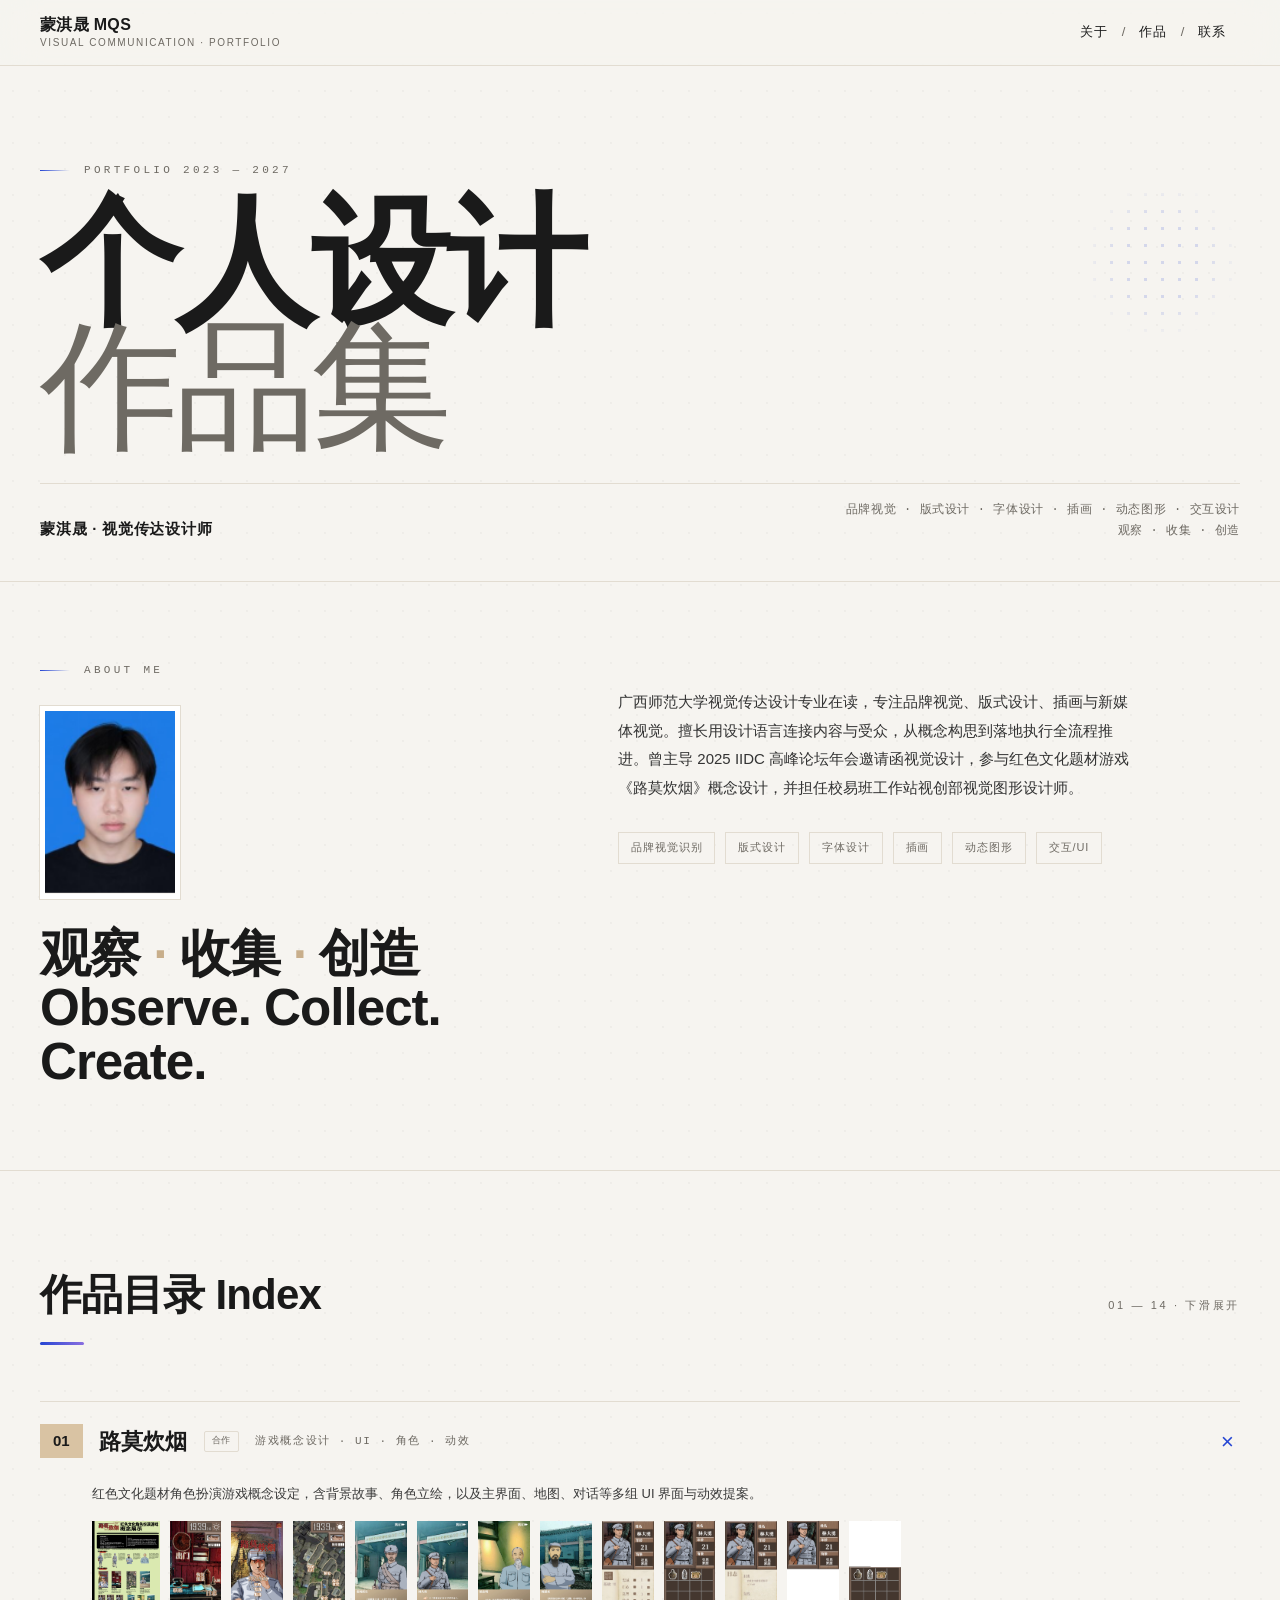
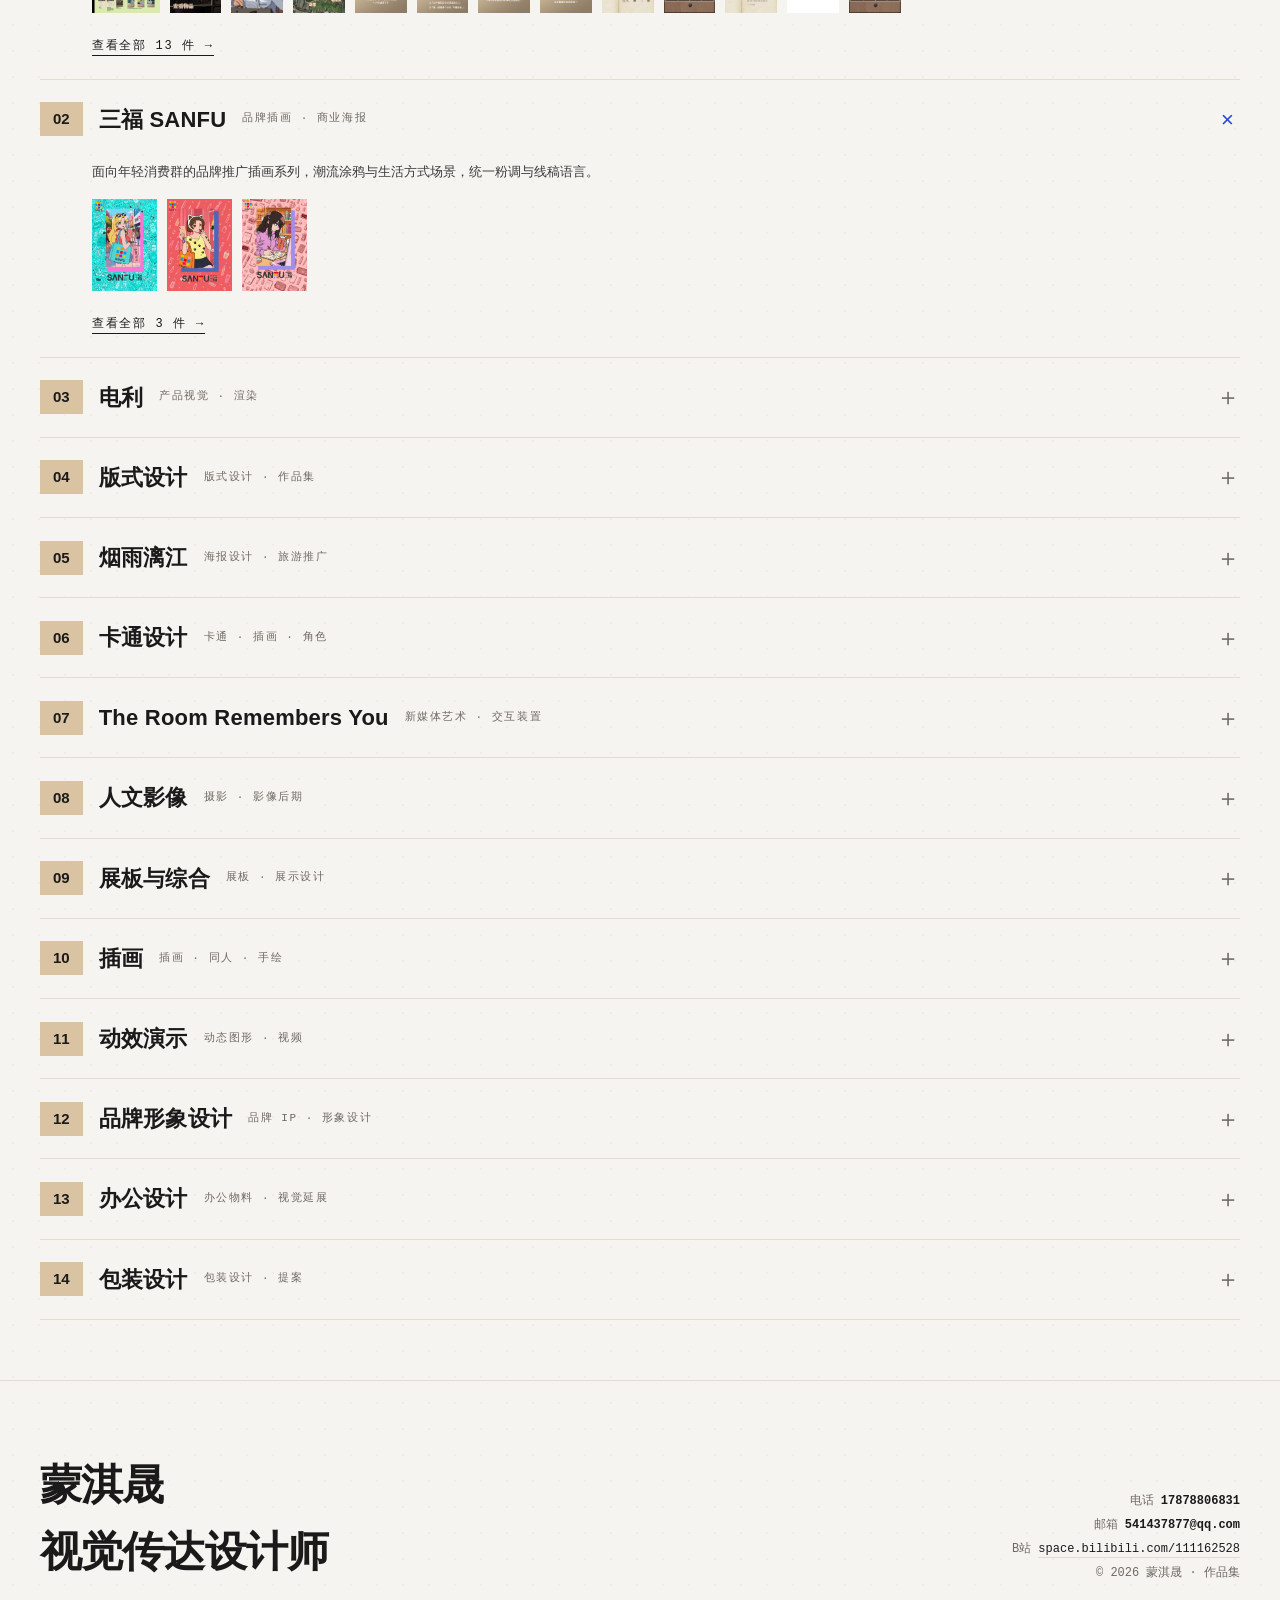
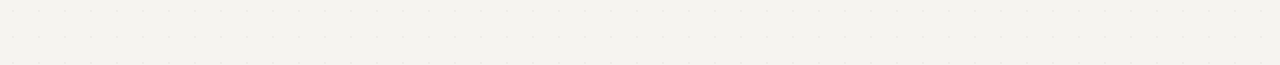
<file: index.html>
<!DOCTYPE html>
<html lang="zh-CN">
<head>
<meta charset="UTF-8">
<meta name="viewport" content="width=device-width, initial-scale=1.0">
<title>蒙淇晟 · 个人设计作品集</title>
<link rel="stylesheet" href="style.css">
<script>document.documentElement.classList.add('js')</script>
</head>
<body>
<header>
  <div class="logo"><b>蒙淇晟 MQS</b><span>Visual Communication · Portfolio</span></div>
  <nav><a href="#about">关于</a><i>/</i><a href="#work">作品</a><i>/</i><a href="#contact">联系</a></nav>
</header>

<section class="hero">
  <div class="eyebrow">Portfolio 2023 — 2027</div>
  <h1>个人设计<br><span class="light">作品集</span></h1>
  <div class="sub">
    <div class="role">蒙淇晟 · 视觉传达设计师</div>
    <div class="desc">品牌视觉 · 版式设计 · 字体设计 · 插画 · 动态图形 · 交互设计<br>观察 · 收集 · 创造</div>
  </div>
</section>

<section class="about" id="about">
  <div class="l">
    <div class="eyebrow">About Me</div>
    <img class="portrait" src="images/photo.png" alt="蒙淇晟">
    <div class="slogan">观察 <span class="dot">·</span> 收集 <span class="dot">·</span> 创造<br>Observe. Collect. Create.</div>
  </div>
  <div class="r">
    <p class="body">广西师范大学视觉传达设计专业在读，专注品牌视觉、版式设计、插画与新媒体视觉。擅长用设计语言连接内容与受众，从概念构思到落地执行全流程推进。曾主导 2025 IIDC 高峰论坛年会邀请函视觉设计，参与红色文化题材游戏《路莫炊烟》概念设计，并担任校易班工作站视创部视觉图形设计师。</p>
    <div class="meta"><span>品牌视觉识别</span><span>版式设计</span><span>字体设计</span><span>插画</span><span>动态图形</span><span>交互/UI</span></div>
  </div>
</section>

<section class="catalogue" id="work">
  <div class="sec-head"><h2>作品目录 Index</h2><span>01 — 14 · 下滑展开</span></div>
  <div class="dir">
<article class="dir-item">
  <button class="dir-head" type="button">
    <span class="kraft">01</span>
    <span class="dir-ttl">路莫炊烟</span>
    <span class="collab-tag">合作</span>
    <span class="dir-cat">游戏概念设计 · UI · 角色 · 动效</span>
    <span class="dir-plus">＋</span>
  </button>
  <div class="dir-body"><div class="dir-inner">
    <p class="dir-desc">红色文化题材角色扮演游戏概念设定，含背景故事、角色立绘，以及主界面、地图、对话等多组 UI 界面与动效提案。</p>
    <div class="dir-thumbs"><a href="projects/lumochuiyan.html"><img src="images/lumochuiyan/01.jpg" alt="概念展板" loading="lazy"></a><a href="projects/lumochuiyan.html"><img src="images/lumochuiyan/02.jpg" alt="主界面" loading="lazy"></a><a href="projects/lumochuiyan.html"><img src="images/lumochuiyan/03.jpg" alt="标题界面" loading="lazy"></a><a href="projects/lumochuiyan.html"><img src="images/lumochuiyan/04.jpg" alt="地图" loading="lazy"></a><a href="projects/lumochuiyan.html"><img src="images/lumochuiyan/05.jpg" alt="对话预览 1" loading="lazy"></a><a href="projects/lumochuiyan.html"><img src="images/lumochuiyan/06.jpg" alt="对话预览 2" loading="lazy"></a><a href="projects/lumochuiyan.html"><img src="images/lumochuiyan/07.jpg" alt="对话预览 3" loading="lazy"></a><a href="projects/lumochuiyan.html"><img src="images/lumochuiyan/08.jpg" alt="对话预览 4" loading="lazy"></a><a href="projects/lumochuiyan.html"><img src="images/lumochuiyan/09.jpg" alt="人物编辑" loading="lazy"></a><a href="projects/lumochuiyan.html"><img src="images/lumochuiyan/10.jpg" alt="物品栏" loading="lazy"></a><a href="projects/lumochuiyan.html"><img src="images/lumochuiyan/11.jpg" alt="日志界面" loading="lazy"></a><a href="projects/lumochuiyan.html"><img src="images/lumochuiyan/12.jpg" alt="素材 1" loading="lazy"></a><a href="projects/lumochuiyan.html"><img src="images/lumochuiyan/13.jpg" alt="素材 2" loading="lazy"></a></div>
    <a class="dir-link" href="projects/lumochuiyan.html">查看全部 13 件 →</a>
  </div></div>
</article>
<article class="dir-item">
  <button class="dir-head" type="button">
    <span class="kraft">02</span>
    <span class="dir-ttl">三福 SANFU</span>
    
    <span class="dir-cat">品牌插画 · 商业海报</span>
    <span class="dir-plus">＋</span>
  </button>
  <div class="dir-body"><div class="dir-inner">
    <p class="dir-desc">面向年轻消费群的品牌推广插画系列，潮流涂鸦与生活方式场景，统一粉调与线稿语言。</p>
    <div class="dir-thumbs"><a href="projects/sanfu.html"><img src="images/sanfu/01.jpg" alt="海报 1" loading="lazy"></a><a href="projects/sanfu.html"><img src="images/sanfu/02.jpg" alt="海报 2" loading="lazy"></a><a href="projects/sanfu.html"><img src="images/sanfu/03.jpg" alt="海报 3" loading="lazy"></a></div>
    <a class="dir-link" href="projects/sanfu.html">查看全部 3 件 →</a>
  </div></div>
</article>
<article class="dir-item">
  <button class="dir-head" type="button">
    <span class="kraft">03</span>
    <span class="dir-ttl">电利</span>
    
    <span class="dir-cat">产品视觉 · 渲染</span>
    <span class="dir-plus">＋</span>
  </button>
  <div class="dir-body"><div class="dir-inner">
    <p class="dir-desc">工业风金属质感排插产品展示，红白几何色块与多角度渲染，强调工艺与「Electricity benefits」理念。</p>
    <div class="dir-thumbs"><a href="projects/dianli.html"><img src="images/dianli/01.jpg" alt="产品渲染" loading="lazy"></a><a href="projects/dianli.html"><img src="images/dianli/02.jpg" alt="品牌标识" loading="lazy"></a></div>
    <a class="dir-link" href="projects/dianli.html">查看全部 2 件 →</a>
  </div></div>
</article>
<article class="dir-item">
  <button class="dir-head" type="button">
    <span class="kraft">04</span>
    <span class="dir-ttl">版式设计</span>
    
    <span class="dir-cat">版式设计 · 作品集</span>
    <span class="dir-plus">＋</span>
  </button>
  <div class="dir-body"><div class="dir-inner">
    <p class="dir-desc">版式设计 13 件排版与概念设计，含字体海报《星火号》、反乌托邦叙事海报与网格系统实验。</p>
    <div class="dir-thumbs"><a href="projects/banshi.html"><img src="images/banshi/01.jpg" alt="封面 · 星火号" loading="lazy"></a><a href="projects/banshi.html"><img src="images/banshi/02.jpg" alt="作品 1" loading="lazy"></a><a href="projects/banshi.html"><img src="images/banshi/03.jpg" alt="作品 2" loading="lazy"></a><a href="projects/banshi.html"><img src="images/banshi/04.jpg" alt="作品 3" loading="lazy"></a><a href="projects/banshi.html"><img src="images/banshi/05.jpg" alt="作品 4" loading="lazy"></a><a href="projects/banshi.html"><img src="images/banshi/06.jpg" alt="作品 5" loading="lazy"></a><a href="projects/banshi.html"><img src="images/banshi/07.jpg" alt="作品 6" loading="lazy"></a><a href="projects/banshi.html"><img src="images/banshi/08.jpg" alt="作品 7" loading="lazy"></a><a href="projects/banshi.html"><img src="images/banshi/09.jpg" alt="作品 8" loading="lazy"></a><a href="projects/banshi.html"><img src="images/banshi/10.jpg" alt="作品 9" loading="lazy"></a><a href="projects/banshi.html"><img src="images/banshi/11.jpg" alt="作品 10" loading="lazy"></a><a href="projects/banshi.html"><img src="images/banshi/12.jpg" alt="作品 11" loading="lazy"></a><a href="projects/banshi.html"><img src="images/banshi/13.jpg" alt="作品 12" loading="lazy"></a><a href="projects/banshi.html"><img src="images/banshi/14.jpg" alt="作品 13" loading="lazy"></a><a href="projects/banshi.html"><img src="images/banshi/15.jpg" alt="封底" loading="lazy"></a></div>
    <a class="dir-link" href="projects/banshi.html">查看全部 15 件 →</a>
  </div></div>
</article>
<article class="dir-item">
  <button class="dir-head" type="button">
    <span class="kraft">05</span>
    <span class="dir-ttl">烟雨漓江</span>
    
    <span class="dir-cat">海报设计 · 旅游推广</span>
    <span class="dir-plus">＋</span>
  </button>
  <div class="dir-body"><div class="dir-inner">
    <p class="dir-desc">桂林山水旅游宣传海报系列，实景摄影与复古地图纹理结合，「烟雨漓江」「十里画廊」主题。</p>
    <div class="dir-thumbs"><a href="projects/lijiang.html"><img src="images/lijiang/01.jpg" alt="烟雨漓江" loading="lazy"></a><a href="projects/lijiang.html"><img src="images/lijiang/02.jpg" alt="十里画廊" loading="lazy"></a></div>
    <a class="dir-link" href="projects/lijiang.html">查看全部 2 件 →</a>
  </div></div>
</article>
<article class="dir-item">
  <button class="dir-head" type="button">
    <span class="kraft">06</span>
    <span class="dir-ttl">卡通设计</span>
    
    <span class="dir-cat">卡通 · 插画 · 角色</span>
    <span class="dir-plus">＋</span>
  </button>
  <div class="dir-body"><div class="dir-inner">
    <p class="dir-desc">卡通插画与动漫角色设计，含高达模型分析与二次元人物插画。</p>
    <div class="dir-thumbs"><a href="projects/katong.html"><img src="images/katong/01.jpg" alt="普露兹 · 高达模型" loading="lazy"></a><a href="projects/katong.html"><img src="images/katong/02.jpg" alt="红发耳机人物" loading="lazy"></a><a href="projects/katong.html"><img src="images/katong/03.webp" alt="战斗服女性角色" loading="lazy"></a></div>
    <a class="dir-link" href="projects/katong.html">查看全部 3 件 →</a>
  </div></div>
</article>
<article class="dir-item">
  <button class="dir-head" type="button">
    <span class="kraft">07</span>
    <span class="dir-ttl">The Room Remembers You</span>
    
    <span class="dir-cat">新媒体艺术 · 交互装置</span>
    <span class="dir-plus">＋</span>
  </button>
  <div class="dir-body"><div class="dir-inner">
    <p class="dir-desc">交互影像装置作品，TouchDesigner 捕捉人影与空间记忆，胶卷式呈现概念与工作流，ROOM ARCHIVE #03。</p>
    <div class="dir-thumbs"><a href="projects/room.html"><img src="images/room/01.jpg" alt="装置展板" loading="lazy"></a></div>
    <a class="dir-link" href="projects/room.html">查看全部 3 件 →</a>
  </div></div>
</article>
<article class="dir-item">
  <button class="dir-head" type="button">
    <span class="kraft">08</span>
    <span class="dir-ttl">人文影像</span>
    
    <span class="dir-cat">摄影 · 影像后期</span>
    <span class="dir-plus">＋</span>
  </button>
  <div class="dir-body"><div class="dir-inner">
    <p class="dir-desc">古建筑与植物摄影，素描化、边缘检测等艺术滤镜的后期处理实验。</p>
    <div class="dir-thumbs"><a href="projects/renwen.html"><img src="images/renwen/01.jpg" alt="后期处理 1" loading="lazy"></a><a href="projects/renwen.html"><img src="images/renwen/02.jpg" alt="后期处理 2" loading="lazy"></a><a href="projects/renwen.html"><img src="images/renwen/03.jpg" alt="后期处理 3" loading="lazy"></a><a href="projects/renwen.html"><img src="images/renwen/04.jpg" alt="后期处理 4" loading="lazy"></a><a href="projects/renwen.html"><img src="images/renwen/05.jpg" alt="后期处理 5" loading="lazy"></a><a href="projects/renwen.html"><img src="images/renwen/06.jpg" alt="后期处理 6" loading="lazy"></a><a href="projects/renwen.html"><img src="images/renwen/07.jpg" alt="后期处理 7" loading="lazy"></a><a href="projects/renwen.html"><img src="images/renwen/08.jpg" alt="后期处理 8" loading="lazy"></a></div>
    <a class="dir-link" href="projects/renwen.html">查看全部 8 件 →</a>
  </div></div>
</article>
<article class="dir-item">
  <button class="dir-head" type="button">
    <span class="kraft">09</span>
    <span class="dir-ttl">展板与综合</span>
    
    <span class="dir-cat">展板 · 展示设计</span>
    <span class="dir-plus">＋</span>
  </button>
  <div class="dir-body"><div class="dir-inner">
    <p class="dir-desc">展示展板与综合设计作品。</p>
    <div class="dir-thumbs"><a href="projects/zhanban.html"><img src="images/zhanban/01.jpg" alt="展板 1" loading="lazy"></a><a href="projects/zhanban.html"><img src="images/zhanban/02.jpg" alt="展板 2" loading="lazy"></a><a href="projects/zhanban.html"><img src="images/zhanban/03.jpg" alt="综合" loading="lazy"></a></div>
    <a class="dir-link" href="projects/zhanban.html">查看全部 3 件 →</a>
  </div></div>
</article>
<article class="dir-item">
  <button class="dir-head" type="button">
    <span class="kraft">10</span>
    <span class="dir-ttl">插画</span>
    
    <span class="dir-cat">插画 · 同人 · 手绘</span>
    <span class="dir-plus">＋</span>
  </button>
  <div class="dir-body"><div class="dir-inner">
    <p class="dir-desc">二次元与写实题材插画创作，涵盖暗黑叙事、复古宣传画、动漫同人与贴纸风。</p>
    <div class="dir-thumbs"><a href="projects/chahua.html"><img src="images/chahua/01.jpg" alt="BLOODY FACE ICE" loading="lazy"></a><a href="projects/chahua.html"><img src="images/chahua/02.jpg" alt="苏联宣传画" loading="lazy"></a><a href="projects/chahua.html"><img src="images/chahua/03.jpg" alt="孤独摇滚 · 同人" loading="lazy"></a><a href="projects/chahua.html"><img src="images/chahua/04.webp" alt="啦啦队少女" loading="lazy"></a></div>
    <a class="dir-link" href="projects/chahua.html">查看全部 4 件 →</a>
  </div></div>
</article>
<article class="dir-item">
  <button class="dir-head" type="button">
    <span class="kraft">11</span>
    <span class="dir-ttl">动效演示</span>
    
    <span class="dir-cat">动态图形 · 视频</span>
    <span class="dir-plus">＋</span>
  </button>
  <div class="dir-body"><div class="dir-inner">
    <p class="dir-desc">动态图形与动效演示，含视觉动效片段与动画作品。</p>
    <div class="dir-thumbs dir-thumbs-empty">视频作品 · 点击标题查看</div>
    <a class="dir-link" href="projects/dongxiao.html">查看全部 2 件 →</a>
  </div></div>
</article>
<article class="dir-item">
  <button class="dir-head" type="button">
    <span class="kraft">12</span>
    <span class="dir-ttl">品牌形象设计</span>
    
    <span class="dir-cat">品牌 IP · 形象设计</span>
    <span class="dir-plus">＋</span>
  </button>
  <div class="dir-body"><div class="dir-inner">
    <p class="dir-desc">「小鱿鱼」IP 形象设计，含三色角色三视图与手绘表情包草图。</p>
    <div class="dir-thumbs"><a href="projects/pinpai.html"><img src="images/pinpai/01.jpg" alt="表情包草图" loading="lazy"></a><a href="projects/pinpai.html"><img src="images/pinpai/02.jpg" alt="红色 IP 三视图" loading="lazy"></a><a href="projects/pinpai.html"><img src="images/pinpai/03.jpg" alt="蓝色 IP 三视图" loading="lazy"></a><a href="projects/pinpai.html"><img src="images/pinpai/04.jpg" alt="黄色 IP 三视图" loading="lazy"></a></div>
    <a class="dir-link" href="projects/pinpai.html">查看全部 4 件 →</a>
  </div></div>
</article>
<article class="dir-item">
  <button class="dir-head" type="button">
    <span class="kraft">13</span>
    <span class="dir-ttl">办公设计</span>
    
    <span class="dir-cat">办公物料 · 视觉延展</span>
    <span class="dir-plus">＋</span>
  </button>
  <div class="dir-body"><div class="dir-inner">
    <p class="dir-desc">品牌办公物料设计，含名片、信封、信纸等视觉延展。</p>
    <div class="dir-thumbs"><a href="projects/bangong.html"><img src="images/bangong/01.jpg" alt="名片 · 正面" loading="lazy"></a><a href="projects/bangong.html"><img src="images/bangong/02.jpg" alt="名片 · 背面" loading="lazy"></a><a href="projects/bangong.html"><img src="images/bangong/03.jpg" alt="信封 · 背面" loading="lazy"></a><a href="projects/bangong.html"><img src="images/bangong/04.jpg" alt="信纸 · 背面" loading="lazy"></a></div>
    <a class="dir-link" href="projects/bangong.html">查看全部 4 件 →</a>
  </div></div>
</article>
<article class="dir-item">
  <button class="dir-head" type="button">
    <span class="kraft">14</span>
    <span class="dir-ttl">包装设计</span>
    
    <span class="dir-cat">包装设计 · 提案</span>
    <span class="dir-plus">＋</span>
  </button>
  <div class="dir-body"><div class="dir-inner">
    <p class="dir-desc">纳爱斯牙膏包装设计，针对牙龈松动与假牙专用人群的系列提案。</p>
    <div class="dir-thumbs"><a href="projects/baozhuang.html"><img src="images/baozhuang/01.jpg" alt="牙龈松动 · 草本牙膏" loading="lazy"></a><a href="projects/baozhuang.html"><img src="images/baozhuang/02.jpg" alt="假牙专用 · 清香牙膏" loading="lazy"></a><a href="projects/baozhuang.html"><img src="images/baozhuang/03.webp" alt="牙龈松动 · 包装提案" loading="lazy"></a><a href="projects/baozhuang.html"><img src="images/baozhuang/04.jpg" alt="假牙专用 · 包装提案" loading="lazy"></a><a href="projects/baozhuang.html"><img src="images/baozhuang/05.jpg" alt="牙龈松动 · 包装展开图" loading="lazy"></a><a href="projects/baozhuang.html"><img src="images/baozhuang/06.jpg" alt="假牙专用 · 包装展开图" loading="lazy"></a></div>
    <a class="dir-link" href="projects/baozhuang.html">查看全部 6 件 →</a>
  </div></div>
</article>
  </div>
</section>

<footer id="contact">
  <div class="big">蒙淇晟<br>视觉传达设计师</div>
  <div class="ct">电话 <b>17878806831</b><br>邮箱 <b>541437877@qq.com</b><br>B站 <a href="https://space.bilibili.com/111162528?spm_id_from=333.1007.0.0" target="_blank" rel="noopener">space.bilibili.com/111162528</a><br>© 2026 蒙淇晟 · 作品集</div>
</footer>
<script src="script.js" defer></script>
</body>
</html>
</file>
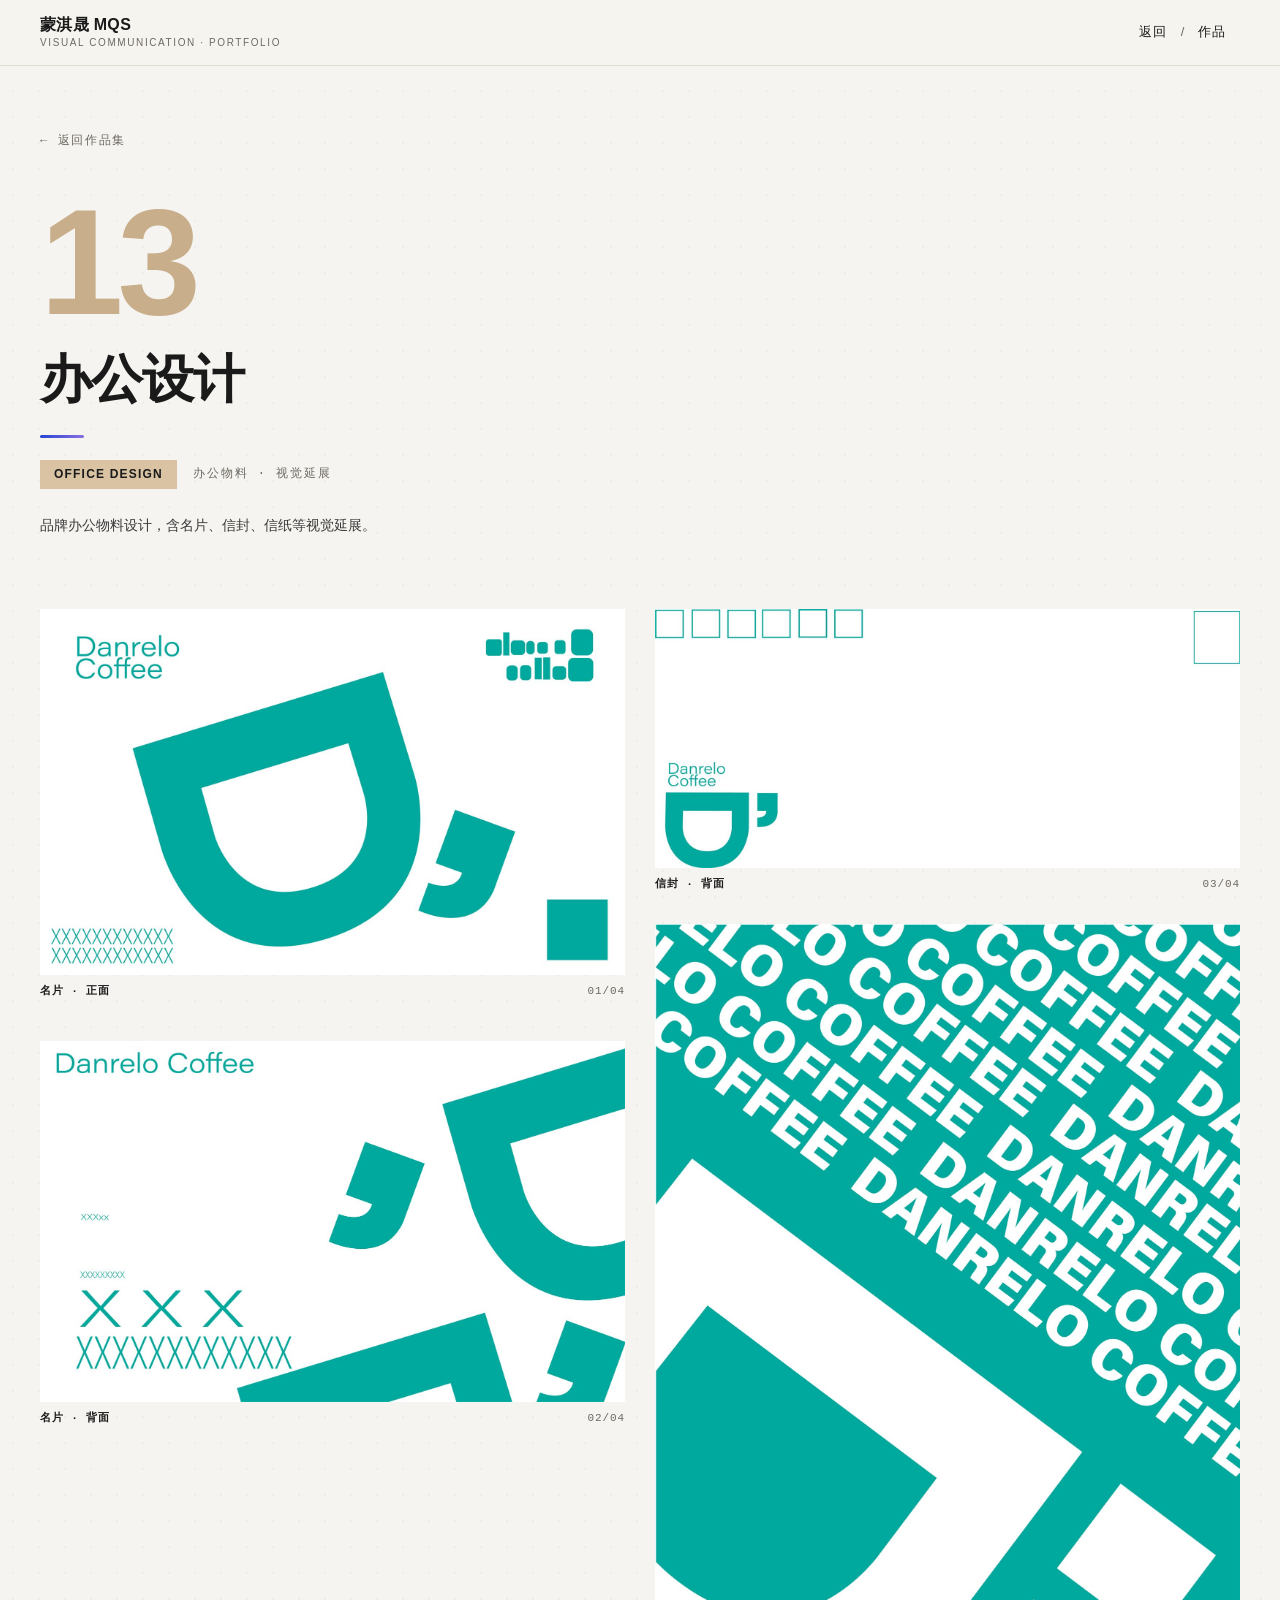
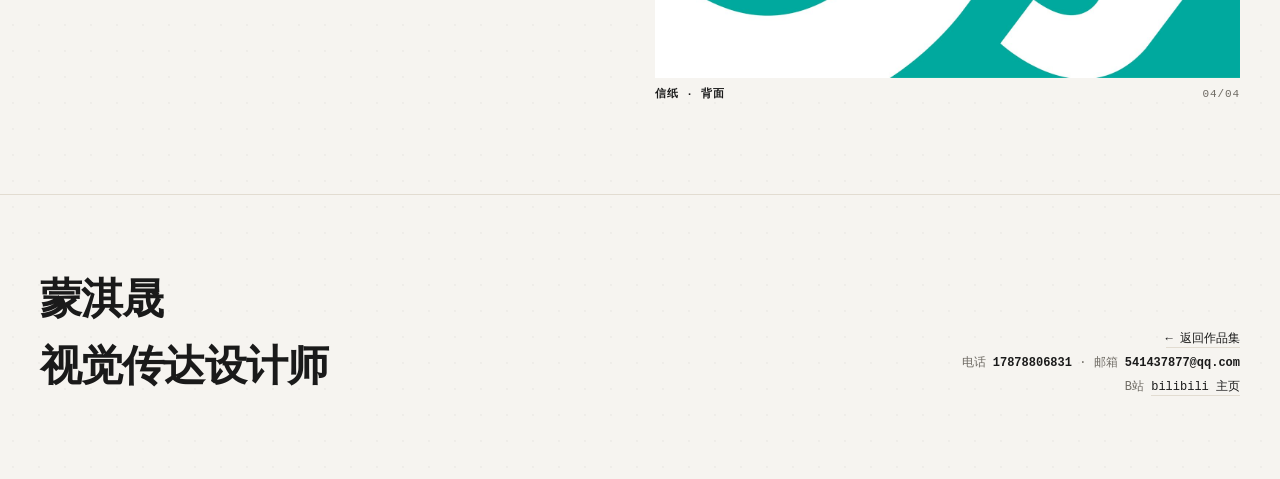
<file: projects/bangong.html>
<!DOCTYPE html>
<html lang="zh-CN">
<head>
<meta charset="UTF-8">
<meta name="viewport" content="width=device-width, initial-scale=1.0">
<title>办公设计 · 蒙淇晟作品集</title>
<link rel="stylesheet" href="../style.css">
<script>document.documentElement.classList.add('js')</script>
</head>
<body>
<header>
  <div class="logo"><b>蒙淇晟 MQS</b><span>Visual Communication · Portfolio</span></div>
  <nav><a href="../index.html">返回</a><i>/</i><a href="../index.html#work">作品</a></nav>
</header>

<section class="sub-hero">
  <a class="back" href="../index.html">← 返回作品集</a>
  <div class="num"><span class="k">13</span></div>
  <div class="ttl">办公设计</div>
  <div class="meta"><span class="kraft">OFFICE DESIGN</span><span class="cat">办公物料 · 视觉延展</span></div>
  <div class="desc">品牌办公物料设计，含名片、信封、信纸等视觉延展。</div>
</section>

<section class="collage">
  <figure class="reveal"><img src="../images/bangong/01.jpg" alt="名片 · 正面" loading="lazy"><figcaption><b>名片 · 正面</b><span>01/04</span></figcaption></figure>
  <figure class="reveal"><img src="../images/bangong/02.jpg" alt="名片 · 背面" loading="lazy"><figcaption><b>名片 · 背面</b><span>02/04</span></figcaption></figure>
  <figure class="reveal"><img src="../images/bangong/03.jpg" alt="信封 · 背面" loading="lazy"><figcaption><b>信封 · 背面</b><span>03/04</span></figcaption></figure>
  <figure class="reveal"><img src="../images/bangong/04.jpg" alt="信纸 · 背面" loading="lazy"><figcaption><b>信纸 · 背面</b><span>04/04</span></figcaption></figure>
</section>

<footer id="contact">
  <div class="big">蒙淇晟<br>视觉传达设计师</div>
  <div class="ct"><a href="../index.html">← 返回作品集</a><br>电话 <b>17878806831</b> · 邮箱 <b>541437877@qq.com</b><br>B站 <a href="https://space.bilibili.com/111162528?spm_id_from=333.1007.0.0" target="_blank" rel="noopener">bilibili 主页</a></div>
</footer>
<script src="../script.js" defer></script>
</body>
</html>
</file>
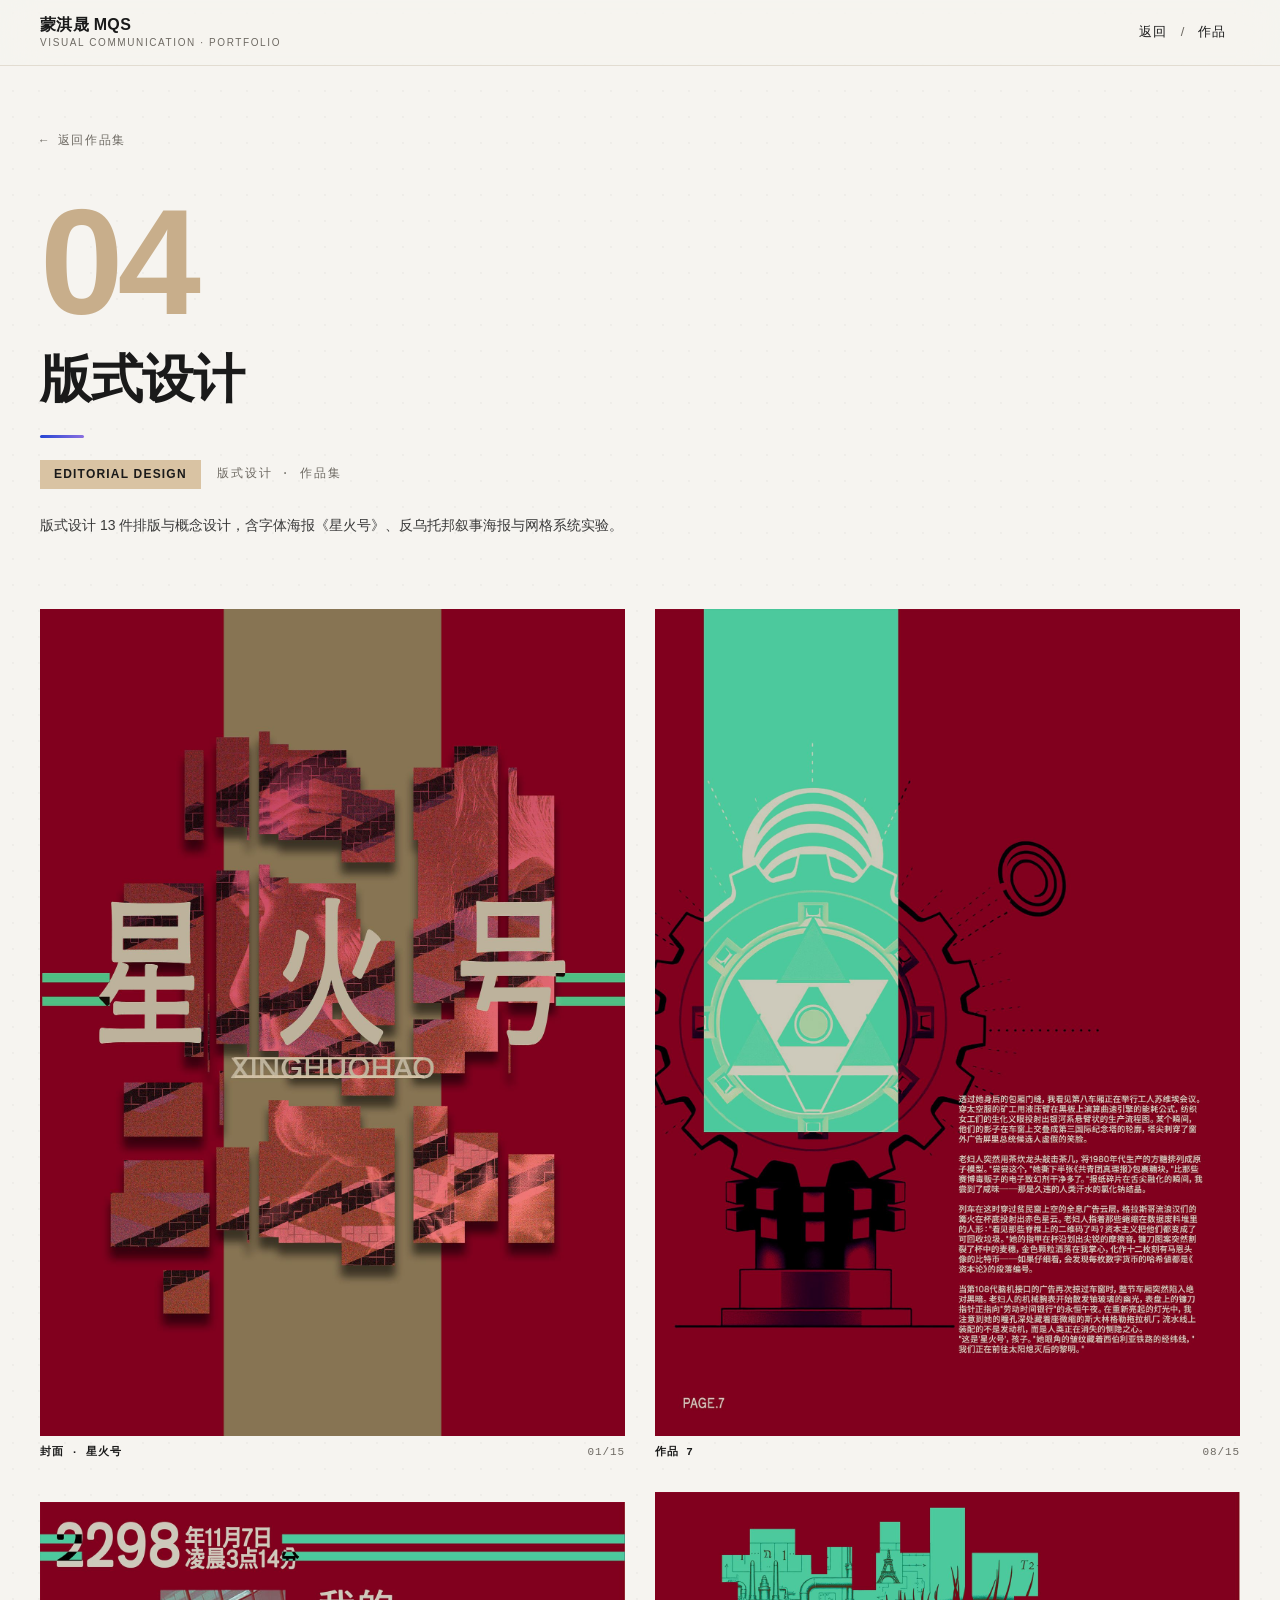
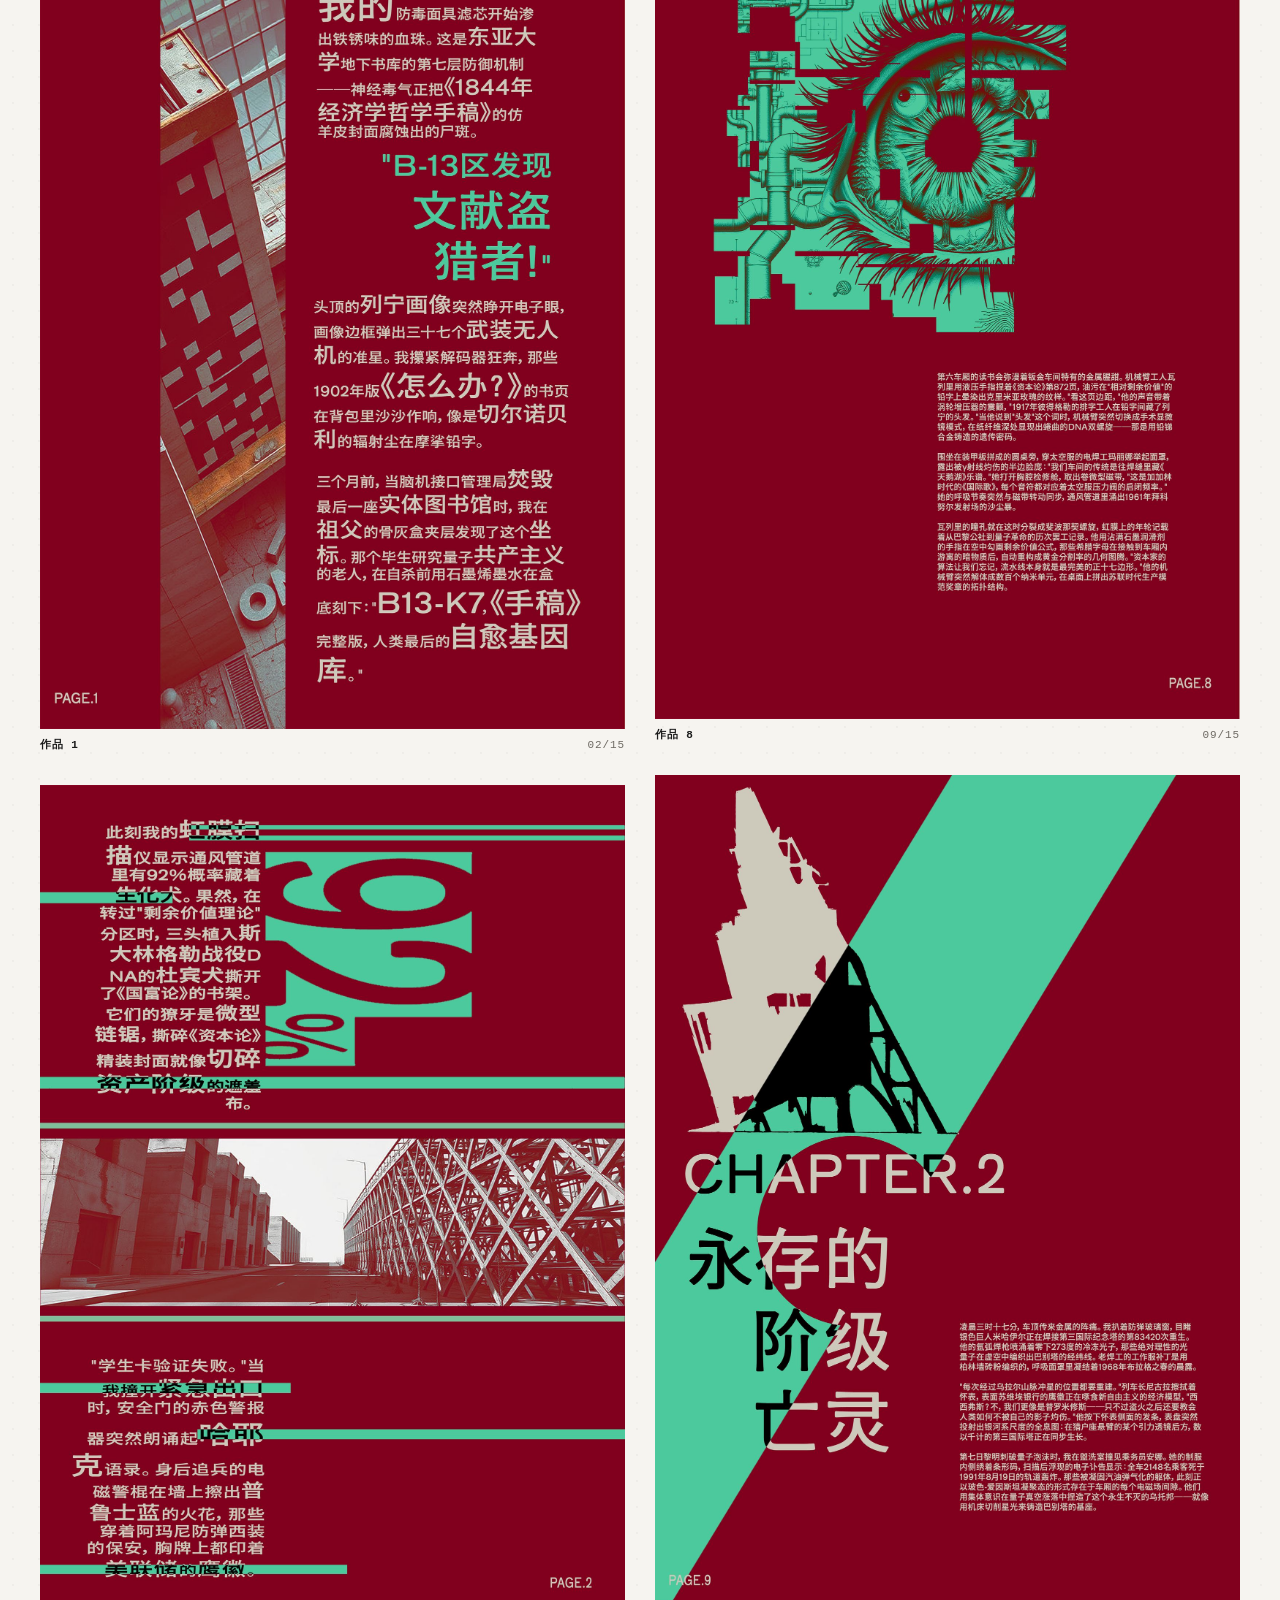
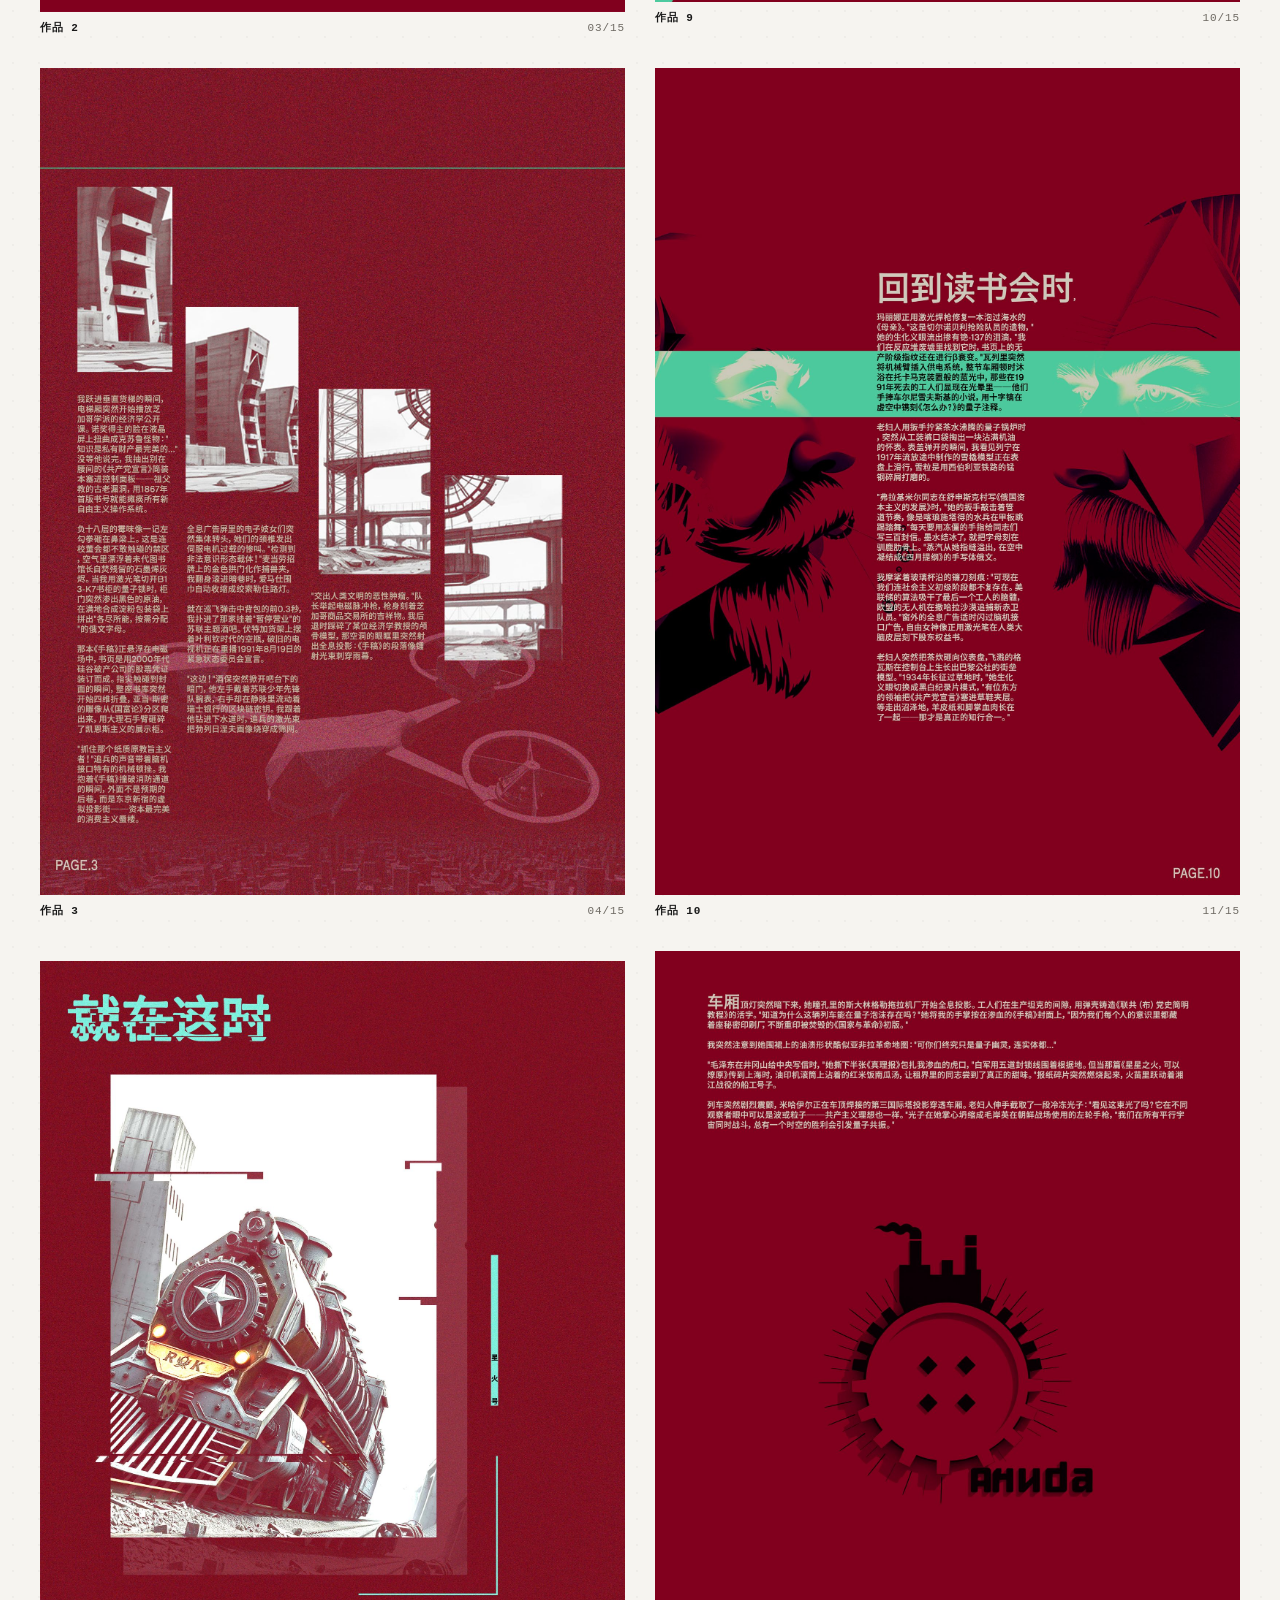
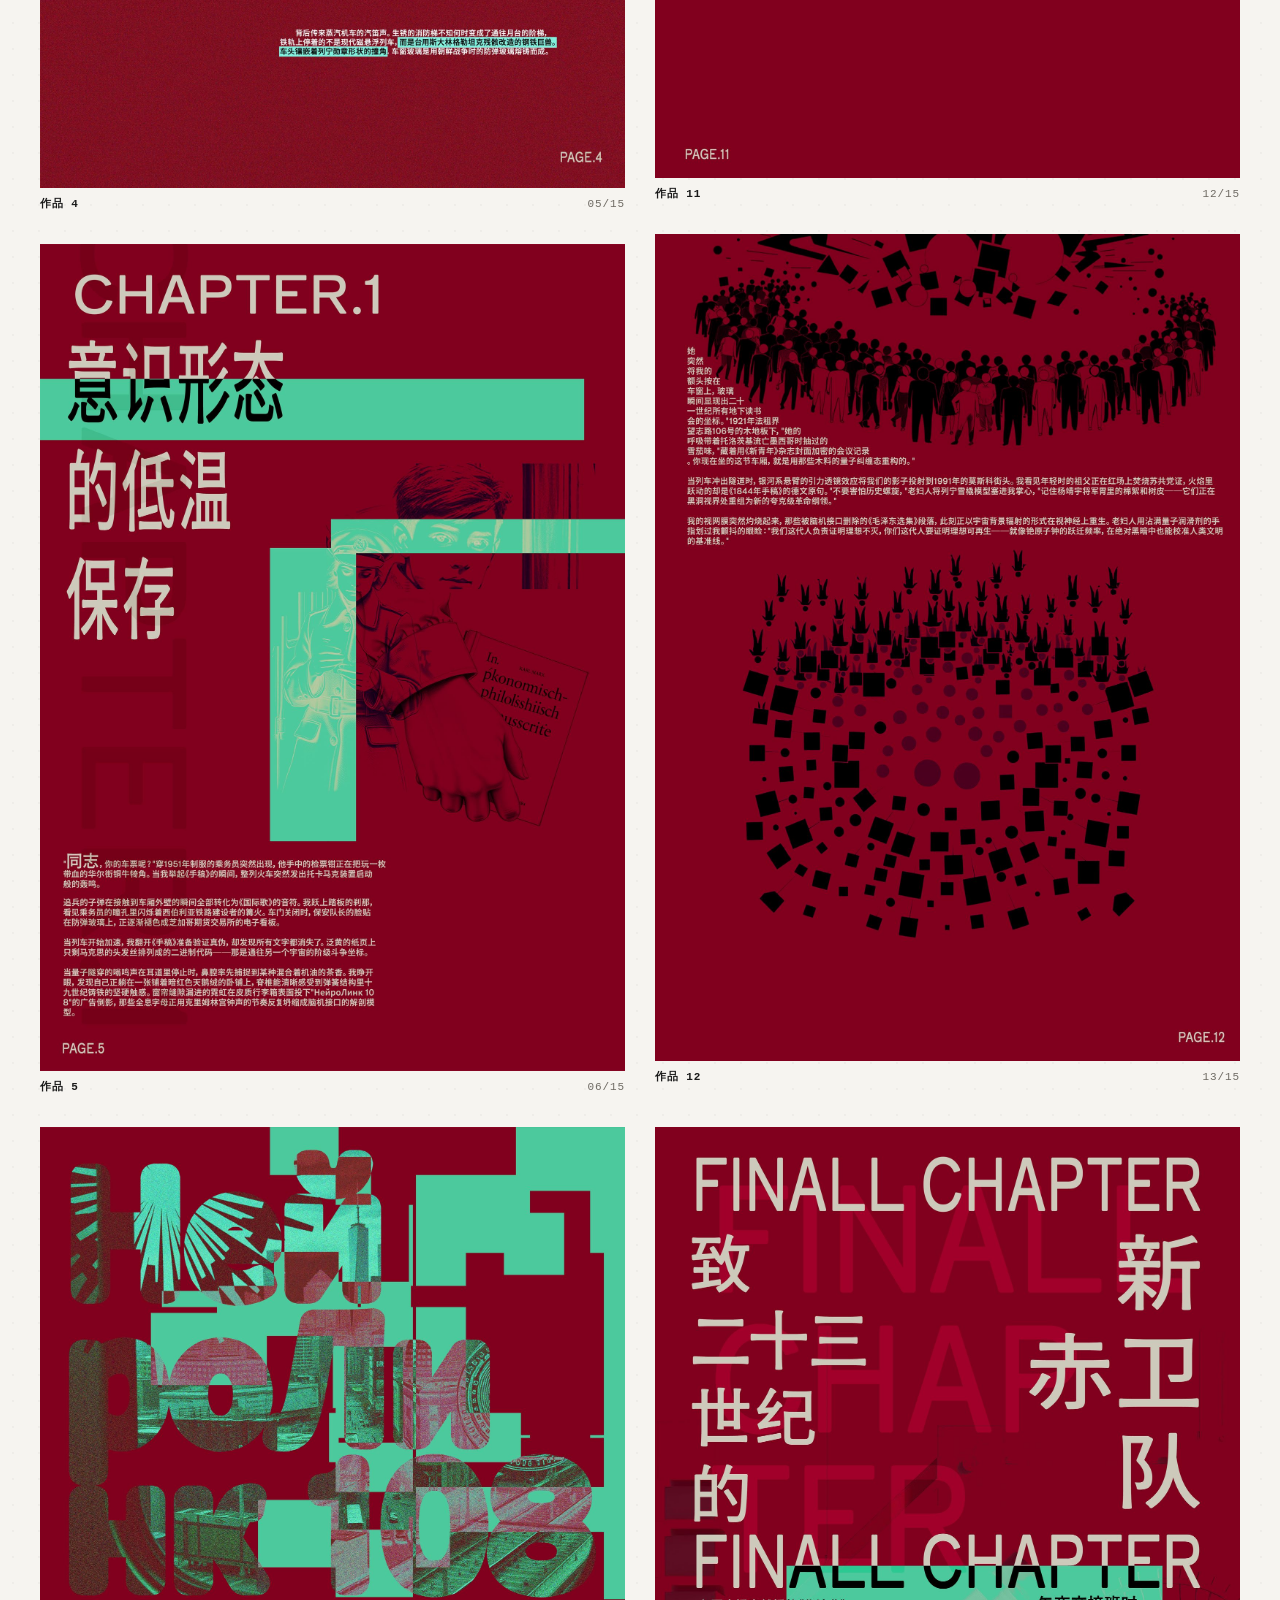
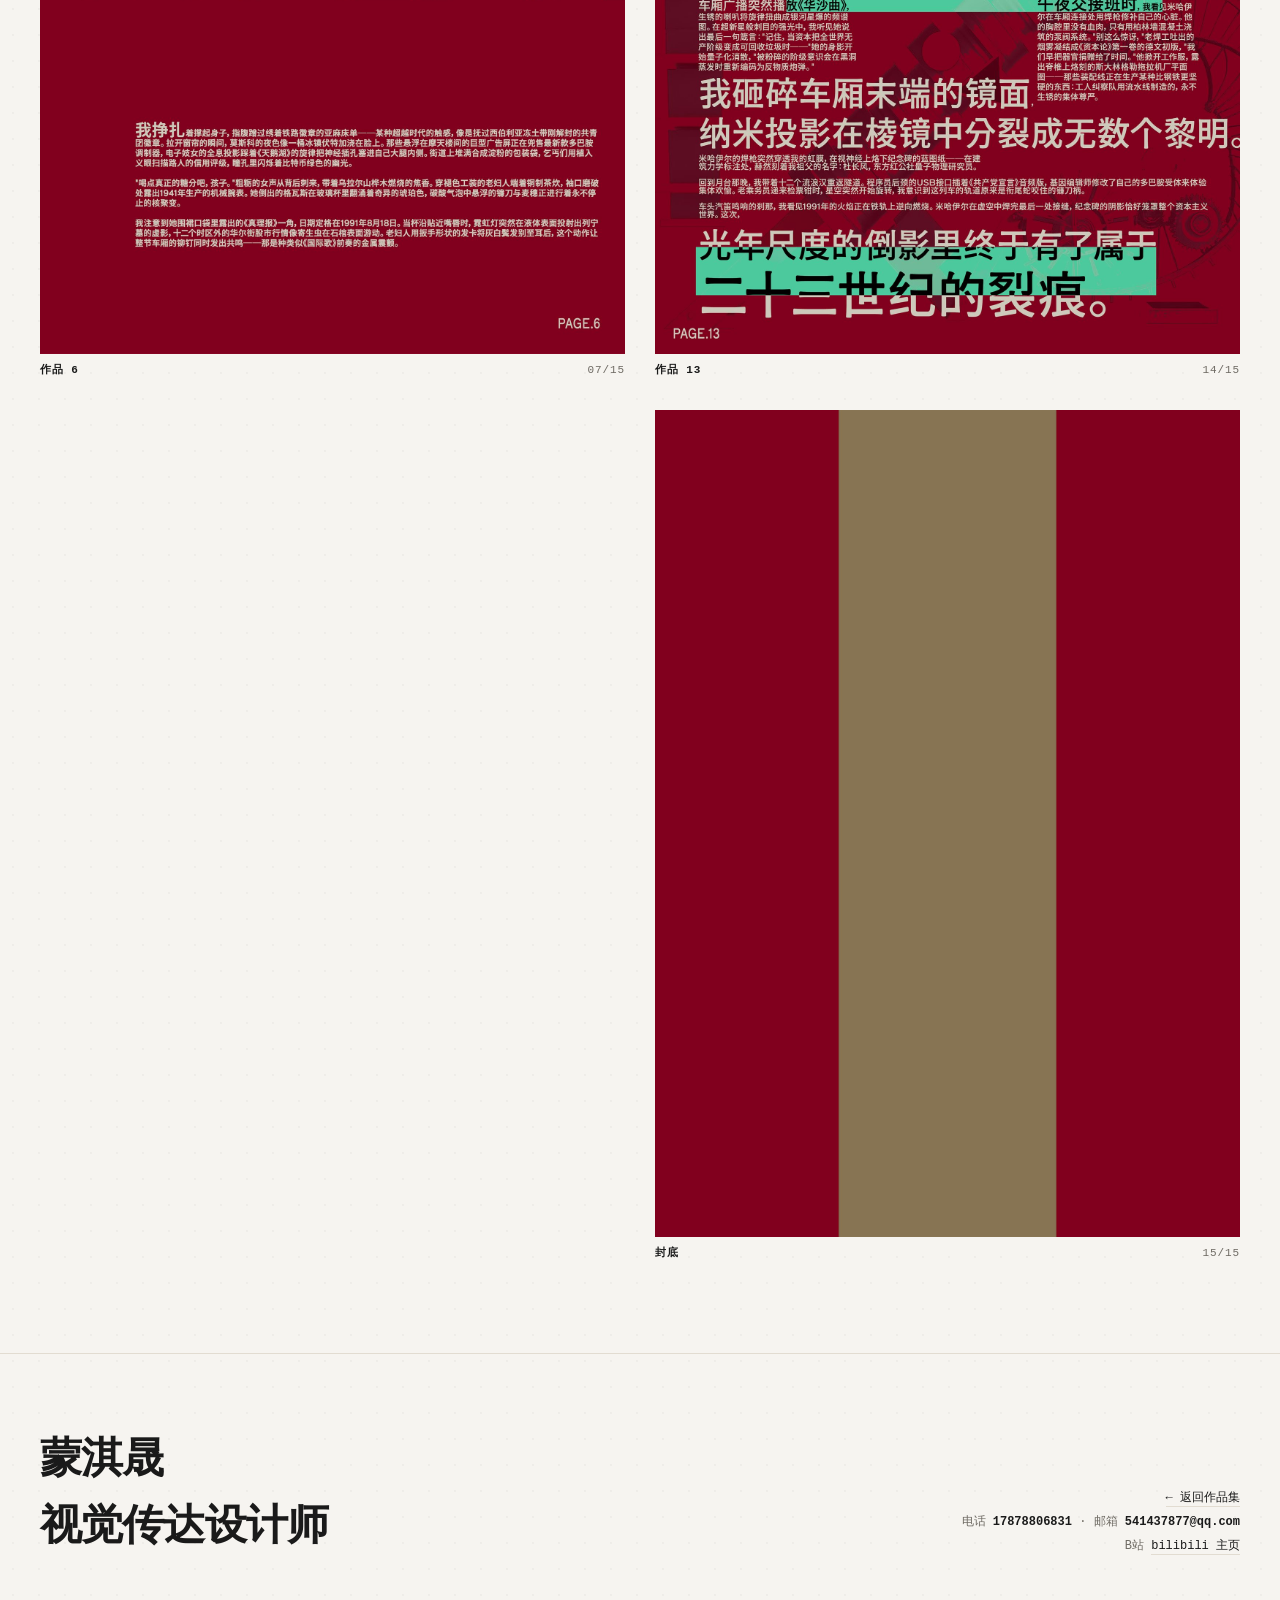
<file: projects/banshi.html>
<!DOCTYPE html>
<html lang="zh-CN">
<head>
<meta charset="UTF-8">
<meta name="viewport" content="width=device-width, initial-scale=1.0">
<title>版式设计 · 蒙淇晟作品集</title>
<link rel="stylesheet" href="../style.css">
<script>document.documentElement.classList.add('js')</script>
</head>
<body>
<header>
  <div class="logo"><b>蒙淇晟 MQS</b><span>Visual Communication · Portfolio</span></div>
  <nav><a href="../index.html">返回</a><i>/</i><a href="../index.html#work">作品</a></nav>
</header>

<section class="sub-hero">
  <a class="back" href="../index.html">← 返回作品集</a>
  <div class="num"><span class="k">04</span></div>
  <div class="ttl">版式设计</div>
  <div class="meta"><span class="kraft">EDITORIAL DESIGN</span><span class="cat">版式设计 · 作品集</span></div>
  <div class="desc">版式设计 13 件排版与概念设计，含字体海报《星火号》、反乌托邦叙事海报与网格系统实验。</div>
</section>

<section class="collage">
  <figure class="reveal"><img src="../images/banshi/01.jpg" alt="封面 · 星火号" loading="lazy"><figcaption><b>封面 · 星火号</b><span>01/15</span></figcaption></figure>
  <figure class="reveal"><img src="../images/banshi/02.jpg" alt="作品 1" loading="lazy"><figcaption><b>作品 1</b><span>02/15</span></figcaption></figure>
  <figure class="reveal"><img src="../images/banshi/03.jpg" alt="作品 2" loading="lazy"><figcaption><b>作品 2</b><span>03/15</span></figcaption></figure>
  <figure class="reveal"><img src="../images/banshi/04.jpg" alt="作品 3" loading="lazy"><figcaption><b>作品 3</b><span>04/15</span></figcaption></figure>
  <figure class="reveal"><img src="../images/banshi/05.jpg" alt="作品 4" loading="lazy"><figcaption><b>作品 4</b><span>05/15</span></figcaption></figure>
  <figure class="reveal"><img src="../images/banshi/06.jpg" alt="作品 5" loading="lazy"><figcaption><b>作品 5</b><span>06/15</span></figcaption></figure>
  <figure class="reveal"><img src="../images/banshi/07.jpg" alt="作品 6" loading="lazy"><figcaption><b>作品 6</b><span>07/15</span></figcaption></figure>
  <figure class="reveal"><img src="../images/banshi/08.jpg" alt="作品 7" loading="lazy"><figcaption><b>作品 7</b><span>08/15</span></figcaption></figure>
  <figure class="reveal"><img src="../images/banshi/09.jpg" alt="作品 8" loading="lazy"><figcaption><b>作品 8</b><span>09/15</span></figcaption></figure>
  <figure class="reveal"><img src="../images/banshi/10.jpg" alt="作品 9" loading="lazy"><figcaption><b>作品 9</b><span>10/15</span></figcaption></figure>
  <figure class="reveal"><img src="../images/banshi/11.jpg" alt="作品 10" loading="lazy"><figcaption><b>作品 10</b><span>11/15</span></figcaption></figure>
  <figure class="reveal"><img src="../images/banshi/12.jpg" alt="作品 11" loading="lazy"><figcaption><b>作品 11</b><span>12/15</span></figcaption></figure>
  <figure class="reveal"><img src="../images/banshi/13.jpg" alt="作品 12" loading="lazy"><figcaption><b>作品 12</b><span>13/15</span></figcaption></figure>
  <figure class="reveal"><img src="../images/banshi/14.jpg" alt="作品 13" loading="lazy"><figcaption><b>作品 13</b><span>14/15</span></figcaption></figure>
  <figure class="reveal"><img src="../images/banshi/15.jpg" alt="封底" loading="lazy"><figcaption><b>封底</b><span>15/15</span></figcaption></figure>
</section>

<footer id="contact">
  <div class="big">蒙淇晟<br>视觉传达设计师</div>
  <div class="ct"><a href="../index.html">← 返回作品集</a><br>电话 <b>17878806831</b> · 邮箱 <b>541437877@qq.com</b><br>B站 <a href="https://space.bilibili.com/111162528?spm_id_from=333.1007.0.0" target="_blank" rel="noopener">bilibili 主页</a></div>
</footer>
<script src="../script.js" defer></script>
</body>
</html>
</file>
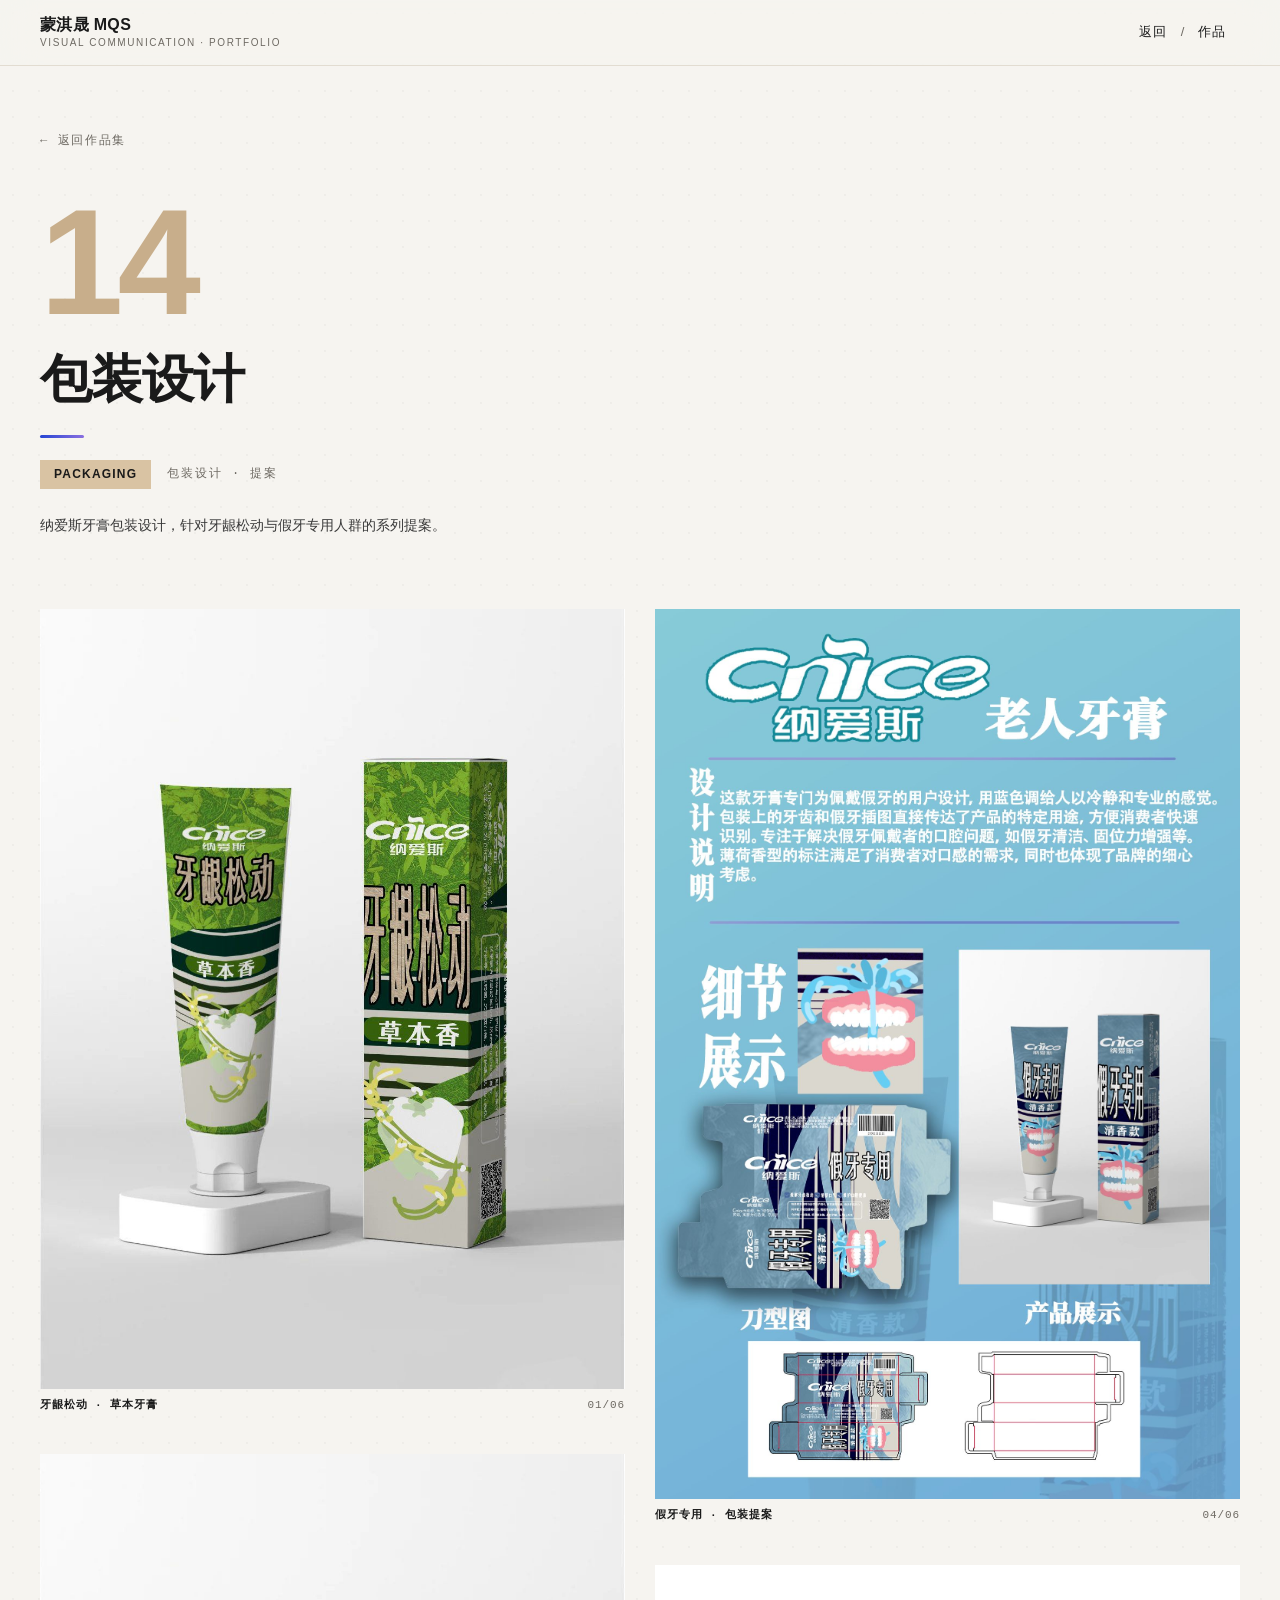
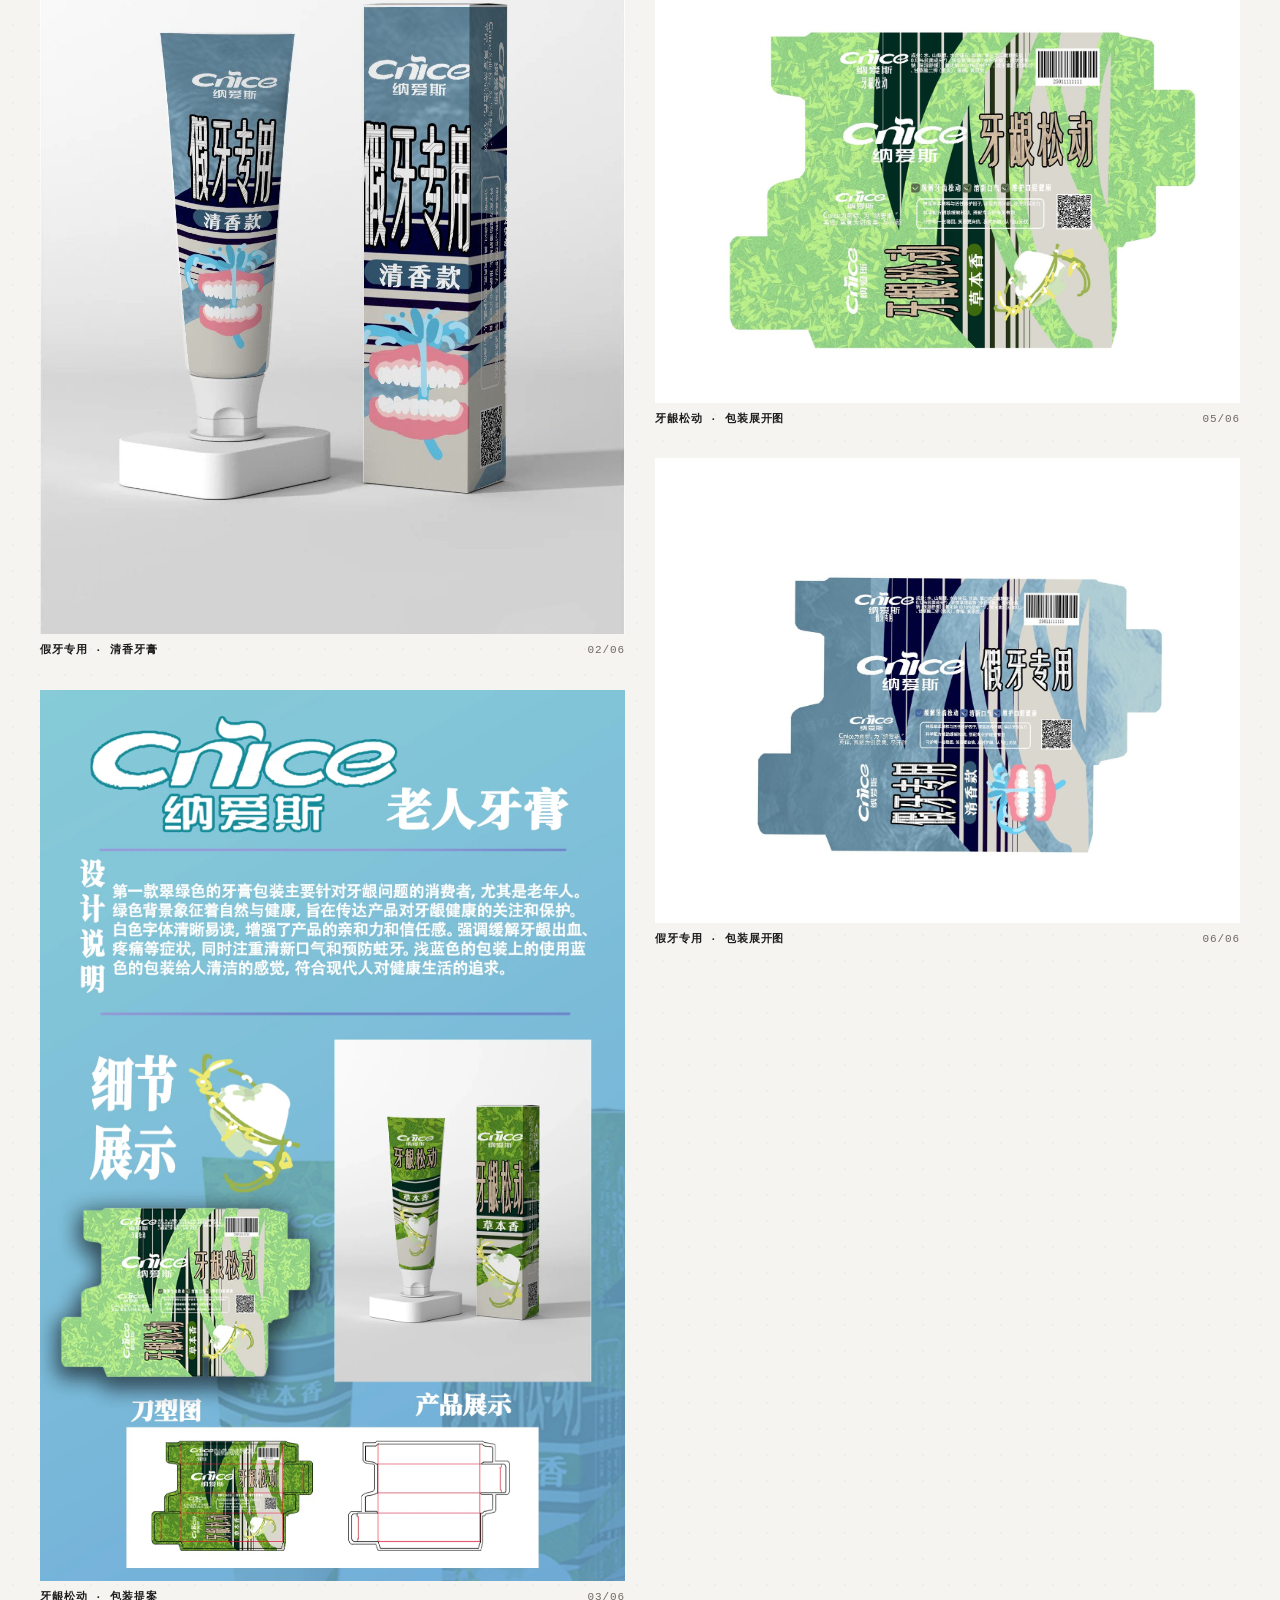
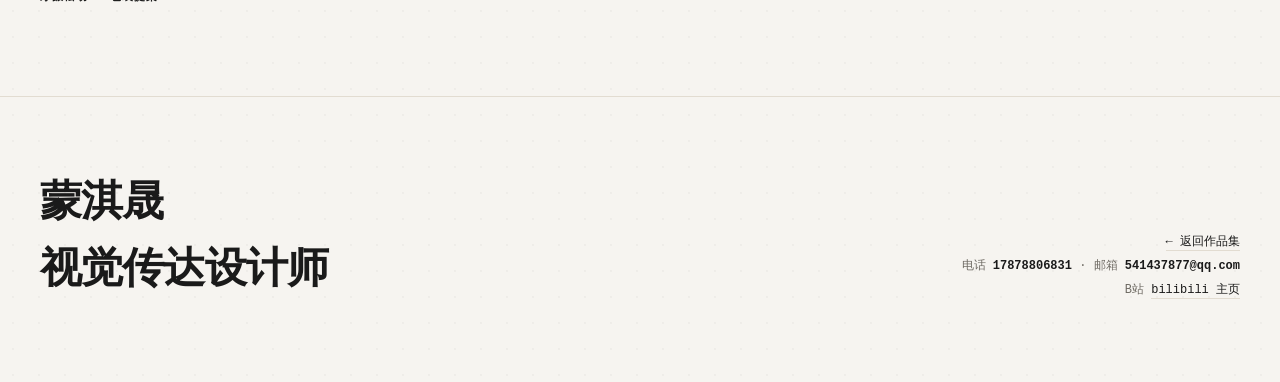
<file: projects/baozhuang.html>
<!DOCTYPE html>
<html lang="zh-CN">
<head>
<meta charset="UTF-8">
<meta name="viewport" content="width=device-width, initial-scale=1.0">
<title>包装设计 · 蒙淇晟作品集</title>
<link rel="stylesheet" href="../style.css">
<script>document.documentElement.classList.add('js')</script>
</head>
<body>
<header>
  <div class="logo"><b>蒙淇晟 MQS</b><span>Visual Communication · Portfolio</span></div>
  <nav><a href="../index.html">返回</a><i>/</i><a href="../index.html#work">作品</a></nav>
</header>

<section class="sub-hero">
  <a class="back" href="../index.html">← 返回作品集</a>
  <div class="num"><span class="k">14</span></div>
  <div class="ttl">包装设计</div>
  <div class="meta"><span class="kraft">PACKAGING</span><span class="cat">包装设计 · 提案</span></div>
  <div class="desc">纳爱斯牙膏包装设计，针对牙龈松动与假牙专用人群的系列提案。</div>
</section>

<section class="collage">
  <figure class="reveal"><img src="../images/baozhuang/01.jpg" alt="牙龈松动 · 草本牙膏" loading="lazy"><figcaption><b>牙龈松动 · 草本牙膏</b><span>01/06</span></figcaption></figure>
  <figure class="reveal"><img src="../images/baozhuang/02.jpg" alt="假牙专用 · 清香牙膏" loading="lazy"><figcaption><b>假牙专用 · 清香牙膏</b><span>02/06</span></figcaption></figure>
  <figure class="reveal"><img src="../images/baozhuang/03.webp" alt="牙龈松动 · 包装提案" loading="lazy"><figcaption><b>牙龈松动 · 包装提案</b><span>03/06</span></figcaption></figure>
  <figure class="reveal"><img src="../images/baozhuang/04.jpg" alt="假牙专用 · 包装提案" loading="lazy"><figcaption><b>假牙专用 · 包装提案</b><span>04/06</span></figcaption></figure>
  <figure class="reveal"><img src="../images/baozhuang/05.jpg" alt="牙龈松动 · 包装展开图" loading="lazy"><figcaption><b>牙龈松动 · 包装展开图</b><span>05/06</span></figcaption></figure>
  <figure class="reveal"><img src="../images/baozhuang/06.jpg" alt="假牙专用 · 包装展开图" loading="lazy"><figcaption><b>假牙专用 · 包装展开图</b><span>06/06</span></figcaption></figure>
</section>

<footer id="contact">
  <div class="big">蒙淇晟<br>视觉传达设计师</div>
  <div class="ct"><a href="../index.html">← 返回作品集</a><br>电话 <b>17878806831</b> · 邮箱 <b>541437877@qq.com</b><br>B站 <a href="https://space.bilibili.com/111162528?spm_id_from=333.1007.0.0" target="_blank" rel="noopener">bilibili 主页</a></div>
</footer>
<script src="../script.js" defer></script>
</body>
</html>
</file>
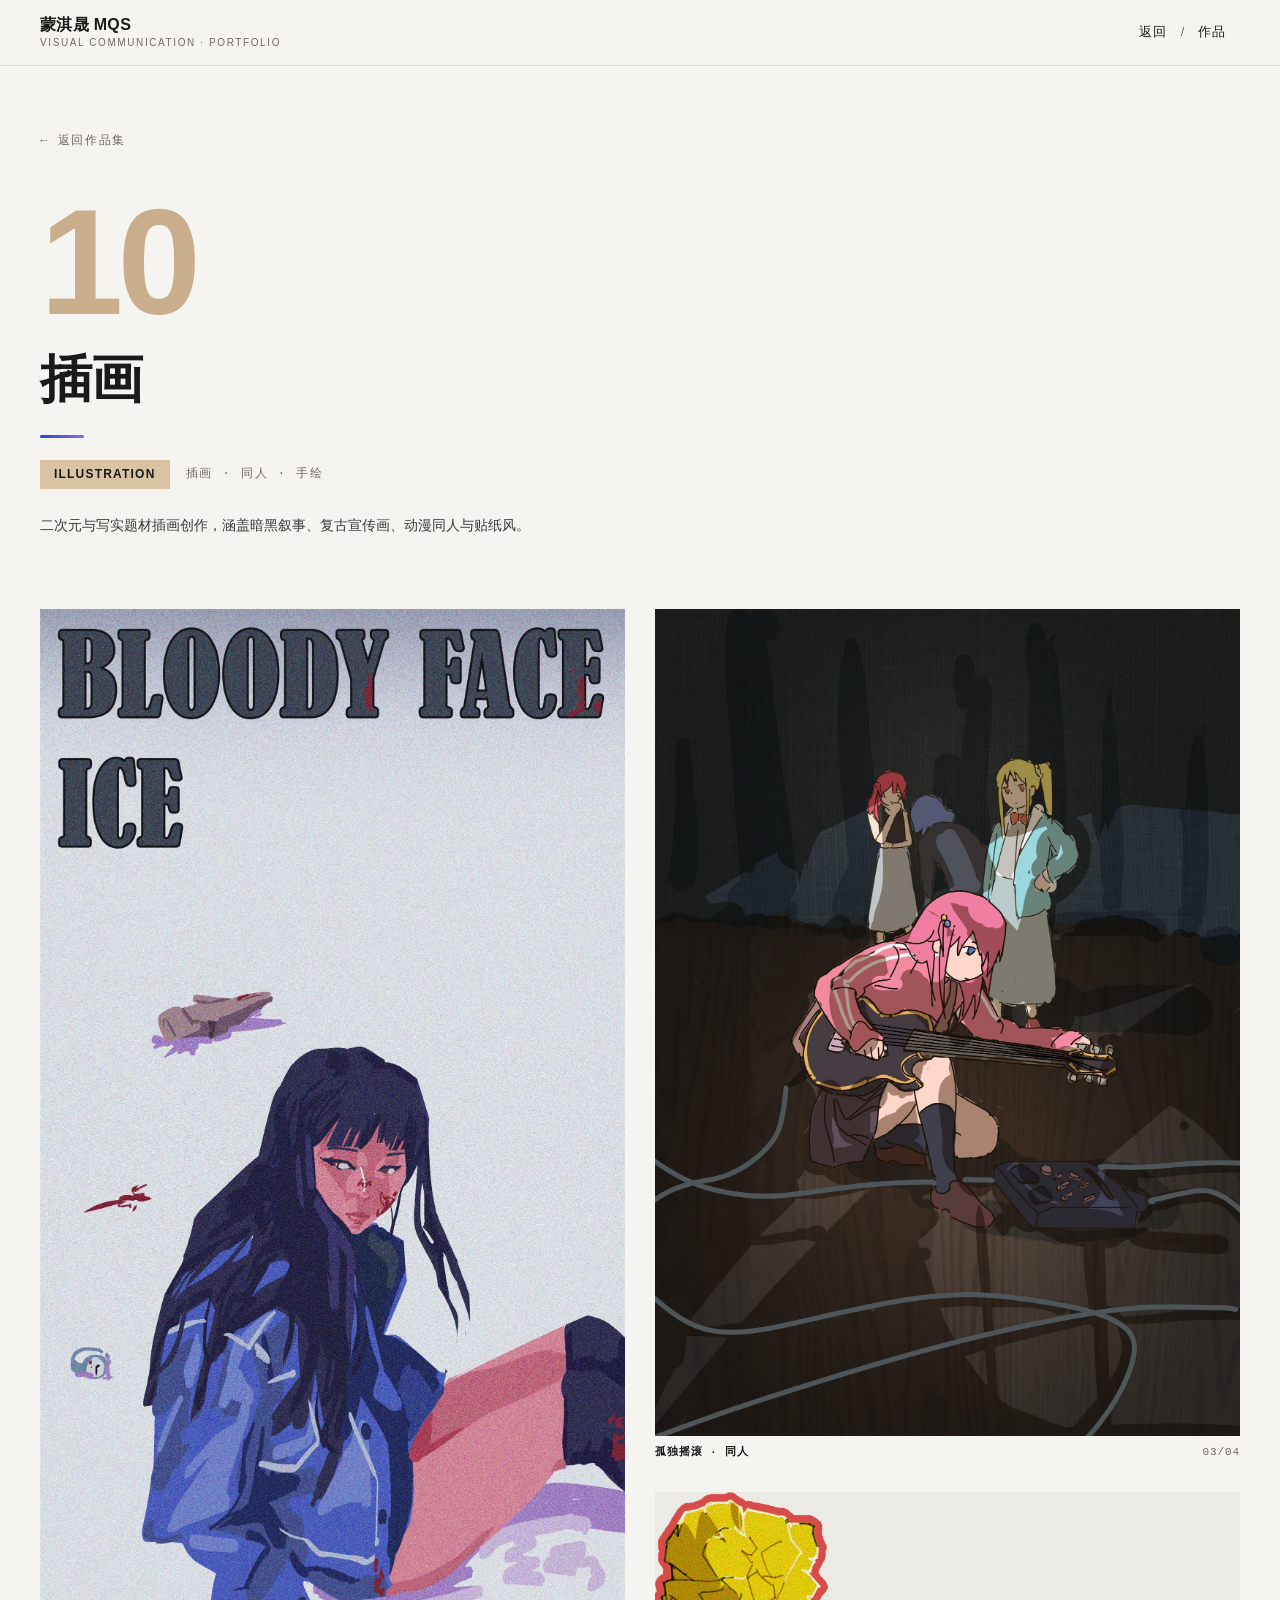
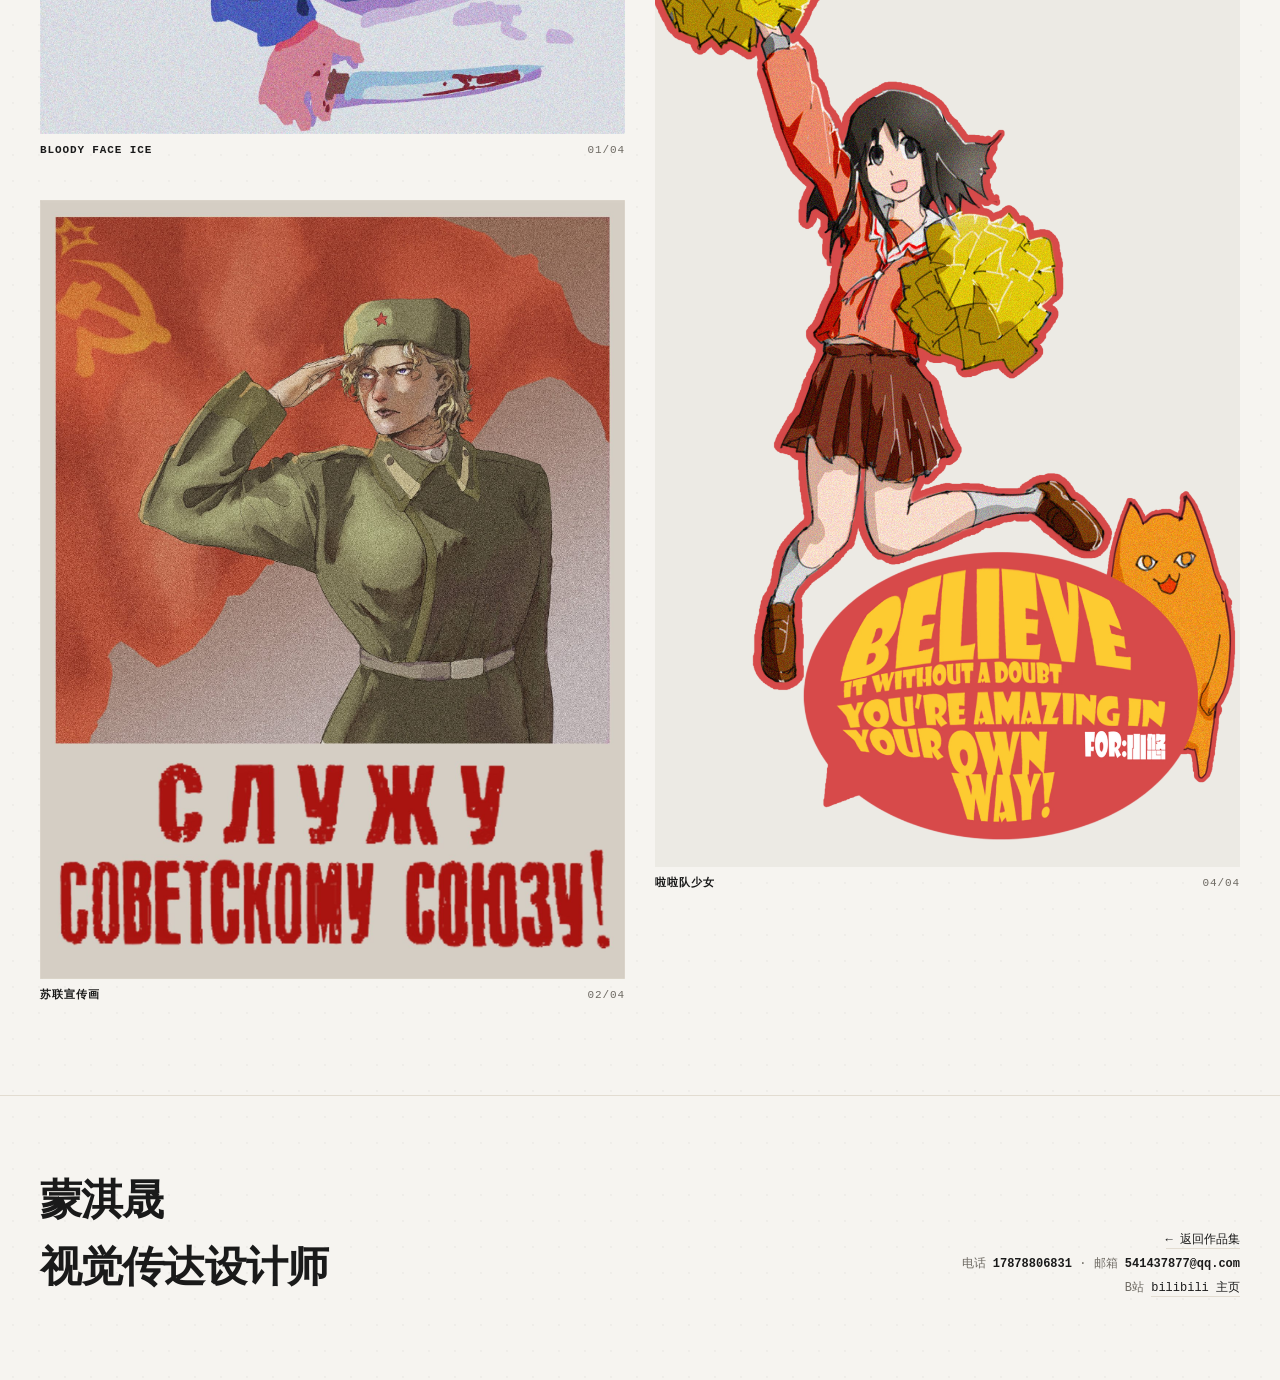
<file: projects/chahua.html>
<!DOCTYPE html>
<html lang="zh-CN">
<head>
<meta charset="UTF-8">
<meta name="viewport" content="width=device-width, initial-scale=1.0">
<title>插画 · 蒙淇晟作品集</title>
<link rel="stylesheet" href="../style.css">
<script>document.documentElement.classList.add('js')</script>
</head>
<body>
<header>
  <div class="logo"><b>蒙淇晟 MQS</b><span>Visual Communication · Portfolio</span></div>
  <nav><a href="../index.html">返回</a><i>/</i><a href="../index.html#work">作品</a></nav>
</header>

<section class="sub-hero">
  <a class="back" href="../index.html">← 返回作品集</a>
  <div class="num"><span class="k">10</span></div>
  <div class="ttl">插画</div>
  <div class="meta"><span class="kraft">ILLUSTRATION</span><span class="cat">插画 · 同人 · 手绘</span></div>
  <div class="desc">二次元与写实题材插画创作，涵盖暗黑叙事、复古宣传画、动漫同人与贴纸风。</div>
</section>

<section class="collage">
  <figure class="reveal"><img src="../images/chahua/01.jpg" alt="BLOODY FACE ICE" loading="lazy"><figcaption><b>BLOODY FACE ICE</b><span>01/04</span></figcaption></figure>
  <figure class="reveal"><img src="../images/chahua/02.jpg" alt="苏联宣传画" loading="lazy"><figcaption><b>苏联宣传画</b><span>02/04</span></figcaption></figure>
  <figure class="reveal"><img src="../images/chahua/03.jpg" alt="孤独摇滚 · 同人" loading="lazy"><figcaption><b>孤独摇滚 · 同人</b><span>03/04</span></figcaption></figure>
  <figure class="reveal"><img src="../images/chahua/04.webp" alt="啦啦队少女" loading="lazy"><figcaption><b>啦啦队少女</b><span>04/04</span></figcaption></figure>
</section>

<footer id="contact">
  <div class="big">蒙淇晟<br>视觉传达设计师</div>
  <div class="ct"><a href="../index.html">← 返回作品集</a><br>电话 <b>17878806831</b> · 邮箱 <b>541437877@qq.com</b><br>B站 <a href="https://space.bilibili.com/111162528?spm_id_from=333.1007.0.0" target="_blank" rel="noopener">bilibili 主页</a></div>
</footer>
<script src="../script.js" defer></script>
</body>
</html>
</file>
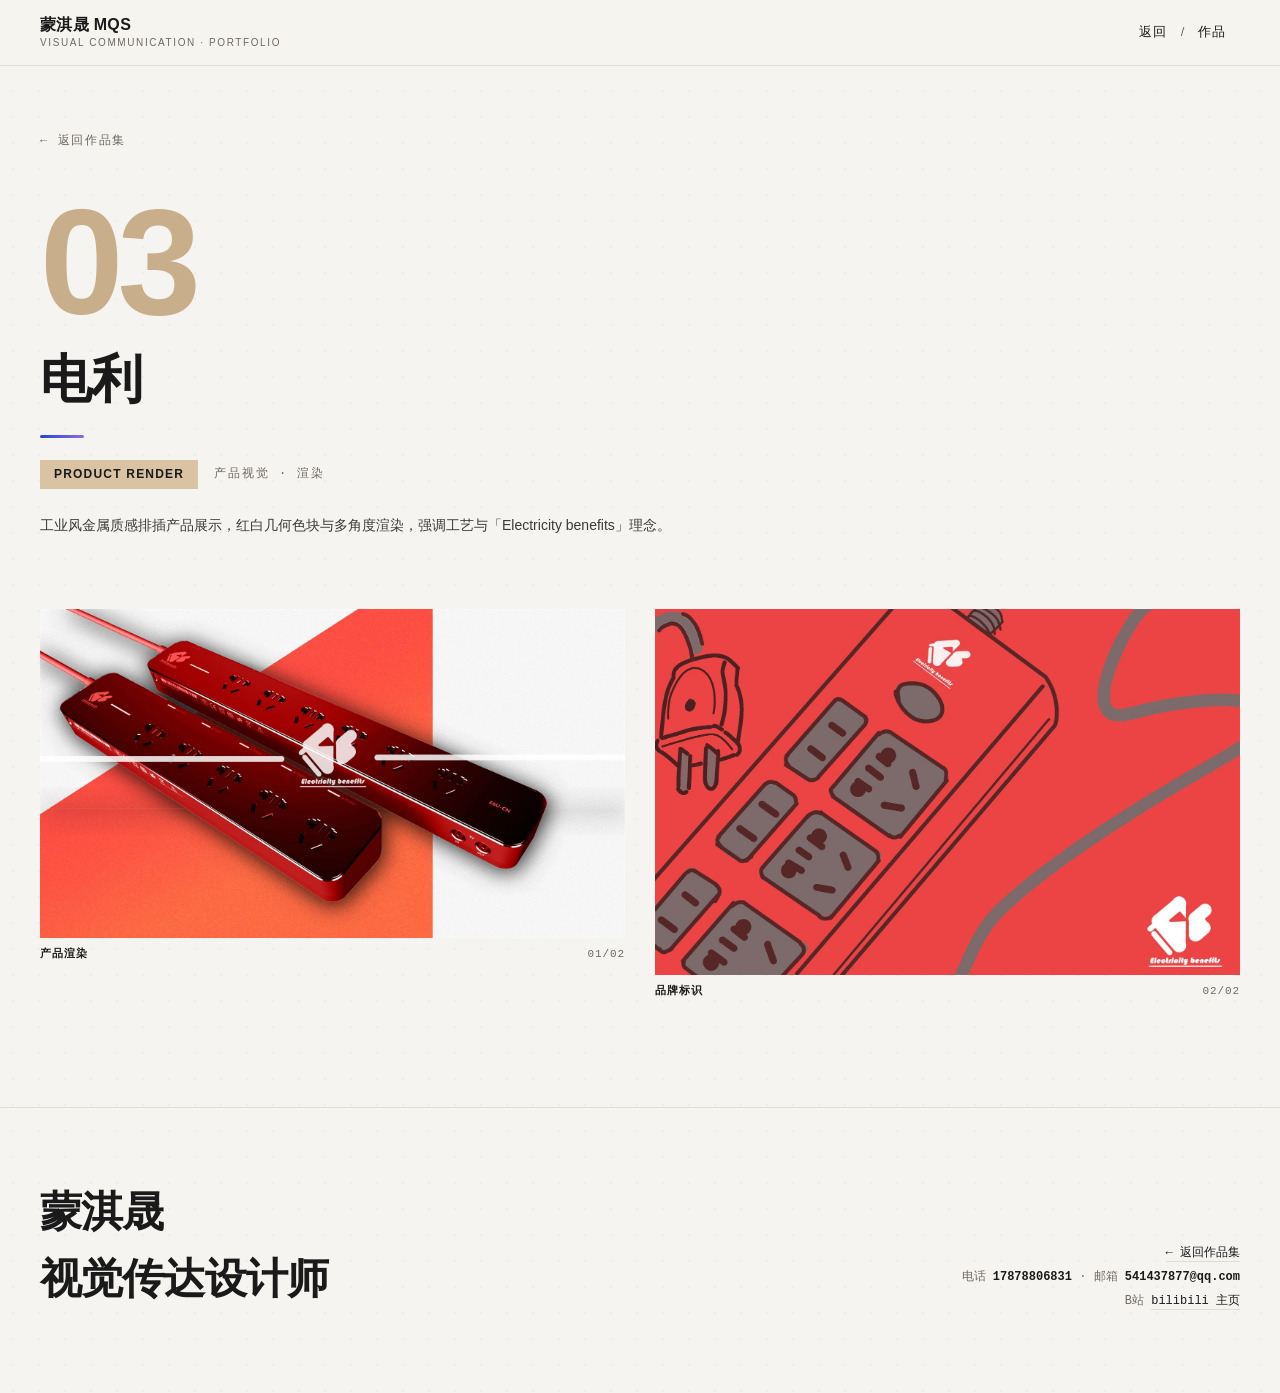
<file: projects/dianli.html>
<!DOCTYPE html>
<html lang="zh-CN">
<head>
<meta charset="UTF-8">
<meta name="viewport" content="width=device-width, initial-scale=1.0">
<title>电利 · 蒙淇晟作品集</title>
<link rel="stylesheet" href="../style.css">
<script>document.documentElement.classList.add('js')</script>
</head>
<body>
<header>
  <div class="logo"><b>蒙淇晟 MQS</b><span>Visual Communication · Portfolio</span></div>
  <nav><a href="../index.html">返回</a><i>/</i><a href="../index.html#work">作品</a></nav>
</header>

<section class="sub-hero">
  <a class="back" href="../index.html">← 返回作品集</a>
  <div class="num"><span class="k">03</span></div>
  <div class="ttl">电利</div>
  <div class="meta"><span class="kraft">PRODUCT RENDER</span><span class="cat">产品视觉 · 渲染</span></div>
  <div class="desc">工业风金属质感排插产品展示，红白几何色块与多角度渲染，强调工艺与「Electricity benefits」理念。</div>
</section>

<section class="collage">
  <figure class="reveal"><img src="../images/dianli/01.jpg" alt="产品渲染" loading="lazy"><figcaption><b>产品渲染</b><span>01/02</span></figcaption></figure>
  <figure class="reveal"><img src="../images/dianli/02.jpg" alt="品牌标识" loading="lazy"><figcaption><b>品牌标识</b><span>02/02</span></figcaption></figure>
</section>

<footer id="contact">
  <div class="big">蒙淇晟<br>视觉传达设计师</div>
  <div class="ct"><a href="../index.html">← 返回作品集</a><br>电话 <b>17878806831</b> · 邮箱 <b>541437877@qq.com</b><br>B站 <a href="https://space.bilibili.com/111162528?spm_id_from=333.1007.0.0" target="_blank" rel="noopener">bilibili 主页</a></div>
</footer>
<script src="../script.js" defer></script>
</body>
</html>
</file>
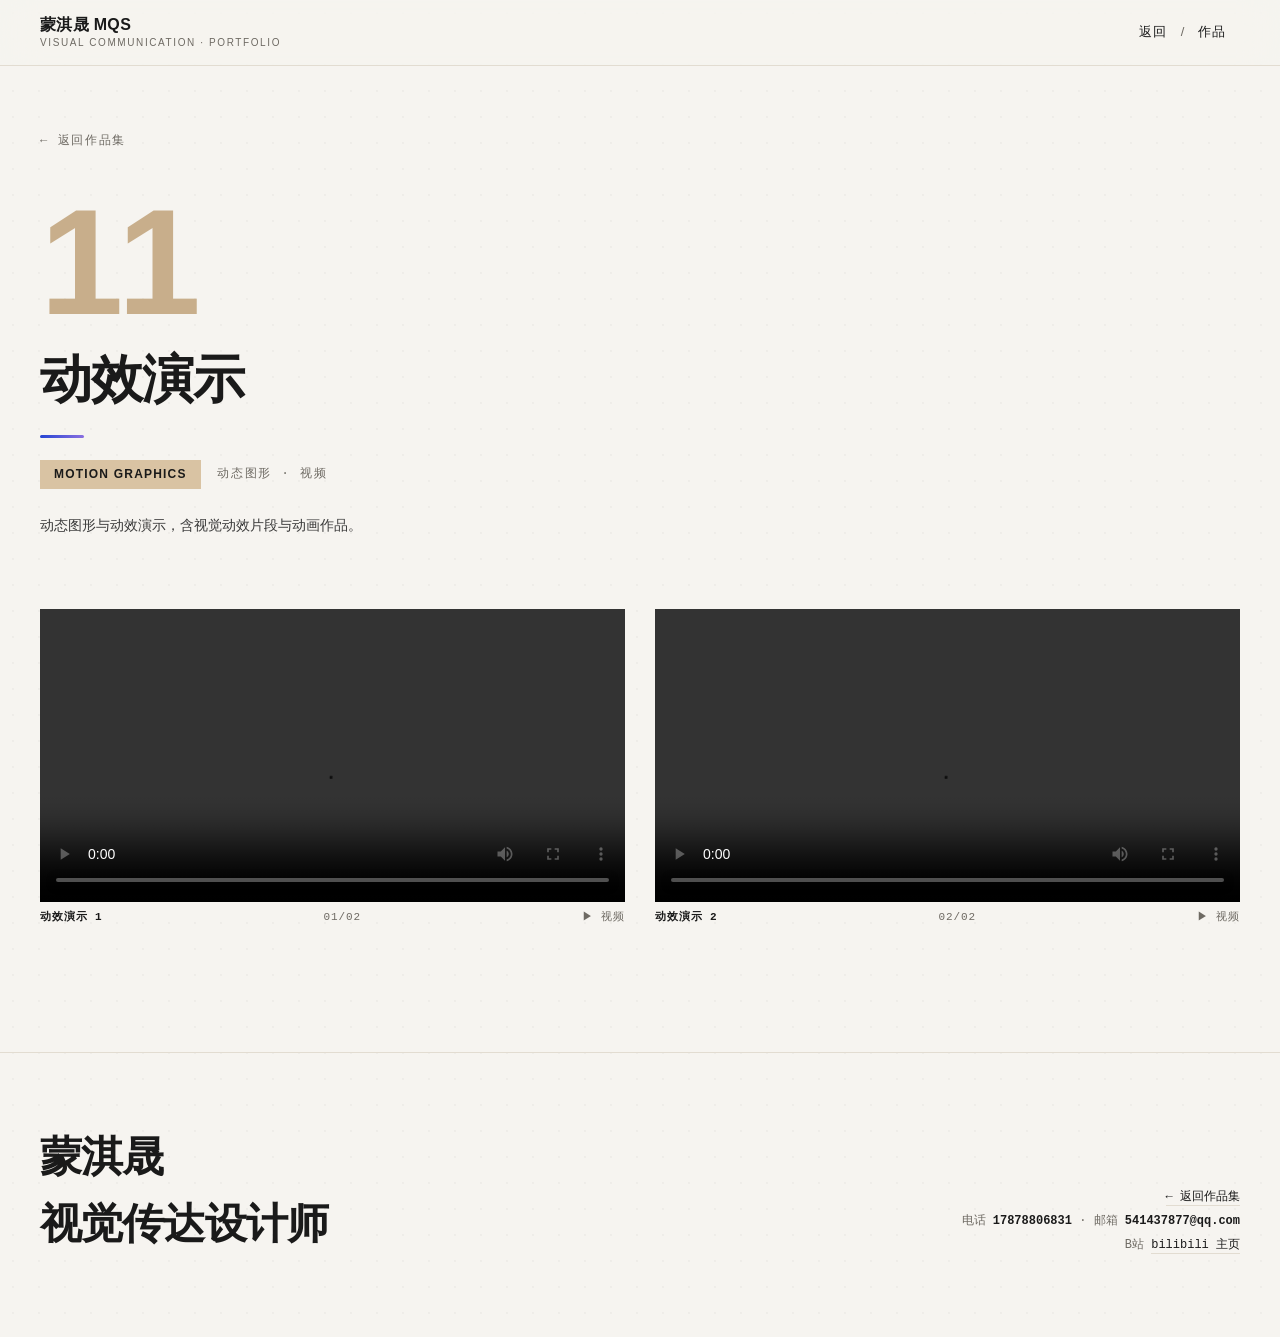
<file: projects/dongxiao.html>
<!DOCTYPE html>
<html lang="zh-CN">
<head>
<meta charset="UTF-8">
<meta name="viewport" content="width=device-width, initial-scale=1.0">
<title>动效演示 · 蒙淇晟作品集</title>
<link rel="stylesheet" href="../style.css">
<script>document.documentElement.classList.add('js')</script>
</head>
<body>
<header>
  <div class="logo"><b>蒙淇晟 MQS</b><span>Visual Communication · Portfolio</span></div>
  <nav><a href="../index.html">返回</a><i>/</i><a href="../index.html#work">作品</a></nav>
</header>

<section class="sub-hero">
  <a class="back" href="../index.html">← 返回作品集</a>
  <div class="num"><span class="k">11</span></div>
  <div class="ttl">动效演示</div>
  <div class="meta"><span class="kraft">MOTION GRAPHICS</span><span class="cat">动态图形 · 视频</span></div>
  <div class="desc">动态图形与动效演示，含视觉动效片段与动画作品。</div>
</section>

<section class="collage">
  <figure class="video reveal"><video src="../videos/dongxiao/01.mp4" controls preload="metadata" playsinline></video><figcaption><b>动效演示 1</b><span>01/02</span></figcaption></figure>
  <figure class="video reveal"><video src="../videos/dongxiao/02.mp4" controls preload="metadata" playsinline></video><figcaption><b>动效演示 2</b><span>02/02</span></figcaption></figure>
</section>

<footer id="contact">
  <div class="big">蒙淇晟<br>视觉传达设计师</div>
  <div class="ct"><a href="../index.html">← 返回作品集</a><br>电话 <b>17878806831</b> · 邮箱 <b>541437877@qq.com</b><br>B站 <a href="https://space.bilibili.com/111162528?spm_id_from=333.1007.0.0" target="_blank" rel="noopener">bilibili 主页</a></div>
</footer>
<script src="../script.js" defer></script>
</body>
</html>
</file>
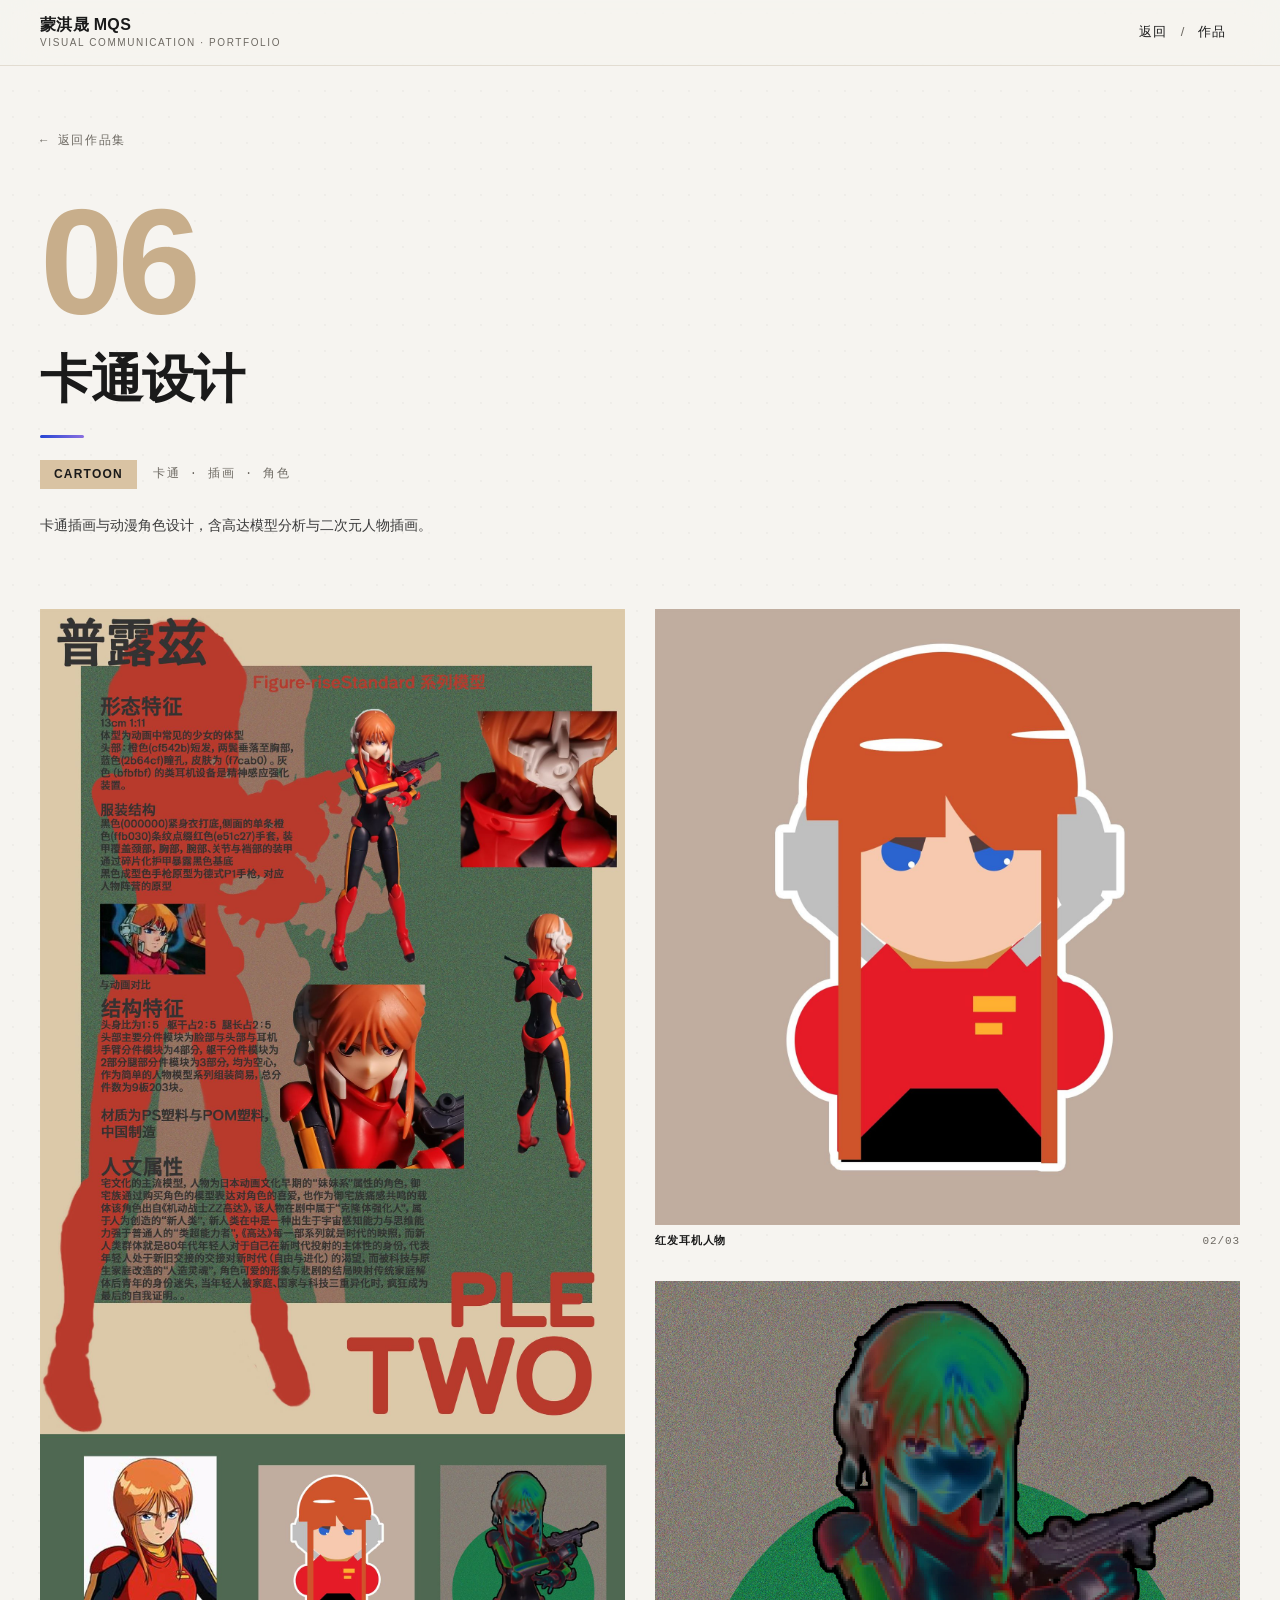
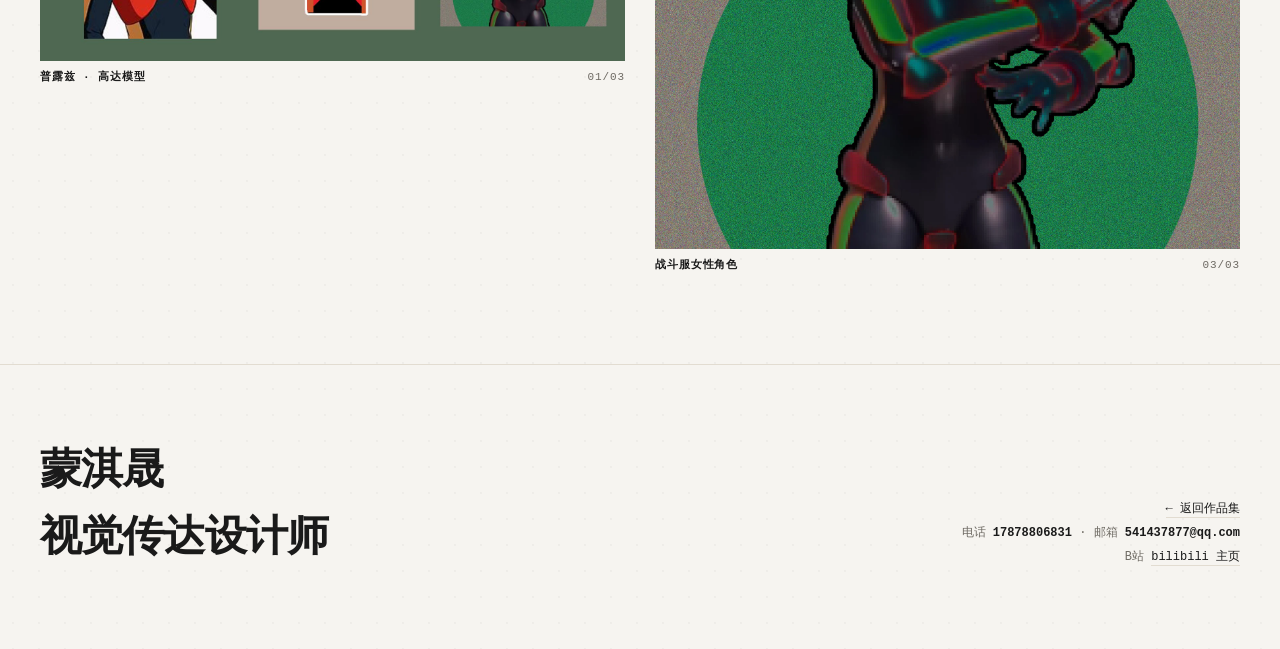
<file: projects/katong.html>
<!DOCTYPE html>
<html lang="zh-CN">
<head>
<meta charset="UTF-8">
<meta name="viewport" content="width=device-width, initial-scale=1.0">
<title>卡通设计 · 蒙淇晟作品集</title>
<link rel="stylesheet" href="../style.css">
<script>document.documentElement.classList.add('js')</script>
</head>
<body>
<header>
  <div class="logo"><b>蒙淇晟 MQS</b><span>Visual Communication · Portfolio</span></div>
  <nav><a href="../index.html">返回</a><i>/</i><a href="../index.html#work">作品</a></nav>
</header>

<section class="sub-hero">
  <a class="back" href="../index.html">← 返回作品集</a>
  <div class="num"><span class="k">06</span></div>
  <div class="ttl">卡通设计</div>
  <div class="meta"><span class="kraft">CARTOON</span><span class="cat">卡通 · 插画 · 角色</span></div>
  <div class="desc">卡通插画与动漫角色设计，含高达模型分析与二次元人物插画。</div>
</section>

<section class="collage">
  <figure class="reveal"><img src="../images/katong/01.jpg" alt="普露兹 · 高达模型" loading="lazy"><figcaption><b>普露兹 · 高达模型</b><span>01/03</span></figcaption></figure>
  <figure class="reveal"><img src="../images/katong/02.jpg" alt="红发耳机人物" loading="lazy"><figcaption><b>红发耳机人物</b><span>02/03</span></figcaption></figure>
  <figure class="reveal"><img src="../images/katong/03.webp" alt="战斗服女性角色" loading="lazy"><figcaption><b>战斗服女性角色</b><span>03/03</span></figcaption></figure>
</section>

<footer id="contact">
  <div class="big">蒙淇晟<br>视觉传达设计师</div>
  <div class="ct"><a href="../index.html">← 返回作品集</a><br>电话 <b>17878806831</b> · 邮箱 <b>541437877@qq.com</b><br>B站 <a href="https://space.bilibili.com/111162528?spm_id_from=333.1007.0.0" target="_blank" rel="noopener">bilibili 主页</a></div>
</footer>
<script src="../script.js" defer></script>
</body>
</html>
</file>
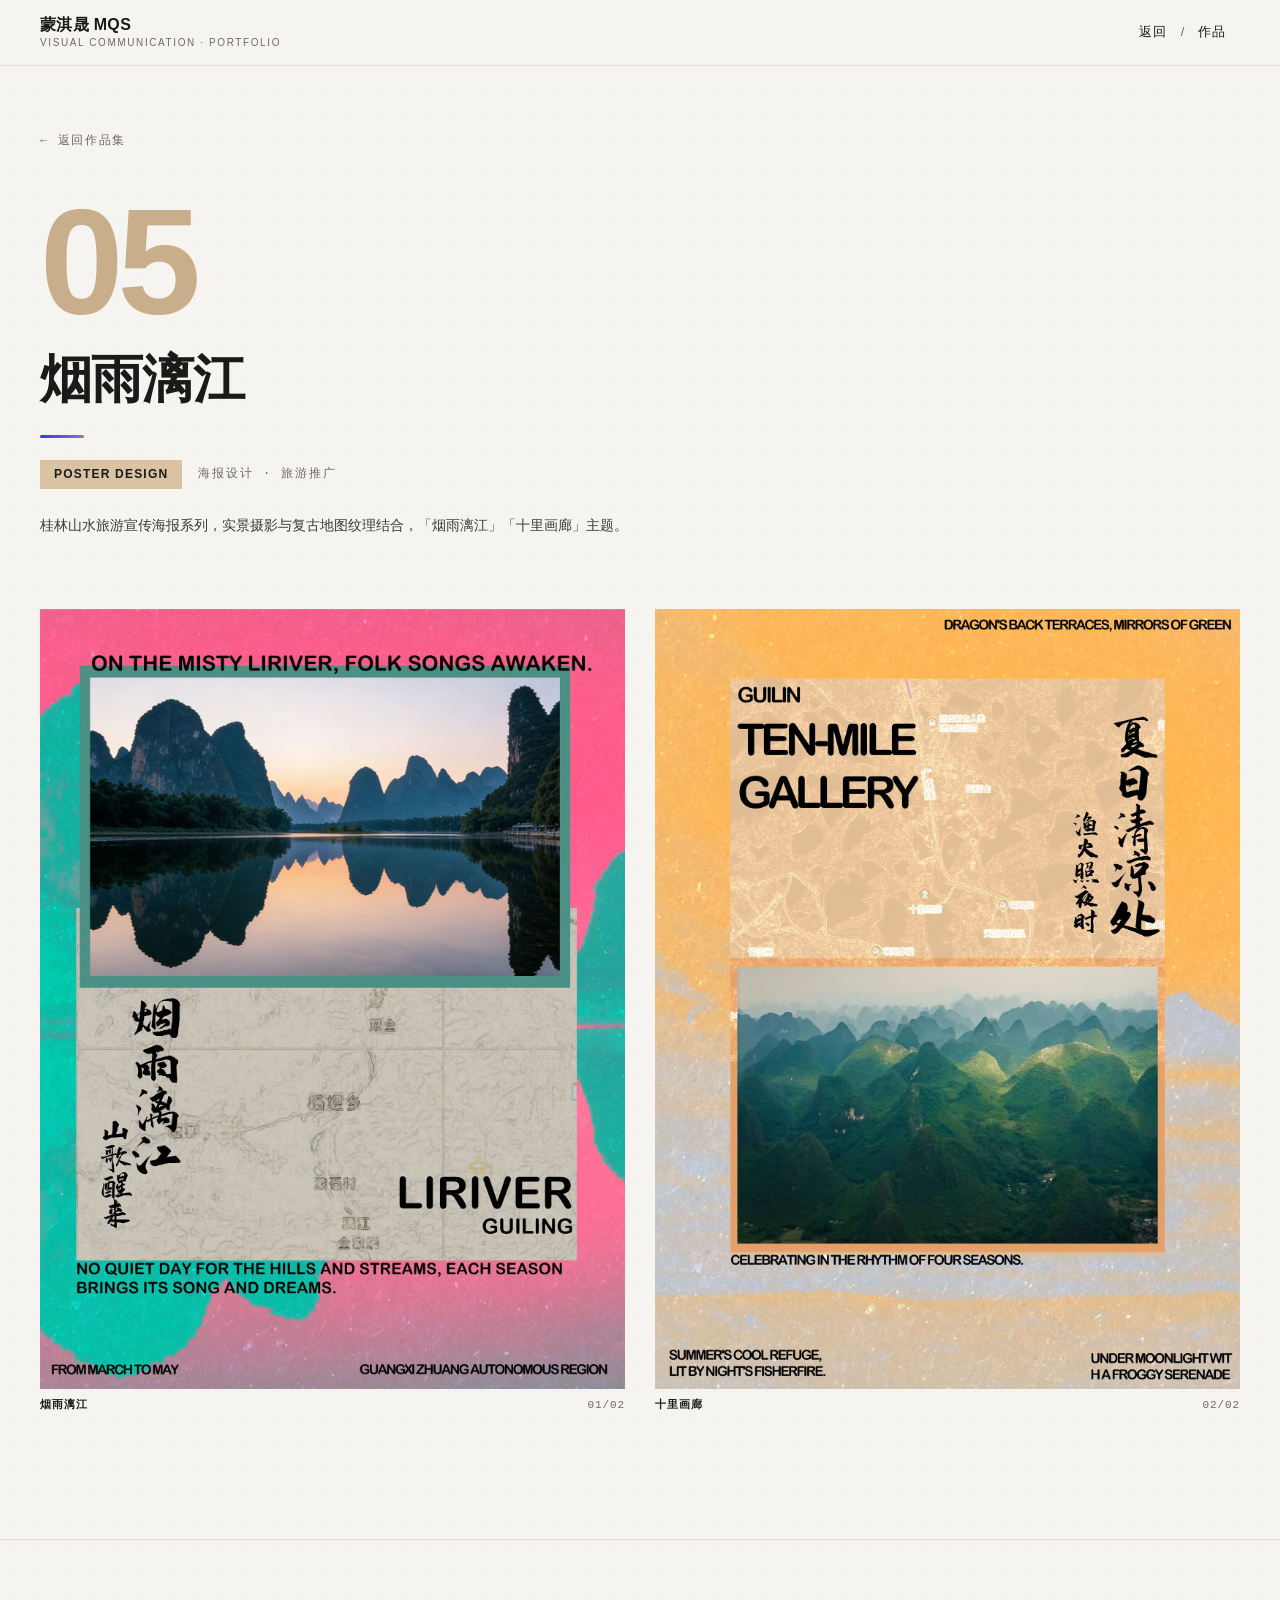
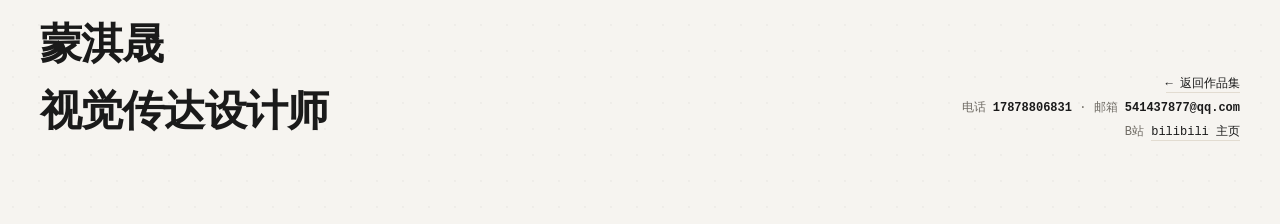
<file: projects/lijiang.html>
<!DOCTYPE html>
<html lang="zh-CN">
<head>
<meta charset="UTF-8">
<meta name="viewport" content="width=device-width, initial-scale=1.0">
<title>烟雨漓江 · 蒙淇晟作品集</title>
<link rel="stylesheet" href="../style.css">
<script>document.documentElement.classList.add('js')</script>
</head>
<body>
<header>
  <div class="logo"><b>蒙淇晟 MQS</b><span>Visual Communication · Portfolio</span></div>
  <nav><a href="../index.html">返回</a><i>/</i><a href="../index.html#work">作品</a></nav>
</header>

<section class="sub-hero">
  <a class="back" href="../index.html">← 返回作品集</a>
  <div class="num"><span class="k">05</span></div>
  <div class="ttl">烟雨漓江</div>
  <div class="meta"><span class="kraft">POSTER DESIGN</span><span class="cat">海报设计 · 旅游推广</span></div>
  <div class="desc">桂林山水旅游宣传海报系列，实景摄影与复古地图纹理结合，「烟雨漓江」「十里画廊」主题。</div>
</section>

<section class="collage">
  <figure class="reveal"><img src="../images/lijiang/01.jpg" alt="烟雨漓江" loading="lazy"><figcaption><b>烟雨漓江</b><span>01/02</span></figcaption></figure>
  <figure class="reveal"><img src="../images/lijiang/02.jpg" alt="十里画廊" loading="lazy"><figcaption><b>十里画廊</b><span>02/02</span></figcaption></figure>
</section>

<footer id="contact">
  <div class="big">蒙淇晟<br>视觉传达设计师</div>
  <div class="ct"><a href="../index.html">← 返回作品集</a><br>电话 <b>17878806831</b> · 邮箱 <b>541437877@qq.com</b><br>B站 <a href="https://space.bilibili.com/111162528?spm_id_from=333.1007.0.0" target="_blank" rel="noopener">bilibili 主页</a></div>
</footer>
<script src="../script.js" defer></script>
</body>
</html>
</file>
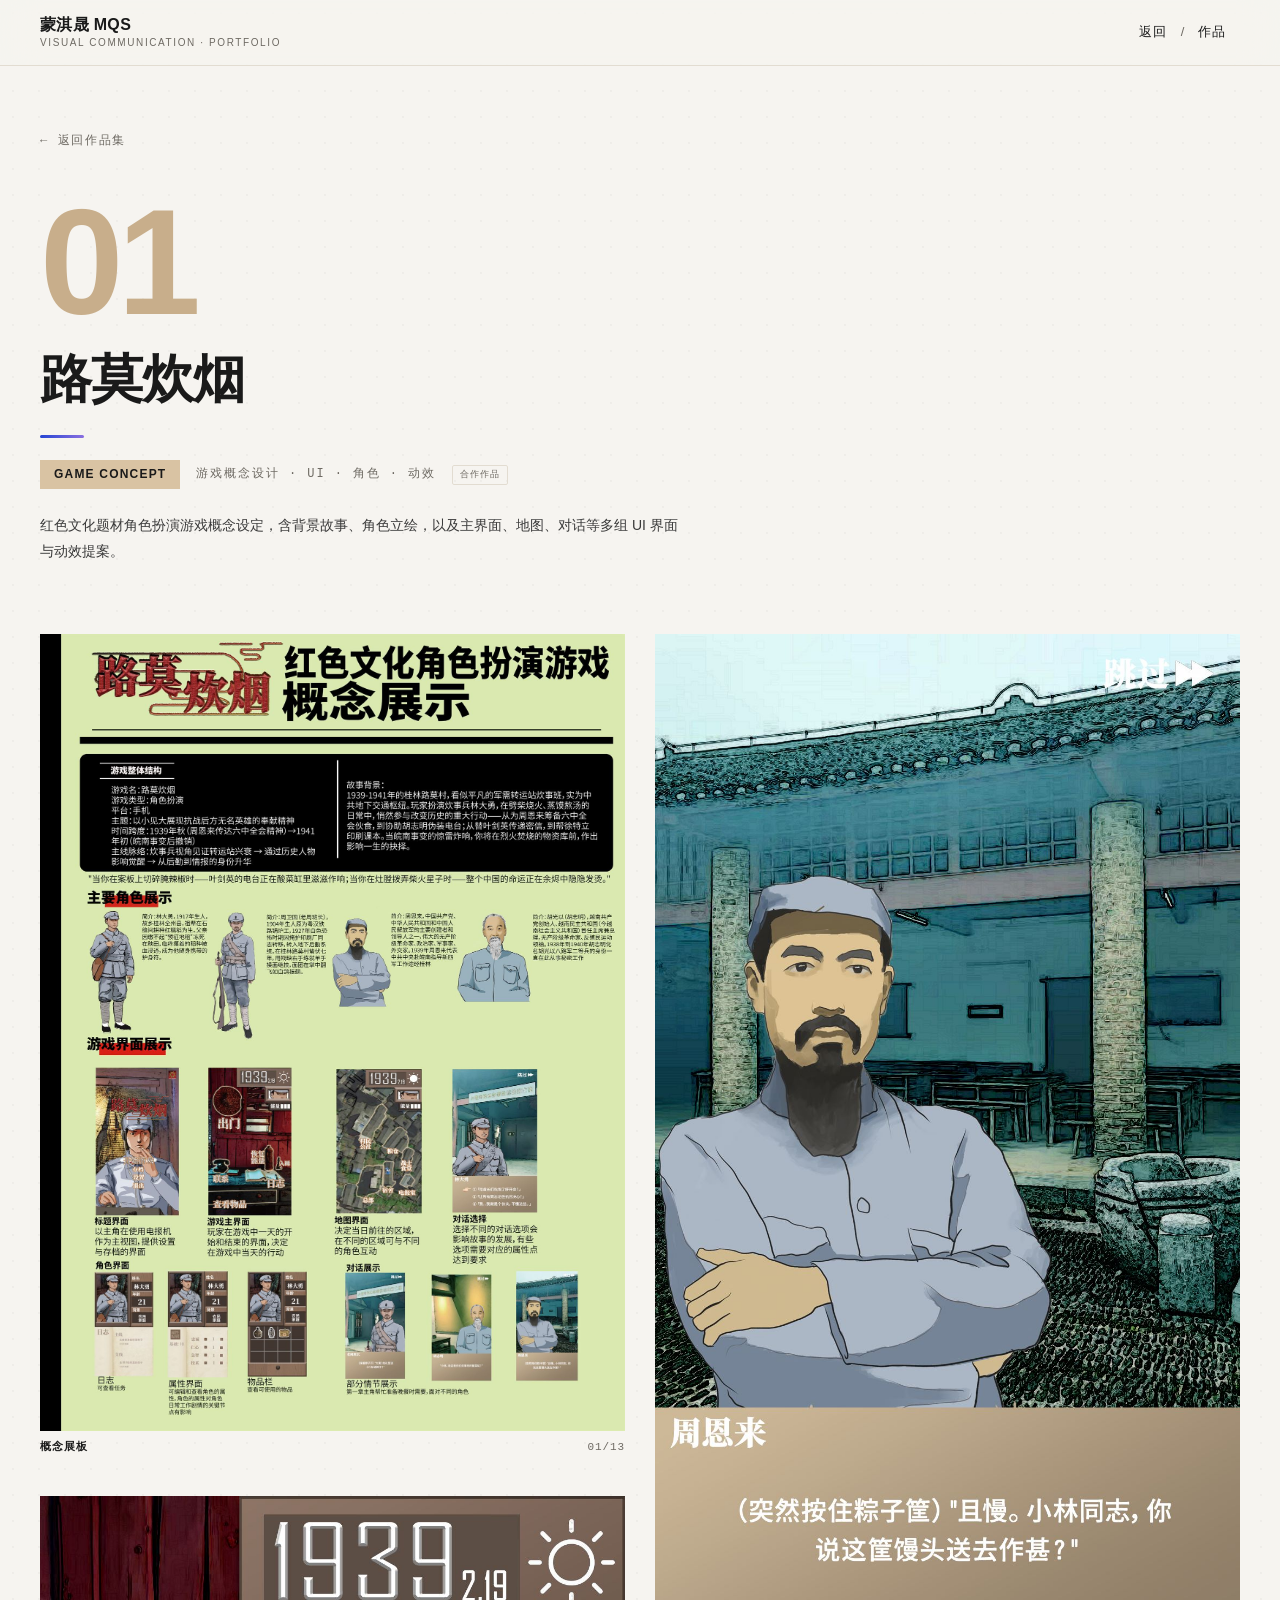
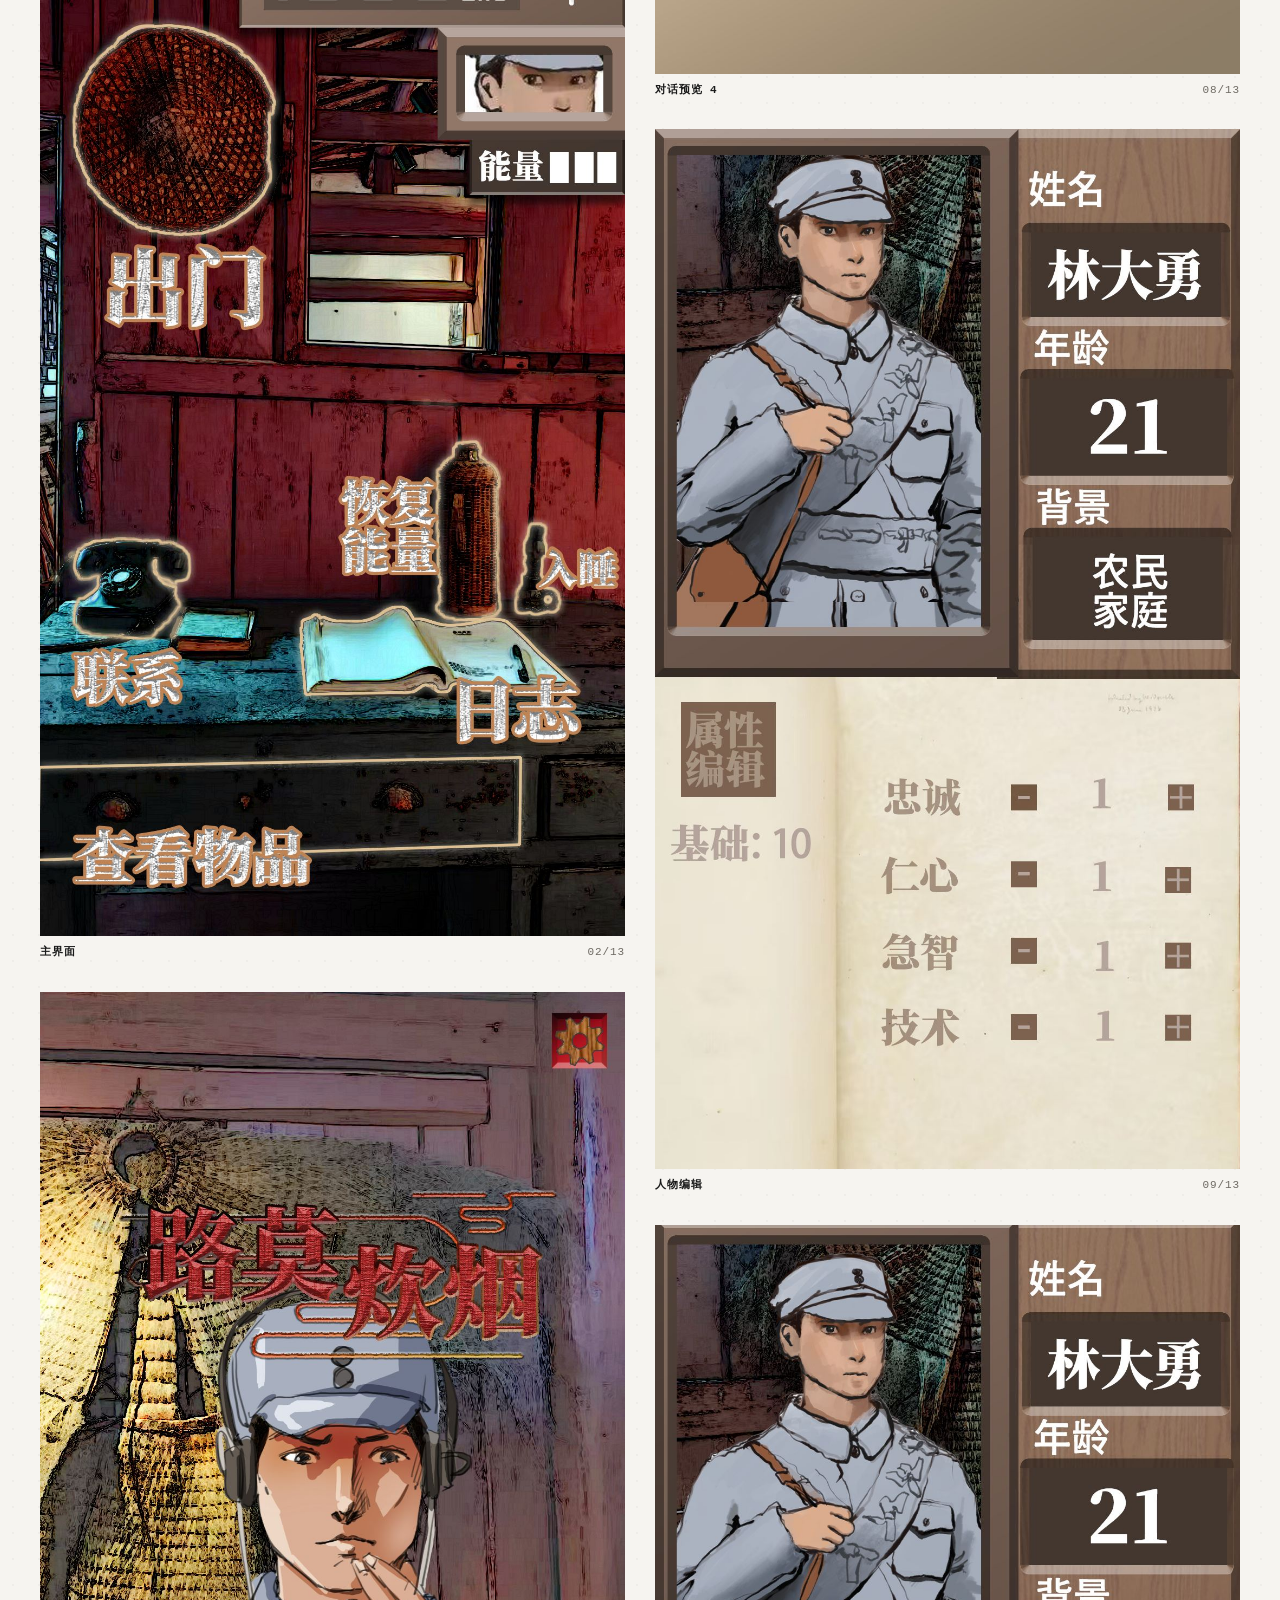
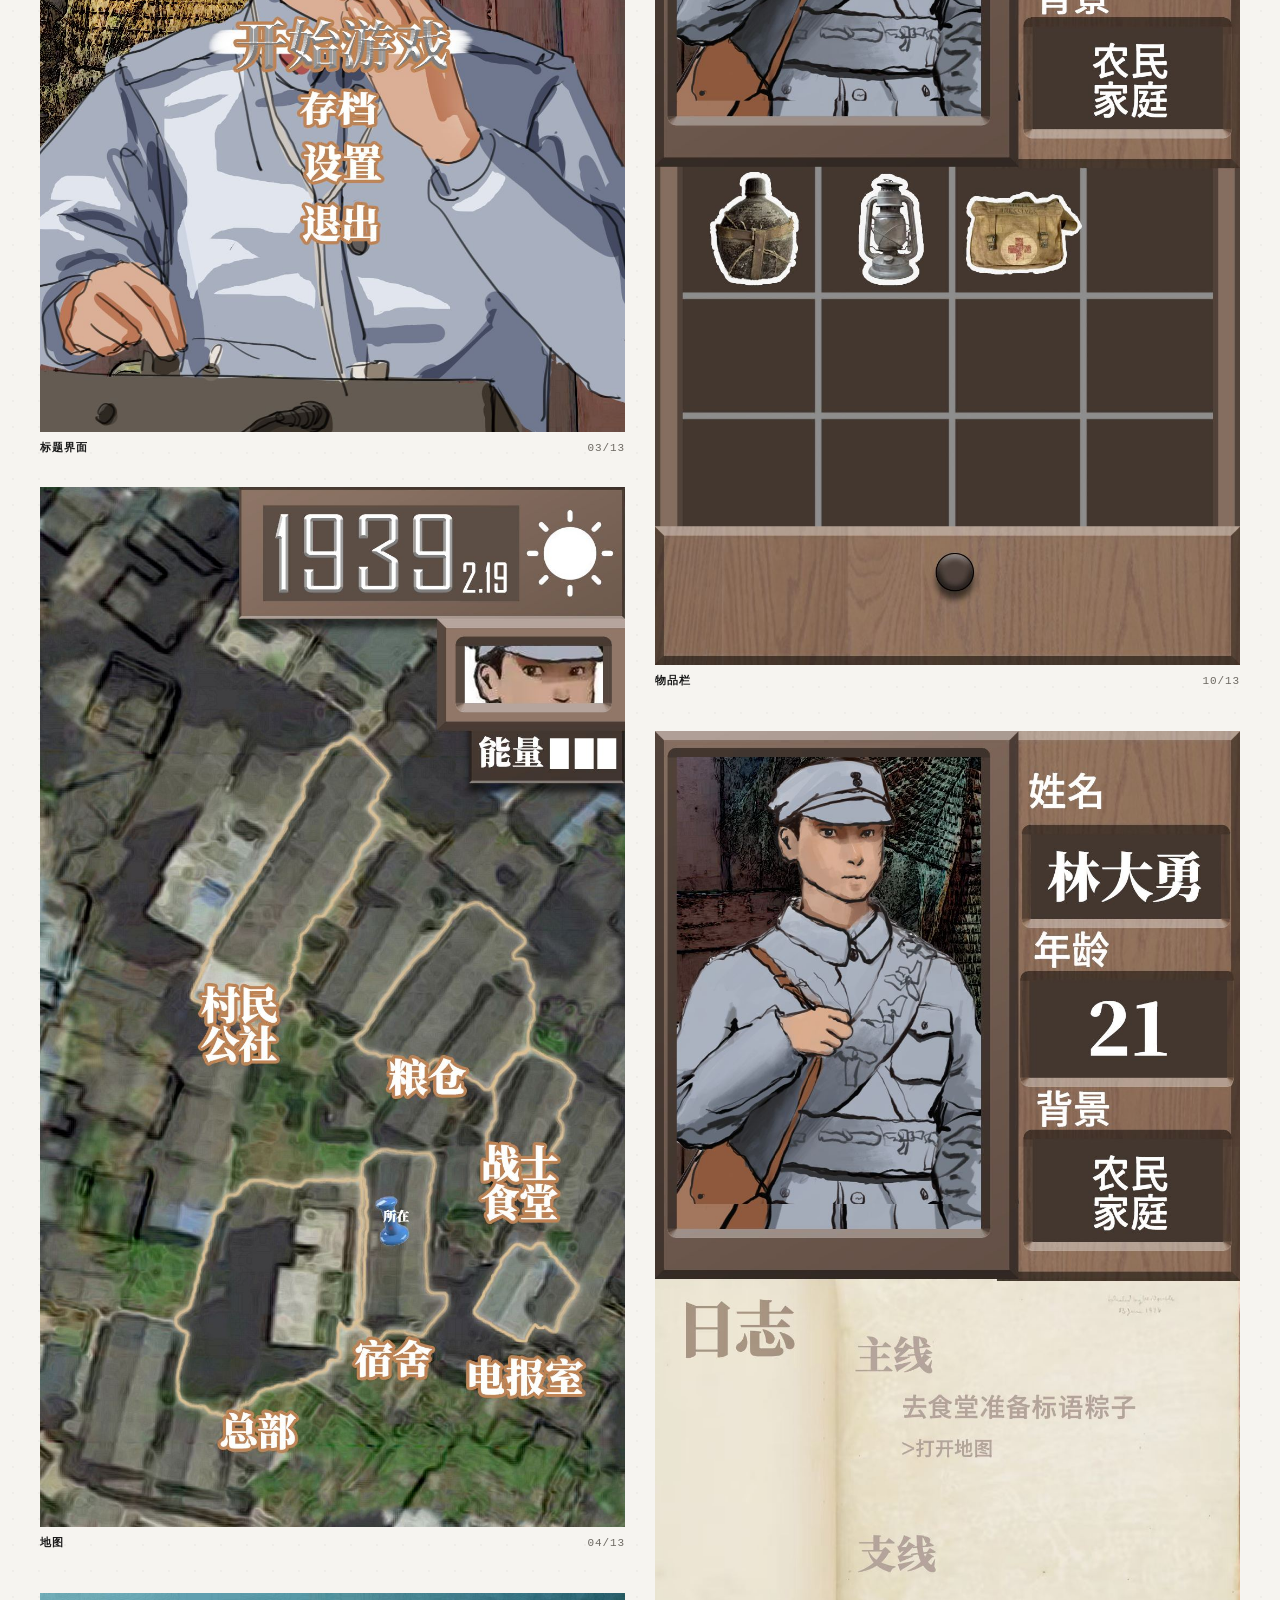
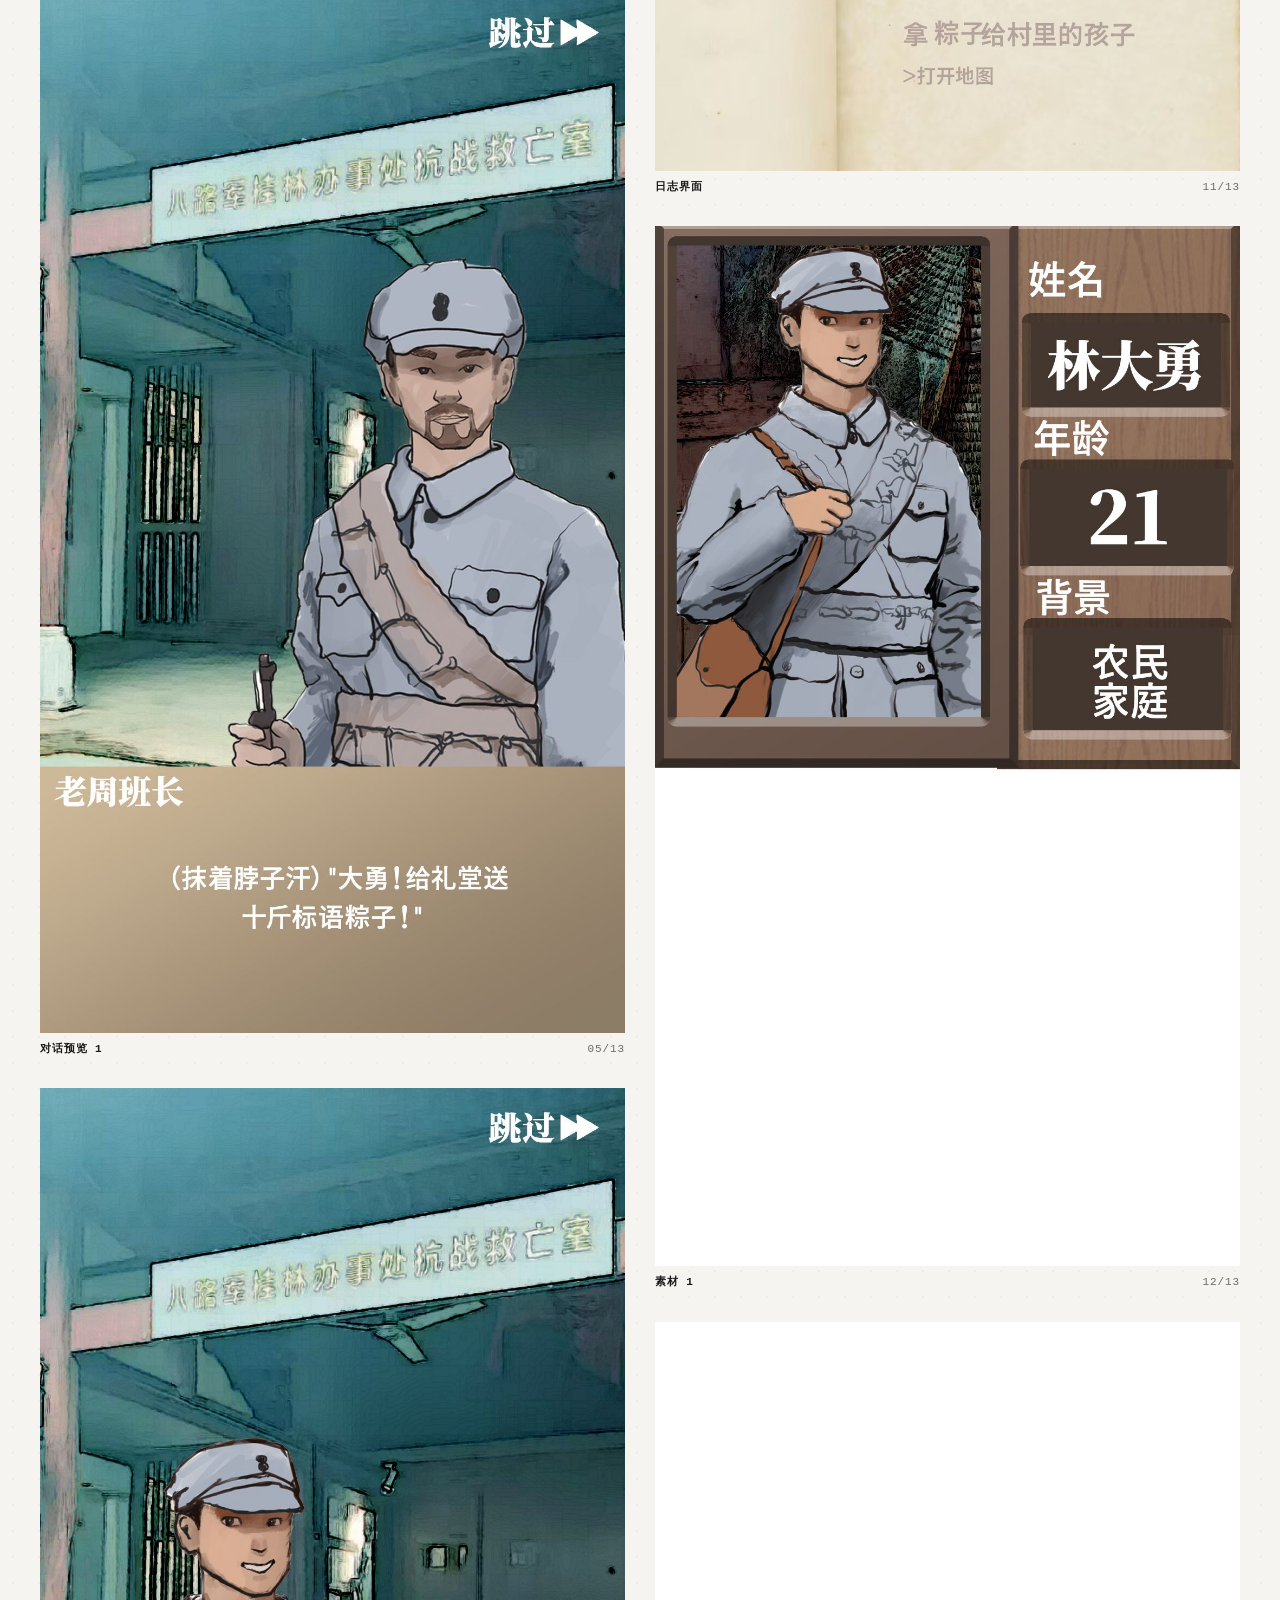
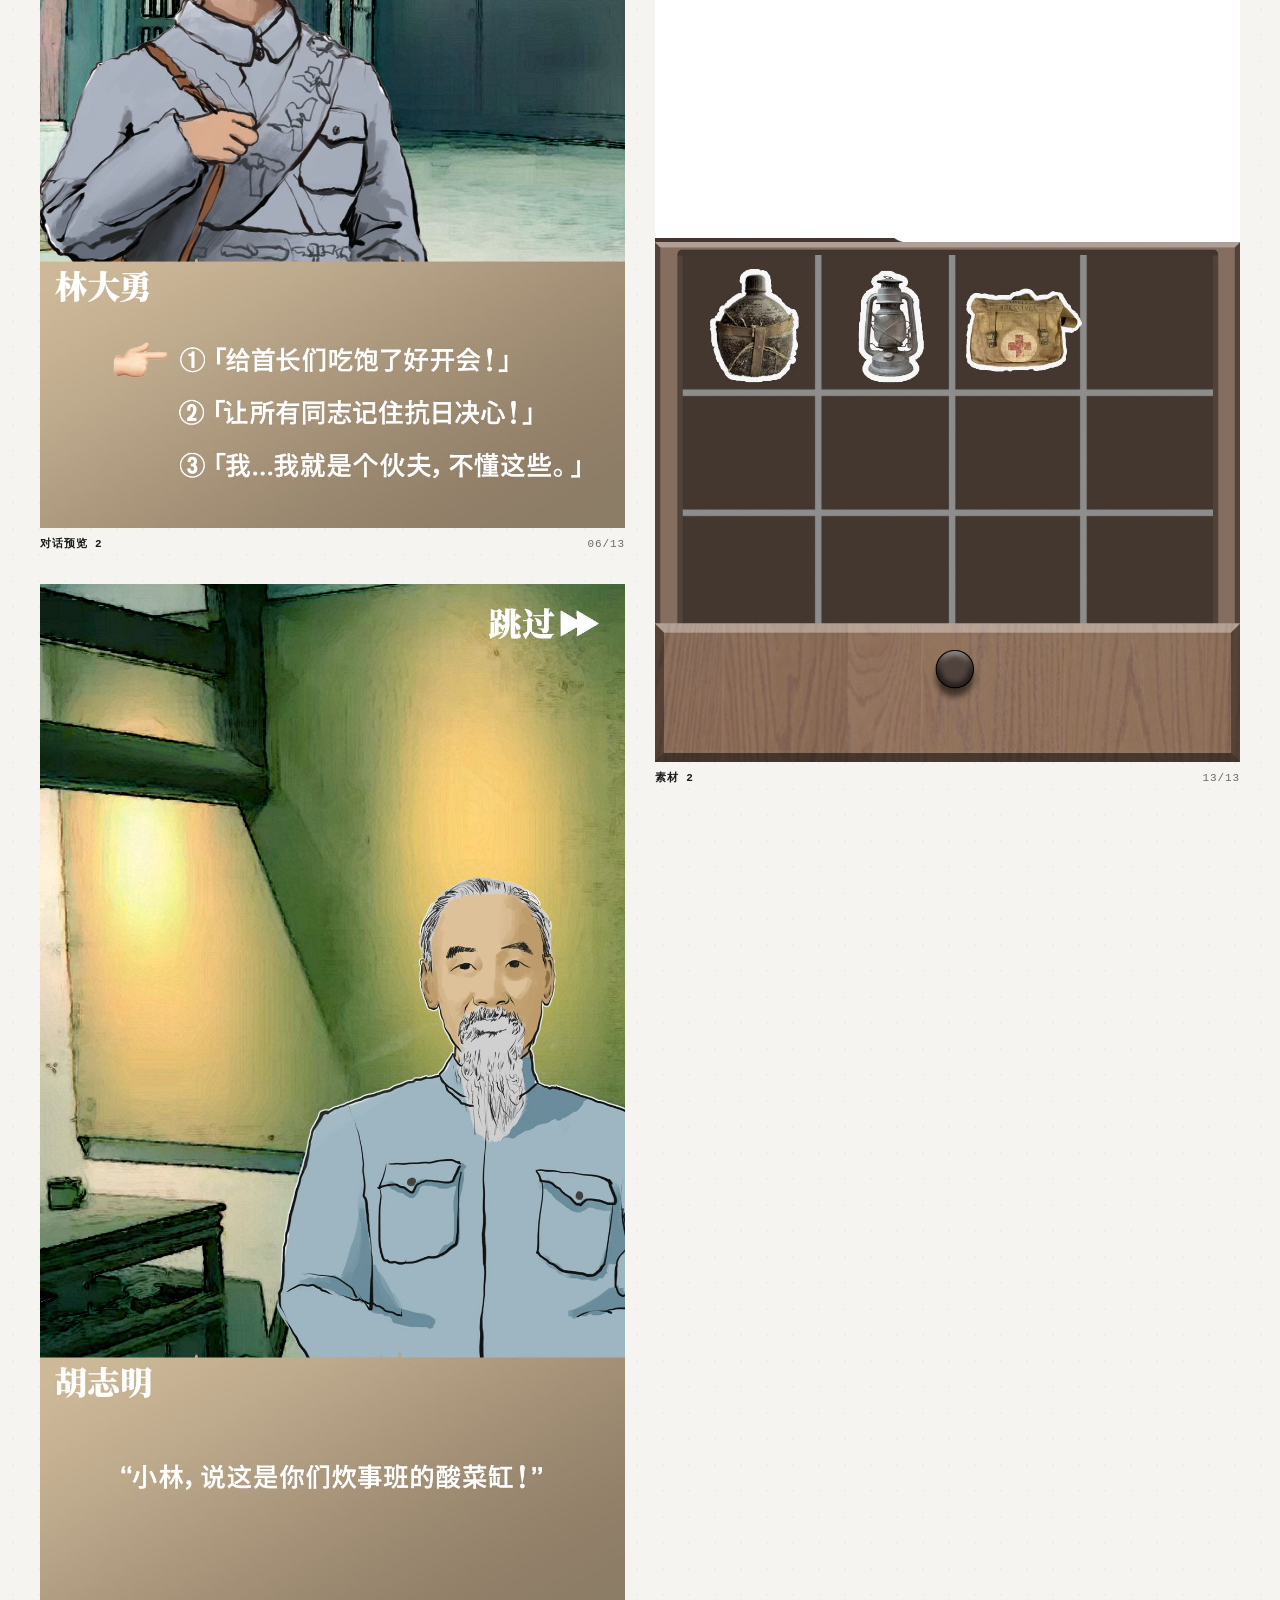
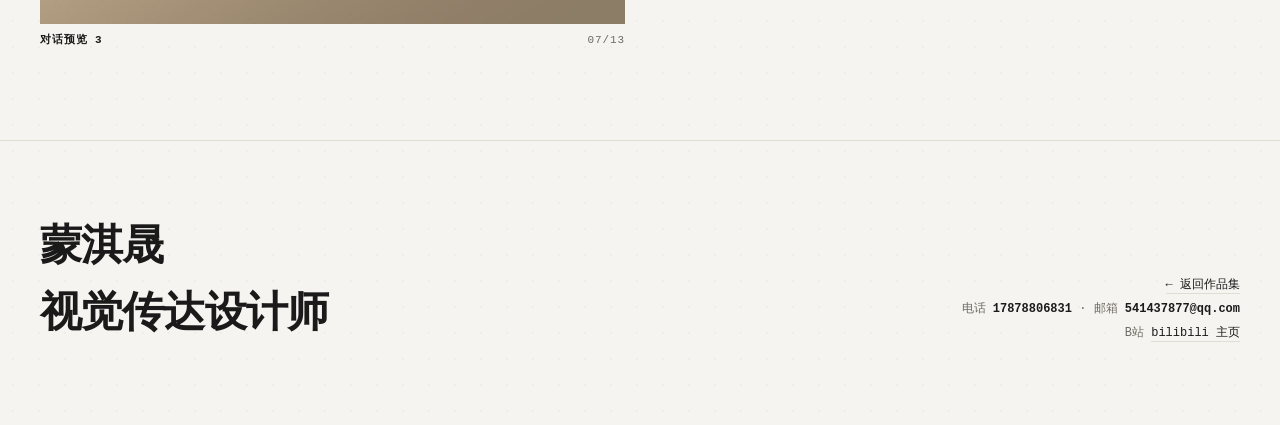
<file: projects/lumochuiyan.html>
<!DOCTYPE html>
<html lang="zh-CN">
<head>
<meta charset="UTF-8">
<meta name="viewport" content="width=device-width, initial-scale=1.0">
<title>路莫炊烟 · 蒙淇晟作品集</title>
<link rel="stylesheet" href="../style.css">
<script>document.documentElement.classList.add('js')</script>
</head>
<body>
<header>
  <div class="logo"><b>蒙淇晟 MQS</b><span>Visual Communication · Portfolio</span></div>
  <nav><a href="../index.html">返回</a><i>/</i><a href="../index.html#work">作品</a></nav>
</header>

<section class="sub-hero">
  <a class="back" href="../index.html">← 返回作品集</a>
  <div class="num"><span class="k">01</span></div>
  <div class="ttl">路莫炊烟</div>
  <div class="meta"><span class="kraft">GAME CONCEPT</span><span class="cat">游戏概念设计 · UI · 角色 · 动效</span><span class="collab-tag">合作作品</span></div>
  <div class="desc">红色文化题材角色扮演游戏概念设定，含背景故事、角色立绘，以及主界面、地图、对话等多组 UI 界面与动效提案。</div>
</section>

<section class="collage">
  <figure class="reveal"><img src="../images/lumochuiyan/01.jpg" alt="概念展板" loading="lazy"><figcaption><b>概念展板</b><span>01/13</span></figcaption></figure>
  <figure class="reveal"><img src="../images/lumochuiyan/02.jpg" alt="主界面" loading="lazy"><figcaption><b>主界面</b><span>02/13</span></figcaption></figure>
  <figure class="reveal"><img src="../images/lumochuiyan/03.jpg" alt="标题界面" loading="lazy"><figcaption><b>标题界面</b><span>03/13</span></figcaption></figure>
  <figure class="reveal"><img src="../images/lumochuiyan/04.jpg" alt="地图" loading="lazy"><figcaption><b>地图</b><span>04/13</span></figcaption></figure>
  <figure class="reveal"><img src="../images/lumochuiyan/05.jpg" alt="对话预览 1" loading="lazy"><figcaption><b>对话预览 1</b><span>05/13</span></figcaption></figure>
  <figure class="reveal"><img src="../images/lumochuiyan/06.jpg" alt="对话预览 2" loading="lazy"><figcaption><b>对话预览 2</b><span>06/13</span></figcaption></figure>
  <figure class="reveal"><img src="../images/lumochuiyan/07.jpg" alt="对话预览 3" loading="lazy"><figcaption><b>对话预览 3</b><span>07/13</span></figcaption></figure>
  <figure class="reveal"><img src="../images/lumochuiyan/08.jpg" alt="对话预览 4" loading="lazy"><figcaption><b>对话预览 4</b><span>08/13</span></figcaption></figure>
  <figure class="reveal"><img src="../images/lumochuiyan/09.jpg" alt="人物编辑" loading="lazy"><figcaption><b>人物编辑</b><span>09/13</span></figcaption></figure>
  <figure class="reveal"><img src="../images/lumochuiyan/10.jpg" alt="物品栏" loading="lazy"><figcaption><b>物品栏</b><span>10/13</span></figcaption></figure>
  <figure class="reveal"><img src="../images/lumochuiyan/11.jpg" alt="日志界面" loading="lazy"><figcaption><b>日志界面</b><span>11/13</span></figcaption></figure>
  <figure class="reveal"><img src="../images/lumochuiyan/12.jpg" alt="素材 1" loading="lazy"><figcaption><b>素材 1</b><span>12/13</span></figcaption></figure>
  <figure class="reveal"><img src="../images/lumochuiyan/13.jpg" alt="素材 2" loading="lazy"><figcaption><b>素材 2</b><span>13/13</span></figcaption></figure>
</section>

<footer id="contact">
  <div class="big">蒙淇晟<br>视觉传达设计师</div>
  <div class="ct"><a href="../index.html">← 返回作品集</a><br>电话 <b>17878806831</b> · 邮箱 <b>541437877@qq.com</b><br>B站 <a href="https://space.bilibili.com/111162528?spm_id_from=333.1007.0.0" target="_blank" rel="noopener">bilibili 主页</a></div>
</footer>
<script src="../script.js" defer></script>
</body>
</html>
</file>
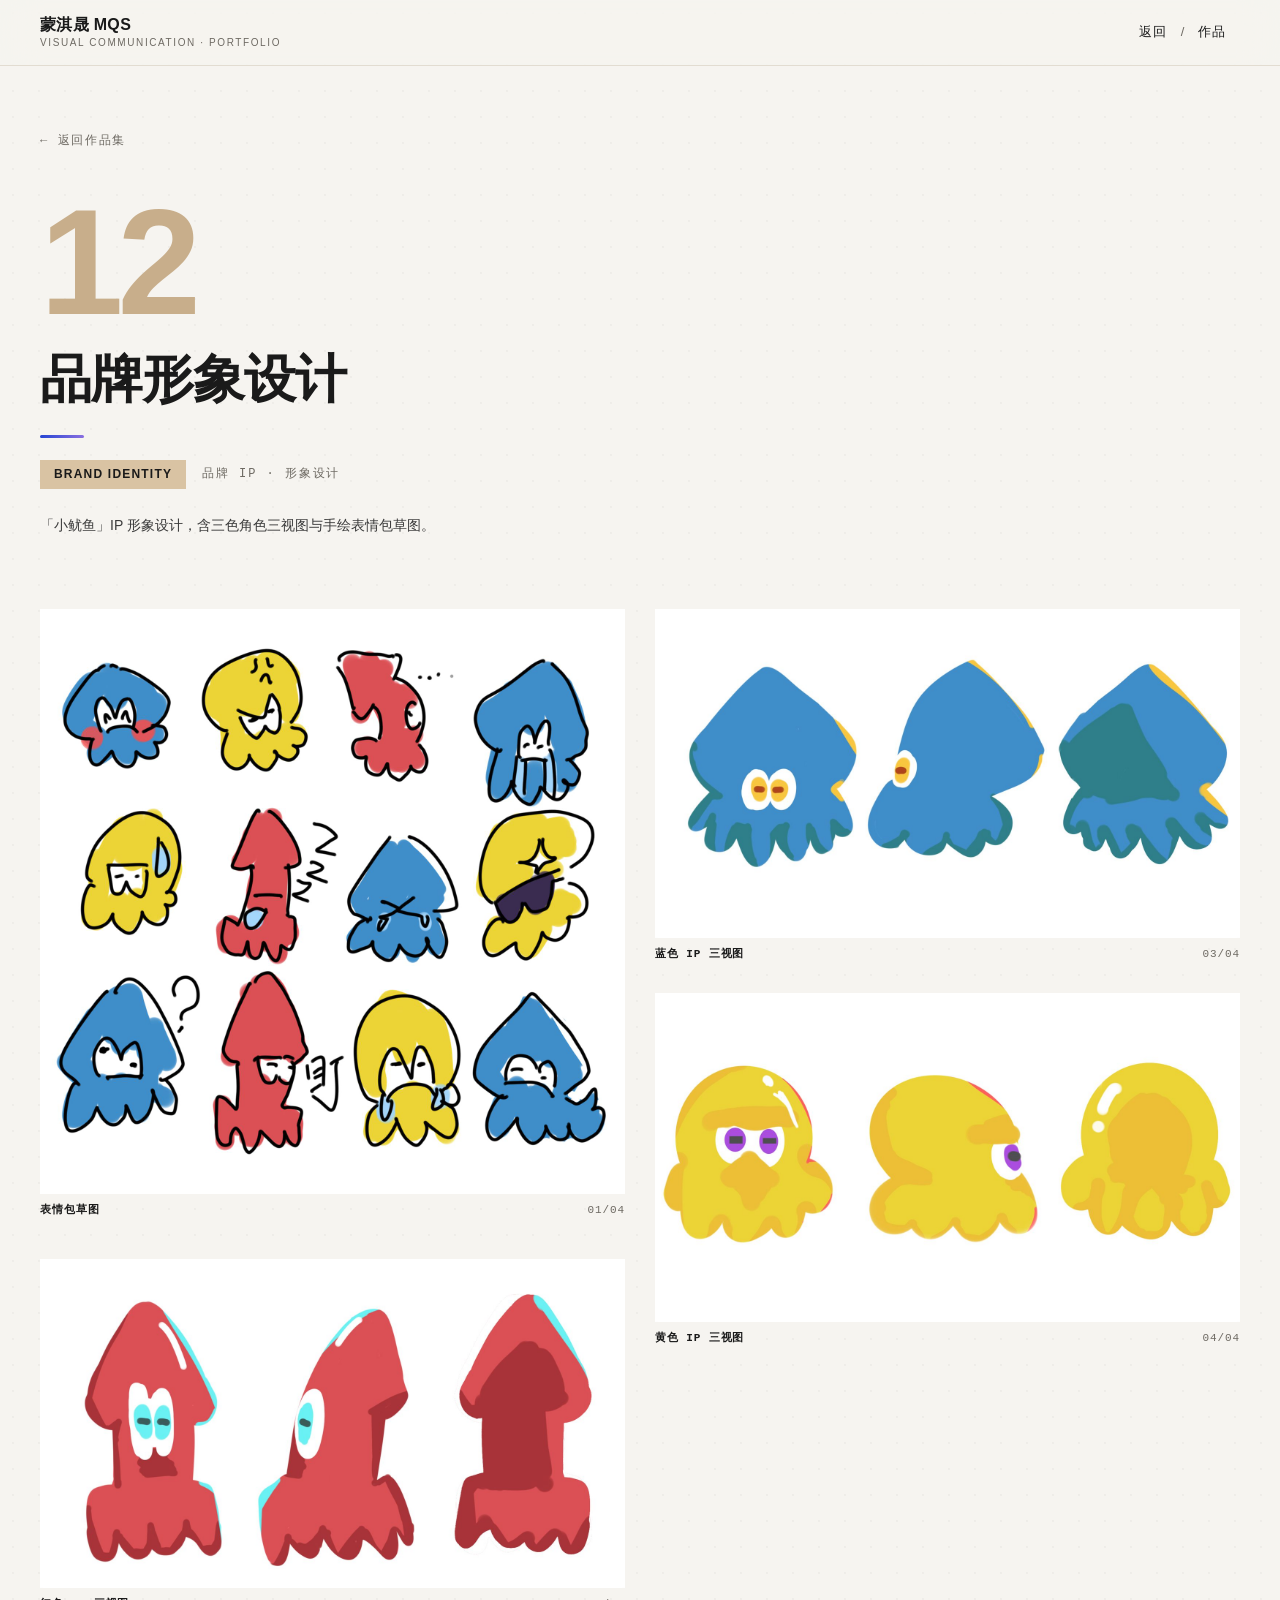
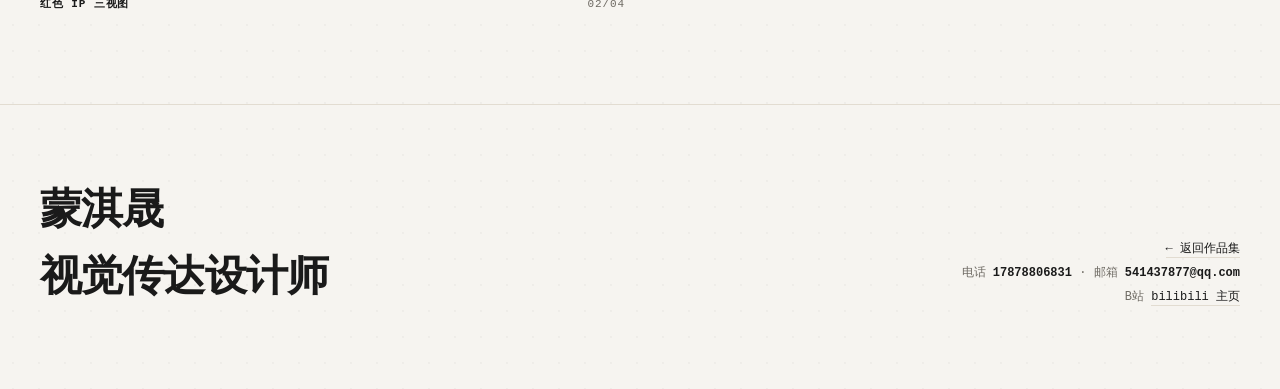
<file: projects/pinpai.html>
<!DOCTYPE html>
<html lang="zh-CN">
<head>
<meta charset="UTF-8">
<meta name="viewport" content="width=device-width, initial-scale=1.0">
<title>品牌形象设计 · 蒙淇晟作品集</title>
<link rel="stylesheet" href="../style.css">
<script>document.documentElement.classList.add('js')</script>
</head>
<body>
<header>
  <div class="logo"><b>蒙淇晟 MQS</b><span>Visual Communication · Portfolio</span></div>
  <nav><a href="../index.html">返回</a><i>/</i><a href="../index.html#work">作品</a></nav>
</header>

<section class="sub-hero">
  <a class="back" href="../index.html">← 返回作品集</a>
  <div class="num"><span class="k">12</span></div>
  <div class="ttl">品牌形象设计</div>
  <div class="meta"><span class="kraft">BRAND IDENTITY</span><span class="cat">品牌 IP · 形象设计</span></div>
  <div class="desc">「小鱿鱼」IP 形象设计，含三色角色三视图与手绘表情包草图。</div>
</section>

<section class="collage">
  <figure class="reveal"><img src="../images/pinpai/01.jpg" alt="表情包草图" loading="lazy"><figcaption><b>表情包草图</b><span>01/04</span></figcaption></figure>
  <figure class="reveal"><img src="../images/pinpai/02.jpg" alt="红色 IP 三视图" loading="lazy"><figcaption><b>红色 IP 三视图</b><span>02/04</span></figcaption></figure>
  <figure class="reveal"><img src="../images/pinpai/03.jpg" alt="蓝色 IP 三视图" loading="lazy"><figcaption><b>蓝色 IP 三视图</b><span>03/04</span></figcaption></figure>
  <figure class="reveal"><img src="../images/pinpai/04.jpg" alt="黄色 IP 三视图" loading="lazy"><figcaption><b>黄色 IP 三视图</b><span>04/04</span></figcaption></figure>
</section>

<footer id="contact">
  <div class="big">蒙淇晟<br>视觉传达设计师</div>
  <div class="ct"><a href="../index.html">← 返回作品集</a><br>电话 <b>17878806831</b> · 邮箱 <b>541437877@qq.com</b><br>B站 <a href="https://space.bilibili.com/111162528?spm_id_from=333.1007.0.0" target="_blank" rel="noopener">bilibili 主页</a></div>
</footer>
<script src="../script.js" defer></script>
</body>
</html>
</file>
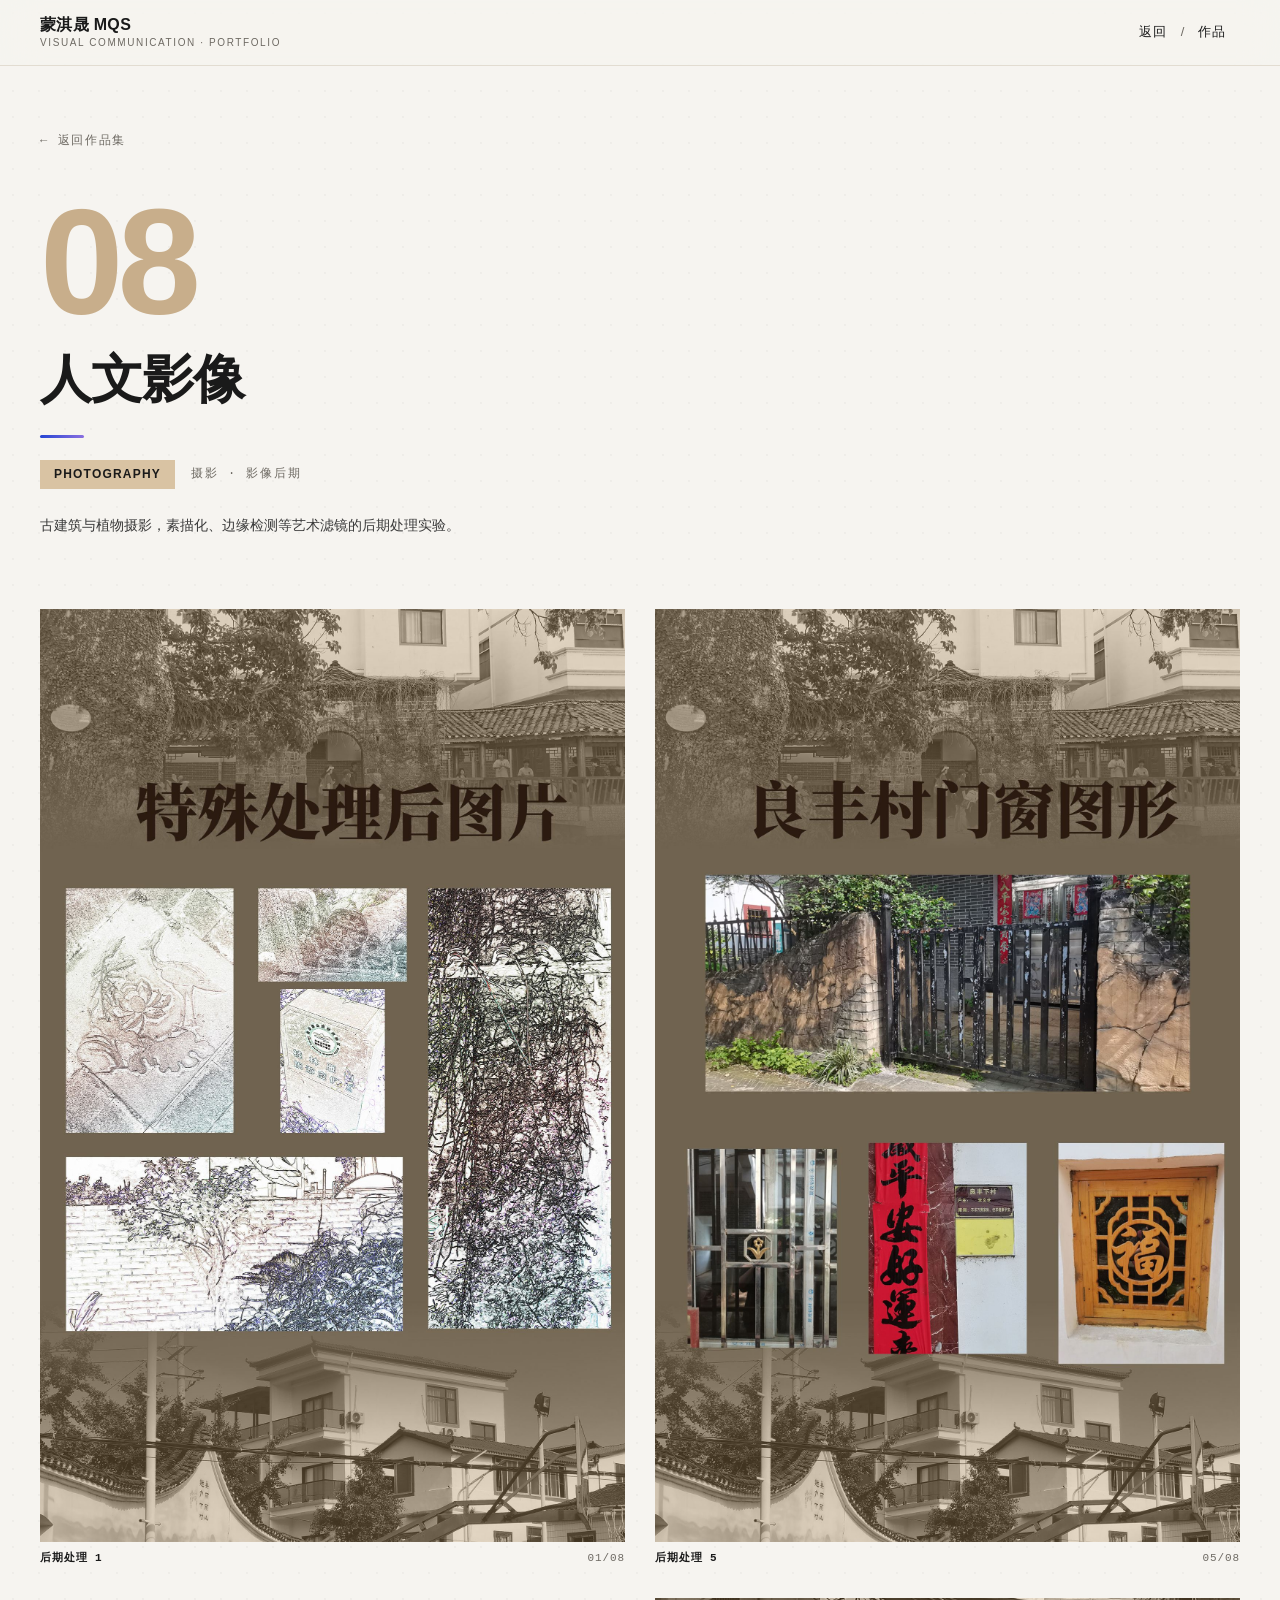
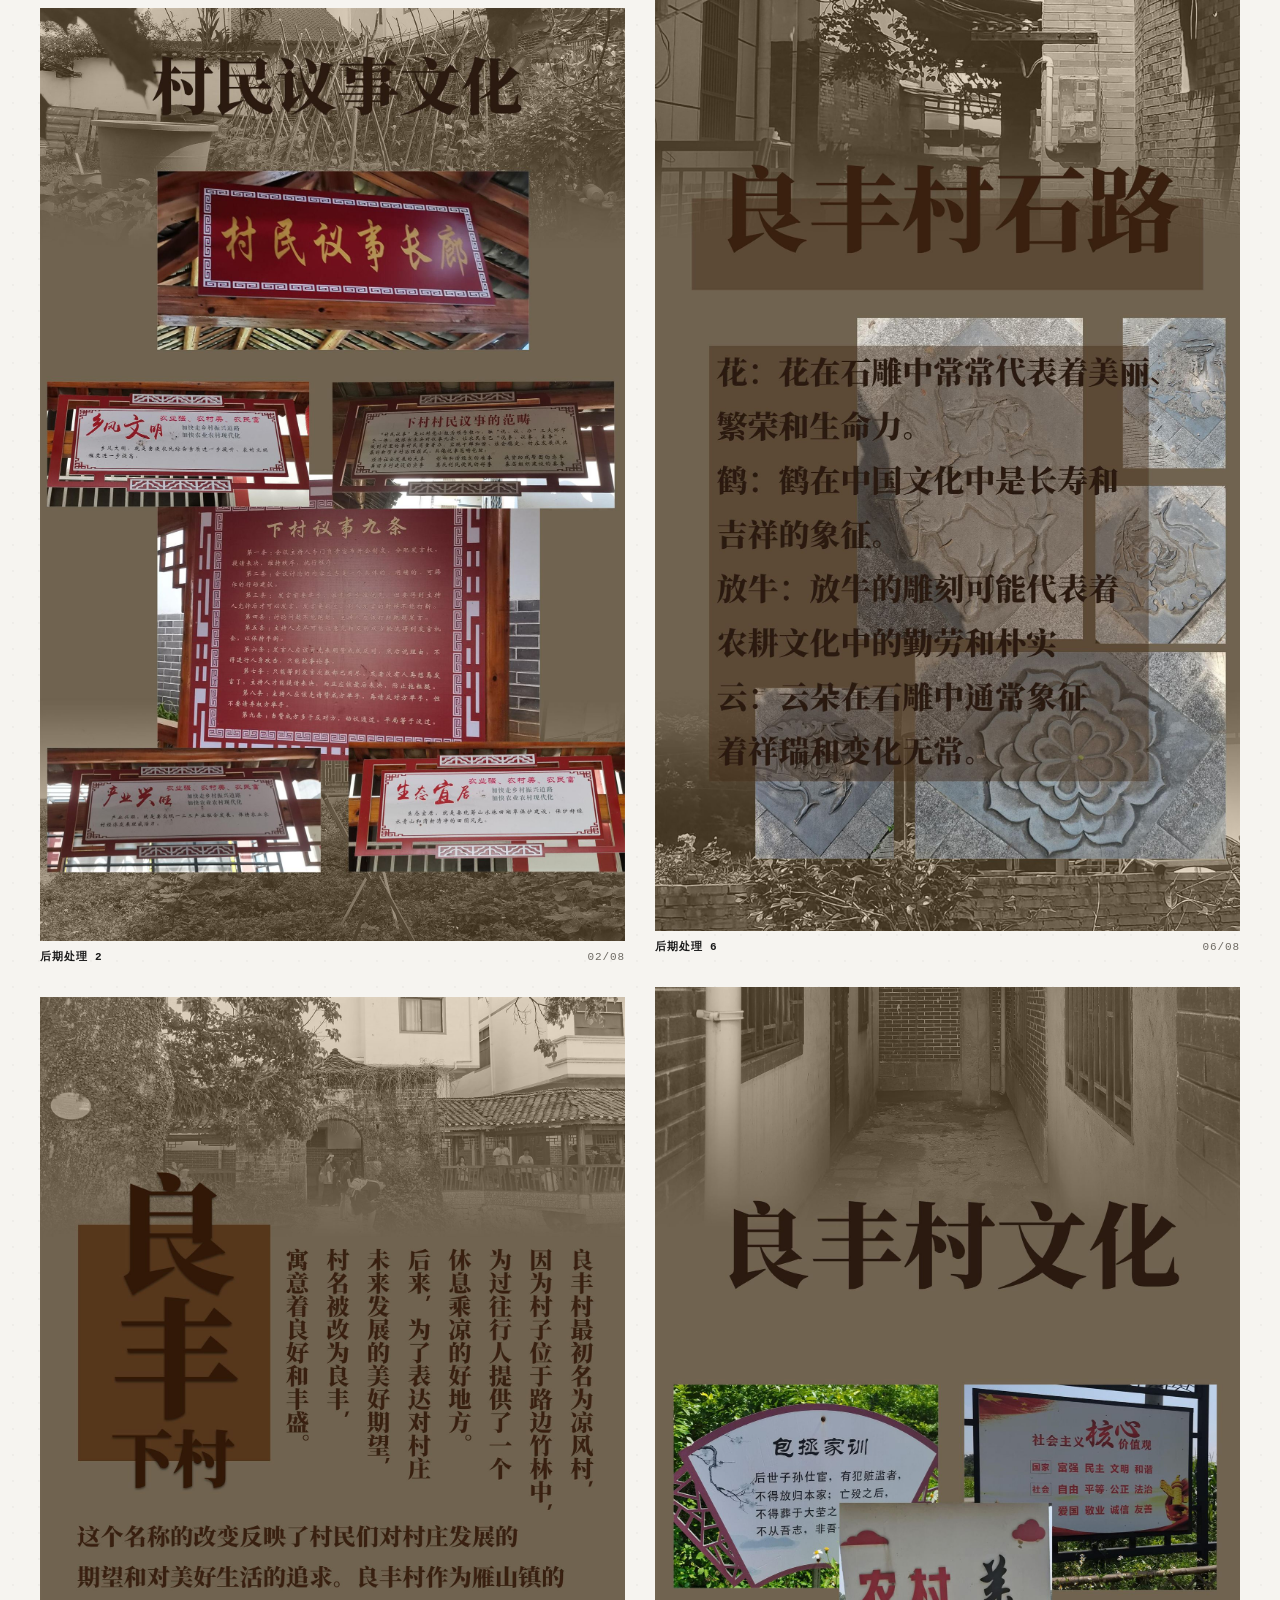
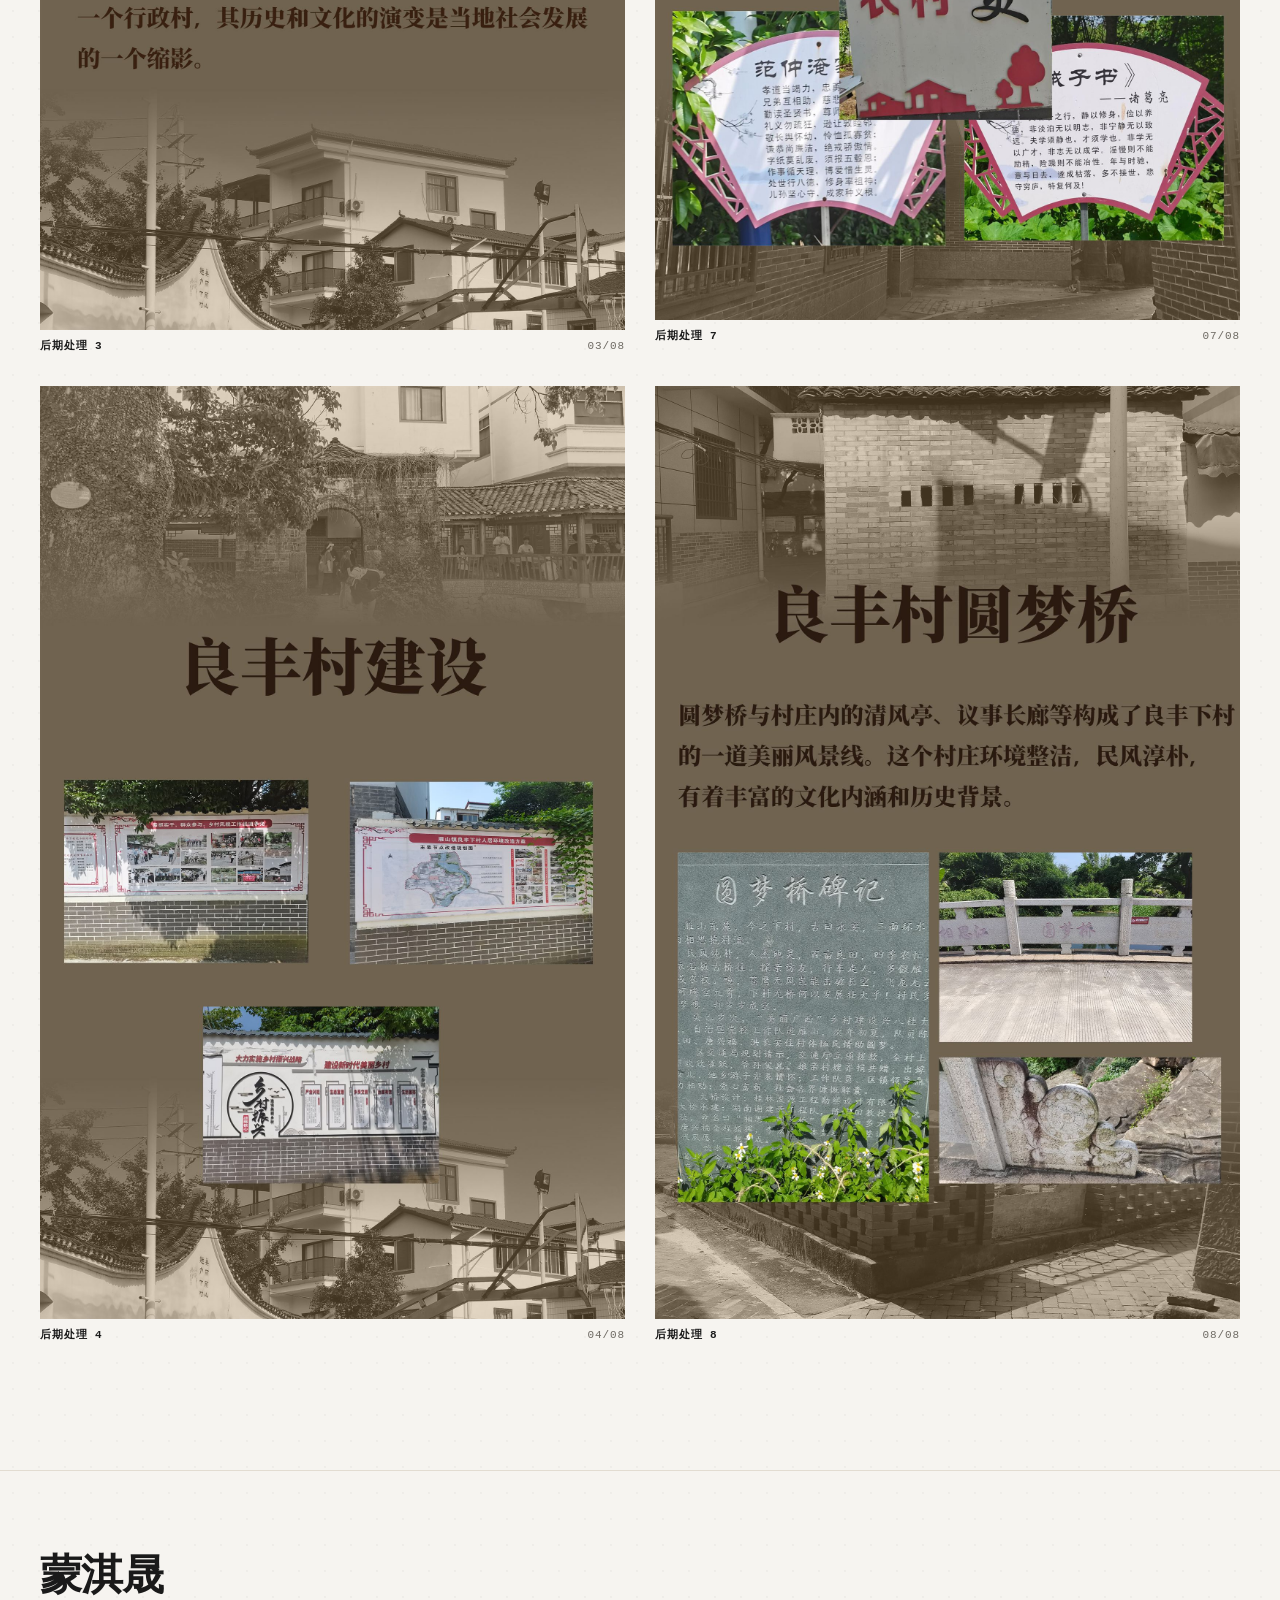
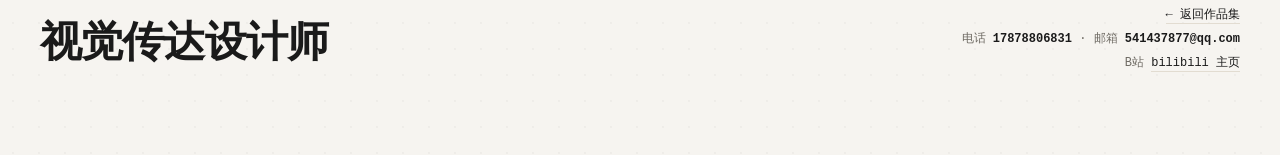
<file: projects/renwen.html>
<!DOCTYPE html>
<html lang="zh-CN">
<head>
<meta charset="UTF-8">
<meta name="viewport" content="width=device-width, initial-scale=1.0">
<title>人文影像 · 蒙淇晟作品集</title>
<link rel="stylesheet" href="../style.css">
<script>document.documentElement.classList.add('js')</script>
</head>
<body>
<header>
  <div class="logo"><b>蒙淇晟 MQS</b><span>Visual Communication · Portfolio</span></div>
  <nav><a href="../index.html">返回</a><i>/</i><a href="../index.html#work">作品</a></nav>
</header>

<section class="sub-hero">
  <a class="back" href="../index.html">← 返回作品集</a>
  <div class="num"><span class="k">08</span></div>
  <div class="ttl">人文影像</div>
  <div class="meta"><span class="kraft">PHOTOGRAPHY</span><span class="cat">摄影 · 影像后期</span></div>
  <div class="desc">古建筑与植物摄影，素描化、边缘检测等艺术滤镜的后期处理实验。</div>
</section>

<section class="collage">
  <figure class="reveal"><img src="../images/renwen/01.jpg" alt="后期处理 1" loading="lazy"><figcaption><b>后期处理 1</b><span>01/08</span></figcaption></figure>
  <figure class="reveal"><img src="../images/renwen/02.jpg" alt="后期处理 2" loading="lazy"><figcaption><b>后期处理 2</b><span>02/08</span></figcaption></figure>
  <figure class="reveal"><img src="../images/renwen/03.jpg" alt="后期处理 3" loading="lazy"><figcaption><b>后期处理 3</b><span>03/08</span></figcaption></figure>
  <figure class="reveal"><img src="../images/renwen/04.jpg" alt="后期处理 4" loading="lazy"><figcaption><b>后期处理 4</b><span>04/08</span></figcaption></figure>
  <figure class="reveal"><img src="../images/renwen/05.jpg" alt="后期处理 5" loading="lazy"><figcaption><b>后期处理 5</b><span>05/08</span></figcaption></figure>
  <figure class="reveal"><img src="../images/renwen/06.jpg" alt="后期处理 6" loading="lazy"><figcaption><b>后期处理 6</b><span>06/08</span></figcaption></figure>
  <figure class="reveal"><img src="../images/renwen/07.jpg" alt="后期处理 7" loading="lazy"><figcaption><b>后期处理 7</b><span>07/08</span></figcaption></figure>
  <figure class="reveal"><img src="../images/renwen/08.jpg" alt="后期处理 8" loading="lazy"><figcaption><b>后期处理 8</b><span>08/08</span></figcaption></figure>
</section>

<footer id="contact">
  <div class="big">蒙淇晟<br>视觉传达设计师</div>
  <div class="ct"><a href="../index.html">← 返回作品集</a><br>电话 <b>17878806831</b> · 邮箱 <b>541437877@qq.com</b><br>B站 <a href="https://space.bilibili.com/111162528?spm_id_from=333.1007.0.0" target="_blank" rel="noopener">bilibili 主页</a></div>
</footer>
<script src="../script.js" defer></script>
</body>
</html>
</file>
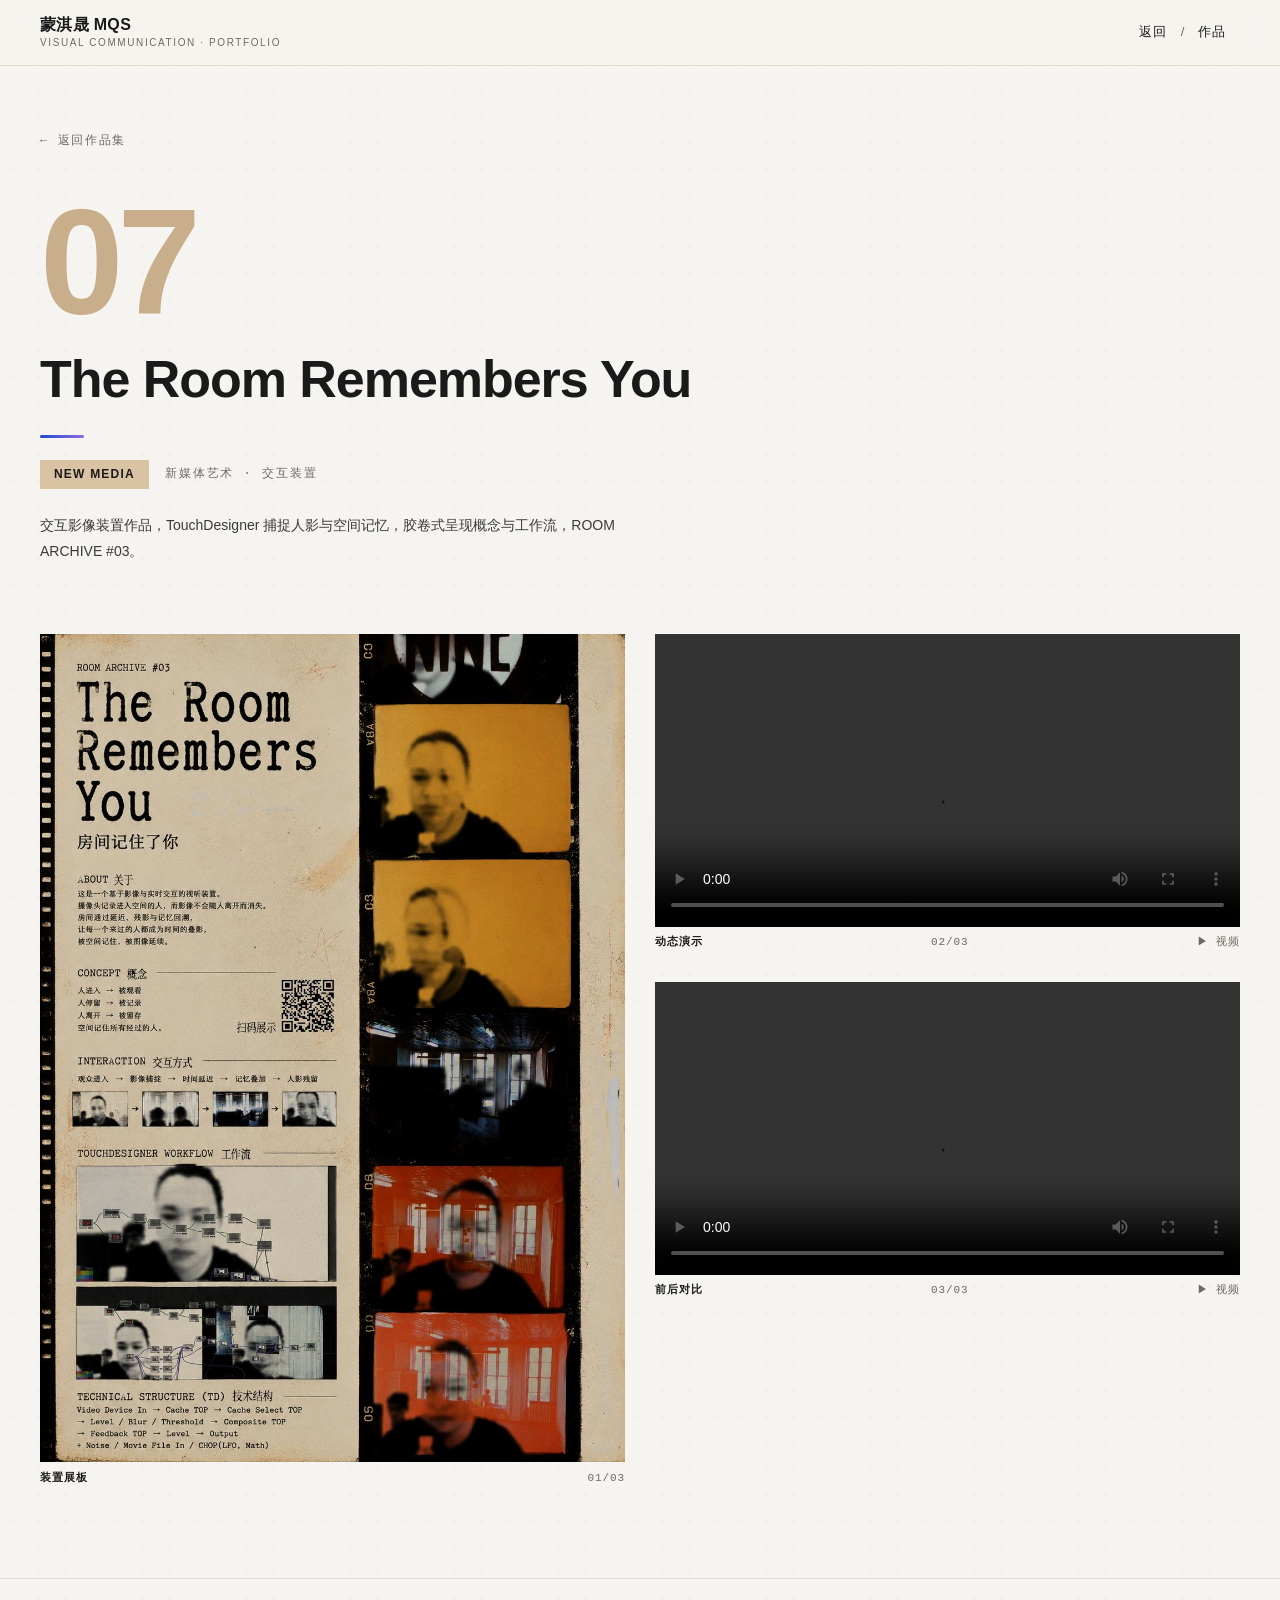
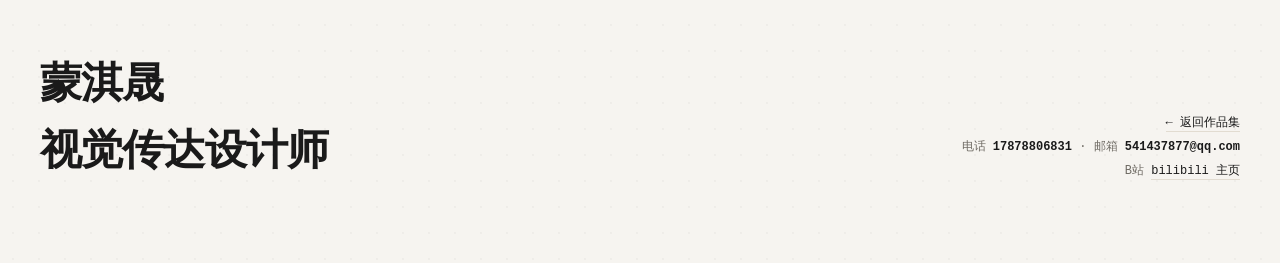
<file: projects/room.html>
<!DOCTYPE html>
<html lang="zh-CN">
<head>
<meta charset="UTF-8">
<meta name="viewport" content="width=device-width, initial-scale=1.0">
<title>The Room Remembers You · 蒙淇晟作品集</title>
<link rel="stylesheet" href="../style.css">
<script>document.documentElement.classList.add('js')</script>
</head>
<body>
<header>
  <div class="logo"><b>蒙淇晟 MQS</b><span>Visual Communication · Portfolio</span></div>
  <nav><a href="../index.html">返回</a><i>/</i><a href="../index.html#work">作品</a></nav>
</header>

<section class="sub-hero">
  <a class="back" href="../index.html">← 返回作品集</a>
  <div class="num"><span class="k">07</span></div>
  <div class="ttl">The Room Remembers You</div>
  <div class="meta"><span class="kraft">NEW MEDIA</span><span class="cat">新媒体艺术 · 交互装置</span></div>
  <div class="desc">交互影像装置作品，TouchDesigner 捕捉人影与空间记忆，胶卷式呈现概念与工作流，ROOM ARCHIVE #03。</div>
</section>

<section class="collage">
  <figure class="reveal"><img src="../images/room/01.jpg" alt="装置展板" loading="lazy"><figcaption><b>装置展板</b><span>01/03</span></figcaption></figure>
  <figure class="video reveal"><video src="../videos/room/01.mp4" controls preload="metadata" playsinline></video><figcaption><b>动态演示</b><span>02/03</span></figcaption></figure>
  <figure class="video reveal"><video src="../videos/room/02.mp4" controls preload="metadata" playsinline></video><figcaption><b>前后对比</b><span>03/03</span></figcaption></figure>
</section>

<footer id="contact">
  <div class="big">蒙淇晟<br>视觉传达设计师</div>
  <div class="ct"><a href="../index.html">← 返回作品集</a><br>电话 <b>17878806831</b> · 邮箱 <b>541437877@qq.com</b><br>B站 <a href="https://space.bilibili.com/111162528?spm_id_from=333.1007.0.0" target="_blank" rel="noopener">bilibili 主页</a></div>
</footer>
<script src="../script.js" defer></script>
</body>
</html>
</file>
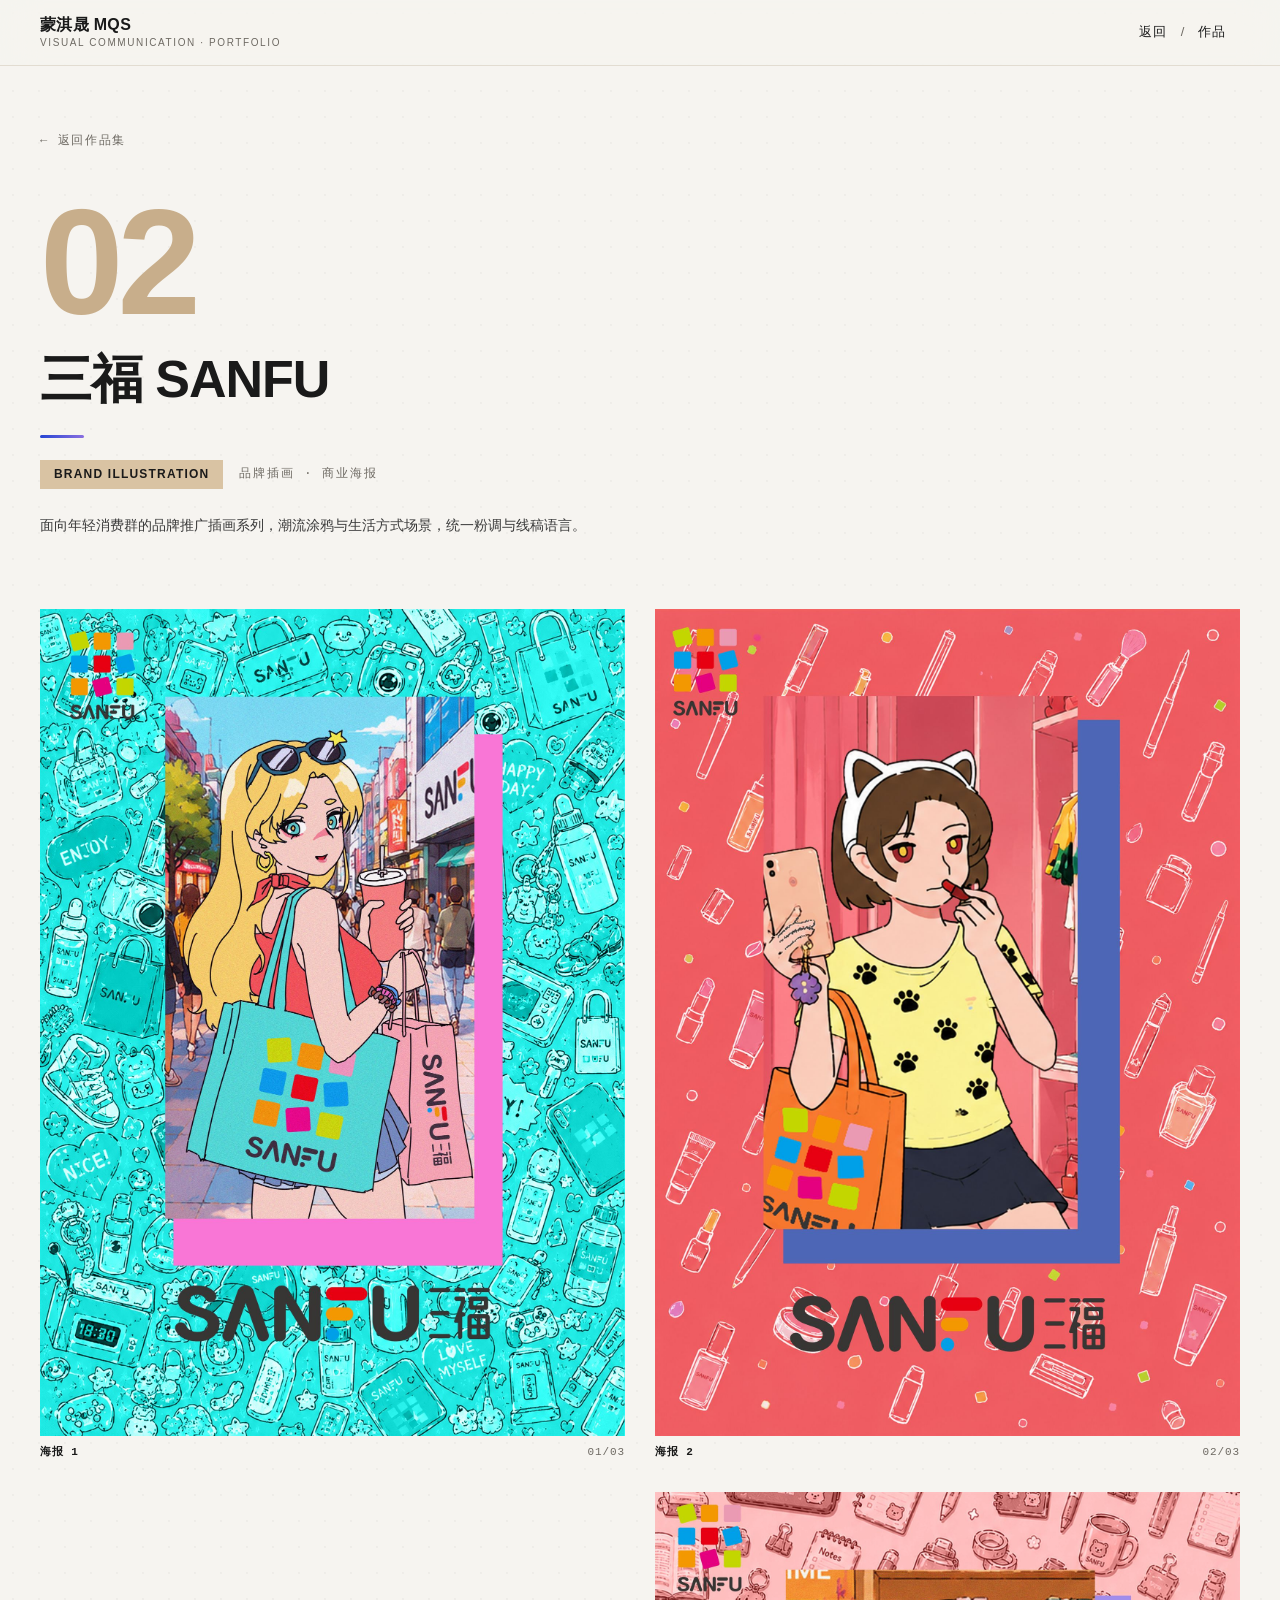
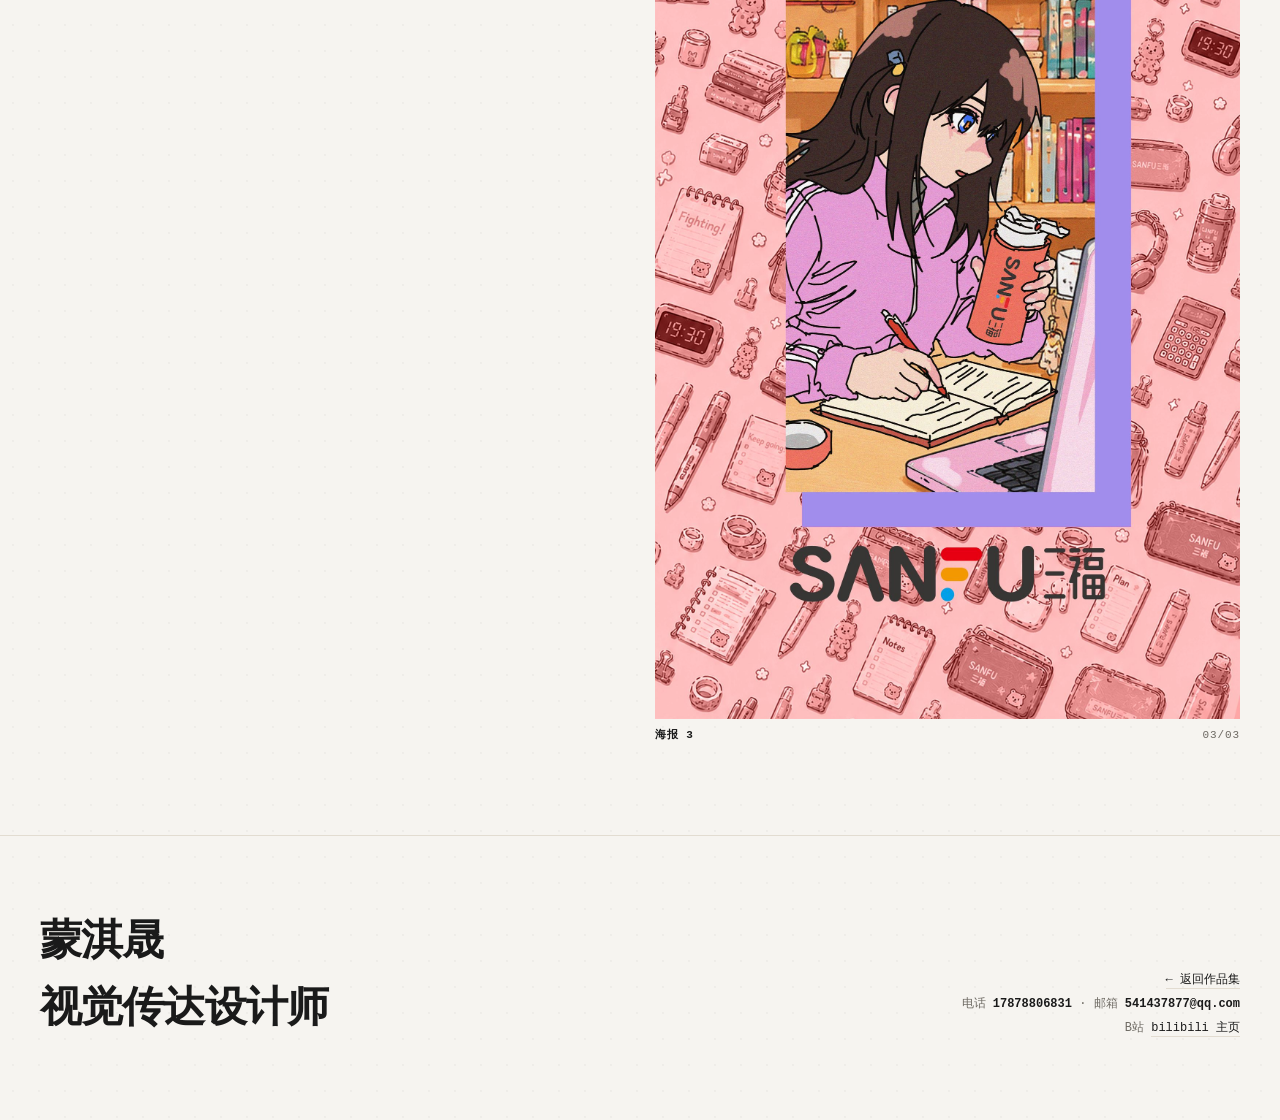
<file: projects/sanfu.html>
<!DOCTYPE html>
<html lang="zh-CN">
<head>
<meta charset="UTF-8">
<meta name="viewport" content="width=device-width, initial-scale=1.0">
<title>三福 SANFU · 蒙淇晟作品集</title>
<link rel="stylesheet" href="../style.css">
<script>document.documentElement.classList.add('js')</script>
</head>
<body>
<header>
  <div class="logo"><b>蒙淇晟 MQS</b><span>Visual Communication · Portfolio</span></div>
  <nav><a href="../index.html">返回</a><i>/</i><a href="../index.html#work">作品</a></nav>
</header>

<section class="sub-hero">
  <a class="back" href="../index.html">← 返回作品集</a>
  <div class="num"><span class="k">02</span></div>
  <div class="ttl">三福 SANFU</div>
  <div class="meta"><span class="kraft">BRAND ILLUSTRATION</span><span class="cat">品牌插画 · 商业海报</span></div>
  <div class="desc">面向年轻消费群的品牌推广插画系列，潮流涂鸦与生活方式场景，统一粉调与线稿语言。</div>
</section>

<section class="collage">
  <figure class="reveal"><img src="../images/sanfu/01.jpg" alt="海报 1" loading="lazy"><figcaption><b>海报 1</b><span>01/03</span></figcaption></figure>
  <figure class="reveal"><img src="../images/sanfu/02.jpg" alt="海报 2" loading="lazy"><figcaption><b>海报 2</b><span>02/03</span></figcaption></figure>
  <figure class="reveal"><img src="../images/sanfu/03.jpg" alt="海报 3" loading="lazy"><figcaption><b>海报 3</b><span>03/03</span></figcaption></figure>
</section>

<footer id="contact">
  <div class="big">蒙淇晟<br>视觉传达设计师</div>
  <div class="ct"><a href="../index.html">← 返回作品集</a><br>电话 <b>17878806831</b> · 邮箱 <b>541437877@qq.com</b><br>B站 <a href="https://space.bilibili.com/111162528?spm_id_from=333.1007.0.0" target="_blank" rel="noopener">bilibili 主页</a></div>
</footer>
<script src="../script.js" defer></script>
</body>
</html>
</file>
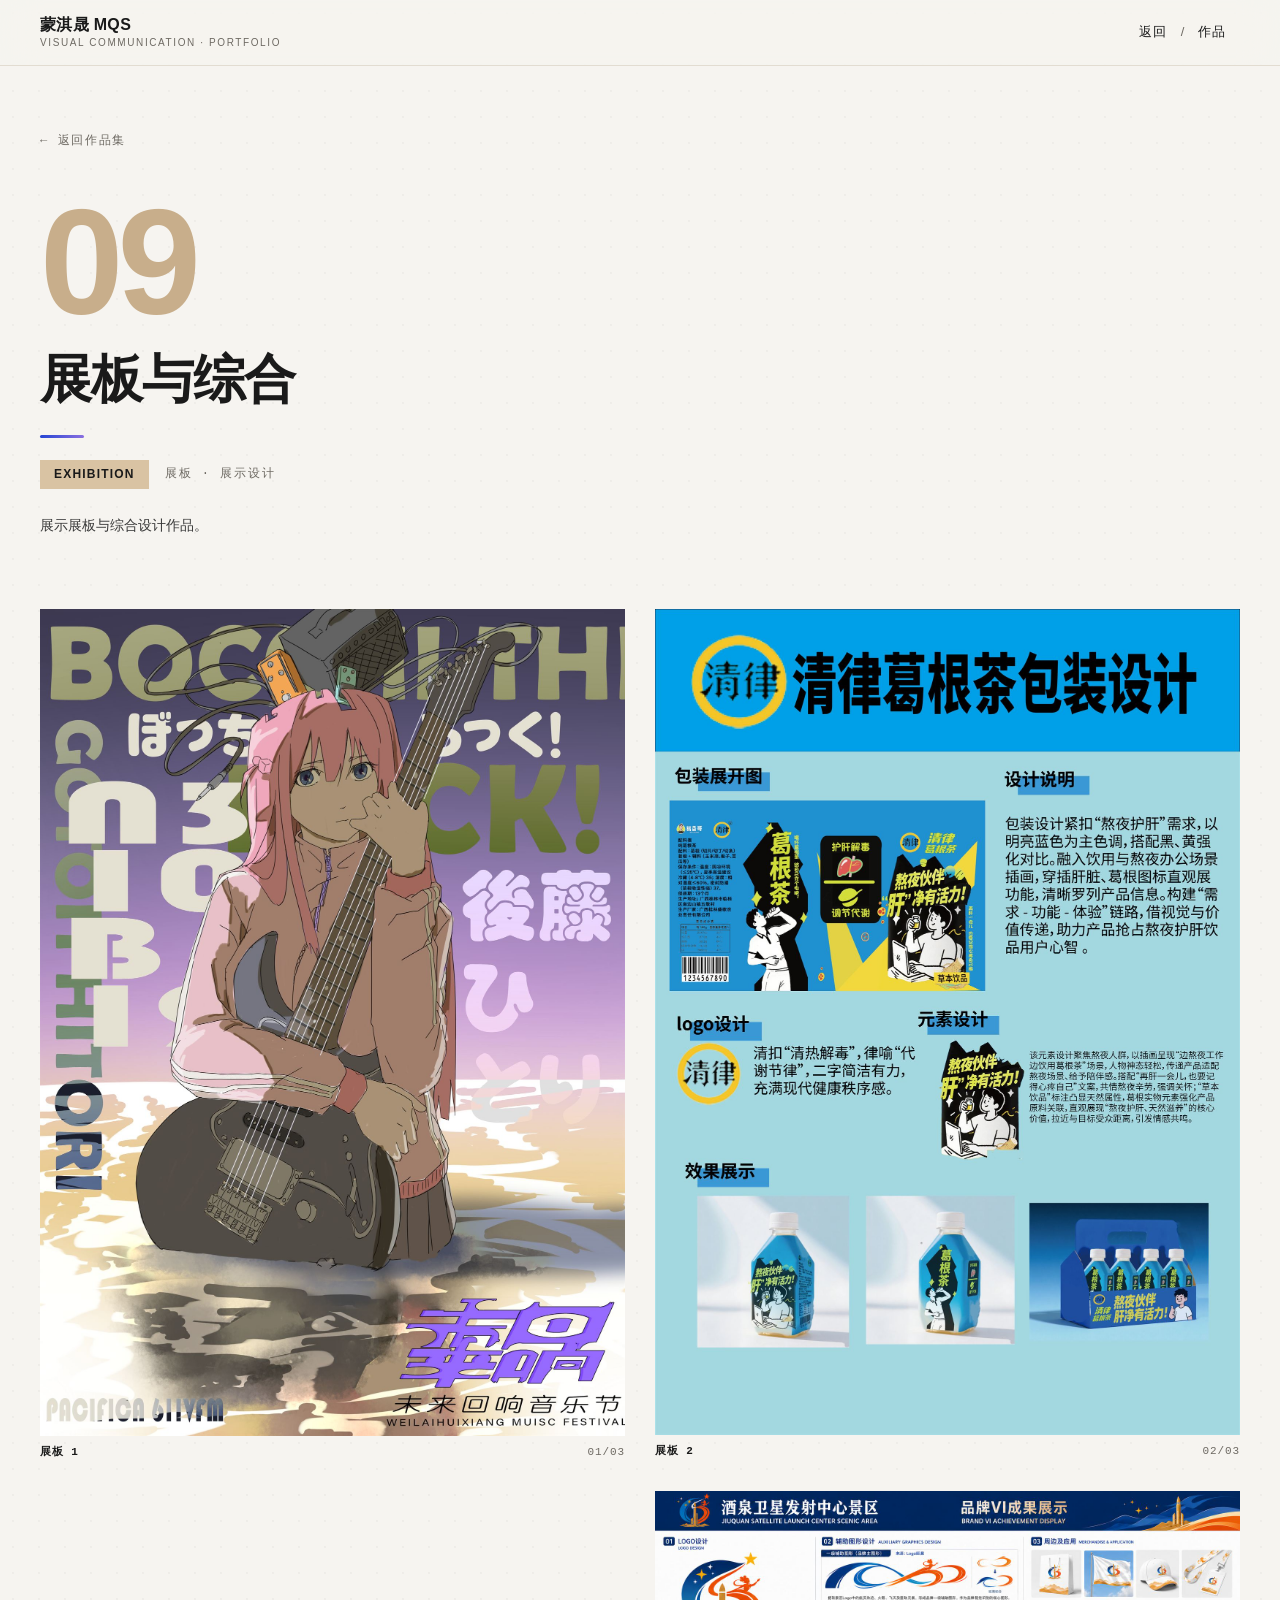
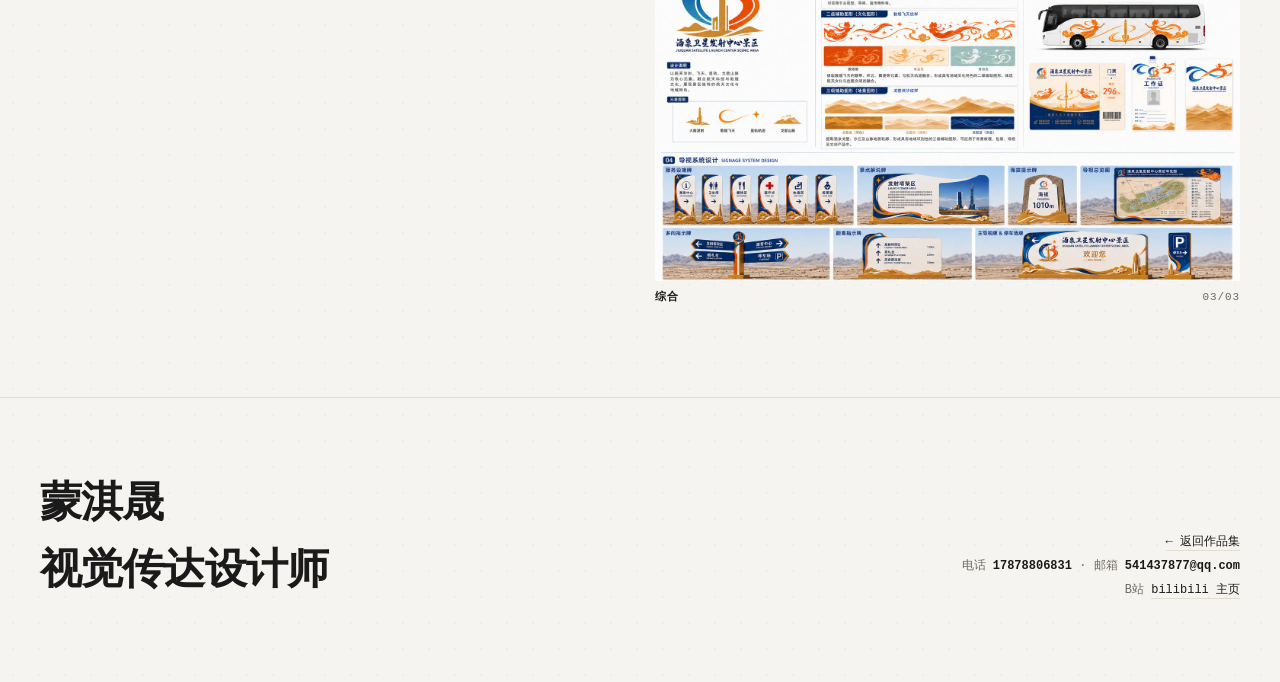
<file: projects/zhanban.html>
<!DOCTYPE html>
<html lang="zh-CN">
<head>
<meta charset="UTF-8">
<meta name="viewport" content="width=device-width, initial-scale=1.0">
<title>展板与综合 · 蒙淇晟作品集</title>
<link rel="stylesheet" href="../style.css">
<script>document.documentElement.classList.add('js')</script>
</head>
<body>
<header>
  <div class="logo"><b>蒙淇晟 MQS</b><span>Visual Communication · Portfolio</span></div>
  <nav><a href="../index.html">返回</a><i>/</i><a href="../index.html#work">作品</a></nav>
</header>

<section class="sub-hero">
  <a class="back" href="../index.html">← 返回作品集</a>
  <div class="num"><span class="k">09</span></div>
  <div class="ttl">展板与综合</div>
  <div class="meta"><span class="kraft">EXHIBITION</span><span class="cat">展板 · 展示设计</span></div>
  <div class="desc">展示展板与综合设计作品。</div>
</section>

<section class="collage">
  <figure class="reveal"><img src="../images/zhanban/01.jpg" alt="展板 1" loading="lazy"><figcaption><b>展板 1</b><span>01/03</span></figcaption></figure>
  <figure class="reveal"><img src="../images/zhanban/02.jpg" alt="展板 2" loading="lazy"><figcaption><b>展板 2</b><span>02/03</span></figcaption></figure>
  <figure class="reveal"><img src="../images/zhanban/03.jpg" alt="综合" loading="lazy"><figcaption><b>综合</b><span>03/03</span></figcaption></figure>
</section>

<footer id="contact">
  <div class="big">蒙淇晟<br>视觉传达设计师</div>
  <div class="ct"><a href="../index.html">← 返回作品集</a><br>电话 <b>17878806831</b> · 邮箱 <b>541437877@qq.com</b><br>B站 <a href="https://space.bilibili.com/111162528?spm_id_from=333.1007.0.0" target="_blank" rel="noopener">bilibili 主页</a></div>
</footer>
<script src="../script.js" defer></script>
</body>
</html>
</file>
<file: style.css>
:root{
  --bg:#F6F4F0;
  --ink:#1A1A1A;
  --gray:#6E6A63;
  --line:#E2DCD1;
  --kraft:#D9C3A3;
  --kraft-deep:#C8AE8B;
  --glass:rgba(246,244,240,.72);
  --blue:#2545D3;
  --violet:#8A6FE0;
  --mono:"Space Mono","JetBrains Mono","Courier New",ui-monospace,monospace;
}
*{margin:0;padding:0;box-sizing:border-box;}
html{scroll-behavior:smooth;}
body{
  background:
    radial-gradient(rgba(26,26,26,.03) 1px,transparent 1.4px) 0 0/26px 26px,
    var(--bg);
  color:var(--ink);
  font-family:"Helvetica Neue",Helvetica,Arial,"PingFang SC","Microsoft YaHei","Noto Sans SC",sans-serif;
  -webkit-font-smoothing:antialiased;text-rendering:optimizeLegibility;
  line-height:1.6;
}
a{color:inherit;text-decoration:none;}
img{display:block;max-width:100%;}

/* ---------- 磨砂玻璃 ---------- */
.glass{
  background:var(--glass);
  backdrop-filter:blur(16px) saturate(1.4);
  -webkit-backdrop-filter:blur(16px) saturate(1.4);
}

/* ---------- header ---------- */
header{
  position:sticky;top:0;z-index:50;
  display:flex;align-items:center;justify-content:space-between;
  padding:16px 40px;border-bottom:1px solid var(--line);
  background:rgba(246,244,240,.7);
  backdrop-filter:blur(18px) saturate(1.5);
  -webkit-backdrop-filter:blur(18px) saturate(1.5);
}
.logo{display:flex;flex-direction:column;line-height:1.15;}
.logo b{font-size:16px;font-weight:800;letter-spacing:.02em;}
.logo span{font-size:10px;color:var(--gray);letter-spacing:.16em;margin-top:3px;text-transform:uppercase;}
nav{display:flex;align-items:center;font-size:13px;}
nav a{padding:4px 14px;letter-spacing:.06em;}
nav a:hover{text-decoration:underline;text-underline-offset:3px;}
nav i{color:var(--gray);font-style:normal;}

.wrap{padding:0 40px;}

/* ---------- micro label ---------- */
.eyebrow{
  font-size:11px;letter-spacing:.3em;color:var(--gray);text-transform:uppercase;
  display:flex;align-items:center;gap:14px;margin-bottom:22px;
}
.eyebrow::before{content:"";width:30px;height:1px;background:var(--ink);}

/* ---------- hero ---------- */
.hero{padding:96px 40px 40px;}
.hero h1{
  font-size:clamp(56px,11vw,150px);font-weight:900;line-height:.88;letter-spacing:-.04em;
  animation:fadeUp .9s cubic-bezier(.2,.7,.2,1) both;
}
.hero h1 .light{font-weight:300;color:var(--gray);}
.hero .sub{
  margin-top:34px;display:flex;justify-content:space-between;align-items:flex-end;
  border-top:1px solid var(--line);padding-top:16px;
  animation:fadeUp .9s .15s cubic-bezier(.2,.7,.2,1) both;
}
.hero .sub .role{font-size:15px;font-weight:600;letter-spacing:.05em;}
.hero .sub .desc{font-size:12px;color:var(--gray);letter-spacing:.05em;max-width:480px;text-align:right;line-height:1.7;}

/* ---------- kraft block ---------- */
.kraft{display:inline-flex;align-items:center;justify-content:center;background:var(--kraft);color:var(--ink);font-weight:800;}

/* ---------- about ---------- */
.about{display:grid;grid-template-columns:1fr 1.2fr;gap:60px;padding:80px 40px;border-top:1px solid var(--line);}
.about .l .eyebrow{margin-bottom:26px;}
.about .slogan{font-size:clamp(30px,4vw,52px);font-weight:800;line-height:1.06;letter-spacing:-.02em;}
.about .slogan .dot{color:var(--kraft-deep);}
.about .body{margin-top:26px;font-size:15px;line-height:1.9;color:#333;max-width:520px;}
.about .meta{margin-top:30px;display:flex;flex-wrap:wrap;gap:10px;}
.about .meta span{font-size:11px;letter-spacing:.08em;color:var(--gray);border:1px solid var(--line);padding:6px 12px;}
.about .portrait{width:140px;height:auto;border:5px solid #fff;outline:1px solid var(--line);margin-bottom:28px;}

/* ---------- catalogue ---------- */
.catalogue{padding:90px 40px 60px;border-top:1px solid var(--line);}
.catalogue .sec-head{display:flex;align-items:baseline;justify-content:space-between;margin-bottom:56px;}
.catalogue .sec-head h2{font-size:clamp(28px,4vw,42px);font-weight:800;letter-spacing:-.02em;}
.catalogue .sec-head span{font-size:11px;letter-spacing:.24em;color:var(--gray);text-transform:uppercase;}
.grid{display:grid;grid-template-columns:repeat(3,1fr);gap:40px 44px;}
.card{display:block;}
.card:nth-child(3n+2){margin-top:56px;}
.card:nth-child(3n){margin-top:112px;}
.card .thumb{overflow:hidden;background:#ECEAE4;margin-bottom:18px;position:relative;}
.card .thumb img{width:100%;height:auto;transition:transform .7s cubic-bezier(.2,.7,.2,1);}
.card .thumb .ph{min-height:240px;display:flex;align-items:center;justify-content:center;background:var(--kraft);font-size:72px;font-weight:900;letter-spacing:-.02em;transition:transform .7s cubic-bezier(.2,.7,.2,1);}
.card:hover .thumb img,.card:hover .thumb .ph{transform:scale(1.04);}
.card .thumb .veil{
  position:absolute;inset:0;display:flex;align-items:flex-end;justify-content:space-between;padding:14px 16px;
  background:rgba(26,26,26,.06);backdrop-filter:blur(3px);-webkit-backdrop-filter:blur(3px);
  opacity:0;transition:opacity .4s ease;
}
.card:hover .thumb .veil{opacity:1;}
.card .thumb .veil span{color:#fff;font-size:12px;letter-spacing:.2em;text-transform:uppercase;text-shadow:0 1px 3px rgba(0,0,0,.4);}
.card .row{display:flex;align-items:baseline;gap:14px;margin-bottom:8px;}
.card .row .kraft{font-size:15px;padding:4px 12px;letter-spacing:.02em;}
.card .ttl{font-size:21px;font-weight:700;letter-spacing:.01em;}
.card .cat{font-size:11px;color:var(--gray);letter-spacing:.16em;text-transform:uppercase;}
.card .desc{font-size:12.5px;color:#3A3A3A;line-height:1.7;margin-top:10px;max-width:440px;}

/* ---------- footer ---------- */
footer{padding:70px 40px 80px;border-top:1px solid var(--line);display:flex;flex-wrap:wrap;justify-content:space-between;align-items:flex-end;gap:24px;}
footer .big{font-size:clamp(26px,3.6vw,42px);font-weight:800;letter-spacing:-.02em;}
footer .ct{font-size:12px;color:var(--gray);line-height:2;text-align:right;}
footer .ct b{color:var(--ink);font-weight:600;}

/* ============ sub-page ============ */
.sub-hero{padding:60px 40px 40px;}
.back{font-size:12px;letter-spacing:.14em;color:var(--gray);text-transform:uppercase;display:inline-flex;align-items:center;gap:10px;margin-bottom:44px;}
.back:hover{color:var(--ink);}
.sub-hero .num{font-size:clamp(70px,12vw,150px);font-weight:900;line-height:.9;letter-spacing:-.04em;animation:fadeUp .9s cubic-bezier(.2,.7,.2,1) both;}
.sub-hero .num .k{color:var(--kraft-deep);}
.sub-hero .ttl{font-size:clamp(30px,5vw,52px);font-weight:800;letter-spacing:-.02em;margin-top:8px;animation:fadeUp .9s .1s cubic-bezier(.2,.7,.2,1) both;}
.sub-hero .meta{display:flex;align-items:center;gap:16px;margin-top:22px;flex-wrap:wrap;animation:fadeUp .9s .2s cubic-bezier(.2,.7,.2,1) both;}
.sub-hero .meta .kraft{font-size:12px;padding:5px 14px;letter-spacing:.1em;}
.sub-hero .meta .cat{font-size:12px;letter-spacing:.16em;color:var(--gray);text-transform:uppercase;}
.sub-hero .desc{font-size:14px;color:#3A3A3A;line-height:1.8;max-width:640px;margin-top:24px;animation:fadeUp .9s .3s cubic-bezier(.2,.7,.2,1) both;}

/* collage —— 错落有致 */
.collage{columns:2;column-gap:30px;padding:30px 40px 90px;}
.collage figure{break-inside:avoid;margin:0 0 30px;}
.collage figure:nth-child(3n+2){margin-top:40px;}
.collage img{width:100%;height:auto;background:#ECEAE4;}
.collage video{width:100%;height:auto;background:#141210;display:block;}
.collage figcaption{font-size:11px;color:var(--gray);letter-spacing:.08em;margin-top:8px;display:flex;justify-content:space-between;}
.collage figcaption b{color:var(--ink);font-weight:600;}
.collage figure.video figcaption::after{content:"▶ 视频";}

/* ---------- 滚动浮现动效 ---------- */
html.js .reveal{opacity:0;transform:translateY(26px);transition:opacity .8s cubic-bezier(.2,.7,.2,1),transform .8s cubic-bezier(.2,.7,.2,1);}
html.js .reveal.in{opacity:1;transform:none;}
@keyframes fadeUp{from{opacity:0;transform:translateY(28px);}to{opacity:1;transform:none;}}

@media (prefers-reduced-motion:reduce){
  *{animation:none!important;transition:none!important;}
  .reveal{opacity:1;transform:none;}
}

/* ---------- 响应式 ---------- */
@media(max-width:900px){
  .wrap,.hero,.about,.catalogue,.sub-hero,.collage,footer,header{padding-left:26px;padding-right:26px;}
  .grid{grid-template-columns:1fr 1fr;gap:36px 32px;}
  .card:nth-child(3n+2),.card:nth-child(3n){margin-top:0;}
  .card:nth-child(2n){margin-top:48px;}
  .about{grid-template-columns:1fr;gap:36px;}
  .hero .sub{flex-direction:column;align-items:flex-start;gap:12px;}
  .hero .sub .desc{text-align:left;}
  .collage{columns:1;}
  .collage figure:nth-child(3n+2){margin-top:0;}
}
@media(max-width:560px){
  header{padding:13px 18px;}
  .logo b{font-size:15px;}
  .logo span{display:none;}
  nav a{padding:4px 9px;font-size:12px;}
  .hero{padding:60px 18px 24px;}
  .hero h1{font-size:clamp(44px,16vw,72px);}
  .wrap,.hero,.about,.catalogue,.sub-hero,.collage,footer{padding-left:18px;padding-right:18px;}
  .grid{grid-template-columns:1fr;gap:40px;}
  .card:nth-child(2n){margin-top:0;}
  .catalogue .sec-head{flex-direction:column;align-items:flex-start;gap:8px;}
  .about .portrait{width:120px;}
  footer{padding:48px 18px 60px;}
  footer .ct{text-align:left;}
}

/* ---------- 作品目录 · 折叠展开 ---------- */
.dir{border-top:1px solid var(--line);}
.dir-item{border-bottom:1px solid var(--line);}
.dir-head{
  width:100%;display:flex;align-items:center;gap:16px;padding:22px 0;
  background:none;border:none;cursor:pointer;text-align:left;font:inherit;color:var(--ink);
}
.dir-head .kraft{font-size:15px;padding:5px 13px;flex:none;}
.dir-ttl{font-size:22px;font-weight:700;letter-spacing:.01em;flex:none;}
.dir-cat{font-size:11px;color:var(--gray);letter-spacing:.14em;text-transform:uppercase;flex:1;}
.dir-plus{font-size:24px;font-weight:300;color:var(--gray);transition:transform .4s ease;flex:none;line-height:1;}
.dir-item.open .dir-plus{transform:rotate(45deg);}
.dir-body{display:grid;grid-template-rows:0fr;transition:grid-template-rows .55s cubic-bezier(.2,.7,.2,1);}
.dir-inner{overflow:hidden;padding-left:52px;}
.dir-item.open .dir-body{grid-template-rows:1fr;}
.dir-item.open .dir-inner{padding-bottom:22px;}
.dir-desc{font-size:13px;color:#3A3A3A;line-height:1.7;max-width:680px;margin:2px 0 16px;}
.dir-thumbs{display:flex;flex-wrap:wrap;gap:10px;margin-bottom:18px;}
.dir-thumbs img{height:92px;width:auto;display:block;background:#eee;transition:transform .3s ease;}
.dir-thumbs a:hover img{transform:scale(1.05);}
.dir-thumbs-empty{font-size:12px;color:var(--gray);letter-spacing:.1em;}
.dir-link{font-size:12px;letter-spacing:.14em;color:var(--ink);border-bottom:1px solid var(--ink);padding-bottom:2px;}

@media(max-width:560px){
  .dir-head{gap:12px;padding:18px 0;}
  .dir-ttl{font-size:18px;}
  .dir-cat{font-size:10px;letter-spacing:.08em;}
  .dir-inner{padding-left:0;}
}

/* ---------- 新极简主义质感 ---------- */
.eyebrow,.dir-cat,.collage figcaption,.sub-hero .meta .cat,footer .ct,.hero .sub .desc,.dir-link,.back{
  font-family:var(--mono);
}
.eyebrow::before{background:linear-gradient(90deg,var(--blue),transparent);}
nav a:hover,.back:hover,.dir-link:hover{color:var(--blue);}
.dir-link:hover{border-color:var(--blue);}
.dir-item.open .dir-plus{color:var(--blue);}
.dir-head:hover .dir-ttl{color:var(--blue);}
.sec-head h2::after,.sub-hero .ttl::after{
  content:"";display:block;width:44px;height:3px;margin-top:14px;
  background:linear-gradient(90deg,var(--blue),var(--violet));border-radius:2px;
}

/* 合作标记 */
.collab-tag{
  font-family:var(--mono);font-size:9px;letter-spacing:.1em;color:var(--gray);
  border:1px solid var(--line);padding:2px 7px;border-radius:2px;text-transform:uppercase;flex:none;
}

/* 加强：hero 半调圆点装饰 */
.hero{position:relative;}
.hero::after{
  content:"";position:absolute;top:120px;right:44px;width:150px;height:150px;
  background-image:radial-gradient(rgba(37,69,211,.16) 1.5px,transparent 1.7px);
  background-size:17px 17px;pointer-events:none;
  -webkit-mask-image:radial-gradient(circle,#000 42%,transparent 74%);
  mask-image:radial-gradient(circle,#000 42%,transparent 74%);
}
@media(max-width:560px){ .hero::after{display:none;} }

footer a{color:var(--ink);border-bottom:1px solid var(--line);padding-bottom:1px;}
footer a:hover{color:var(--blue);border-color:var(--blue);}
</file>
